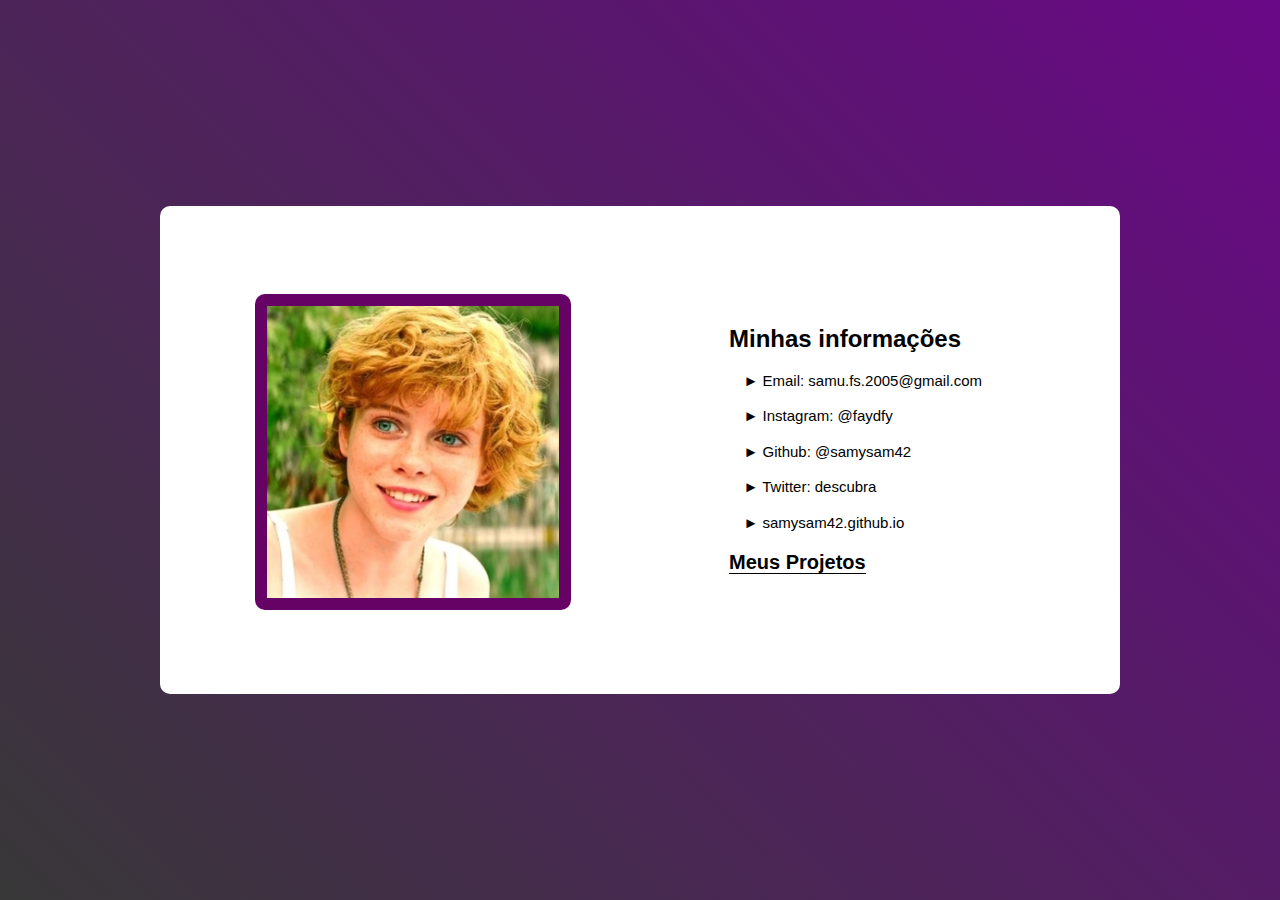
<file: index.html>
<!DOCTYPE html>
<html lang="en">
<head>
	<title>Perfil Pessoal</title>
	<meta charset="UTF-8">
	<meta name="viewport" content="width=device-width, initial-scale=1">
	<link rel="icon" type="image/png" href="images/icons/favicon.ico"/>
	<link rel="stylesheet" type="text/css" href="main.css">
<!--===============================================================================================-->
</head>
<body>
	
	<div class="limiter">
		<div class="container-login100">
			<div class="wrap-login100">
				<div class="login100-pic js-tilt" data-tilt>
					<img style="border: solid rgb(102, 2, 102) 12px; margin-top: -28%; margin-bottom: 15%; border-radius: 10px" src="images/eu.jpg" alt="IMG">
				</div>

				<form class="login100-form validate-form">
					<span style="padding: 5%; margin-top: -25%; font-family: helvetica; color: black;" class="login100-form-title">
						<b>Minhas informações</b>
					</span>

					<div class="wrap-input100 validate-input">
						<a style="margin-left: 15%; font-size: 15px; font-family: helvetica; color: black;">► Email: samu.fs.2005@gmail.com</a>
					
						<span class="symbol-input100">
							<i class="fa fa-envelope" aria-hidden="true"></i>
						</span>
					</div>


					<div class="wrap-input100 validate-input">
						<a style="margin-left: 15%; font-size: 15px; font-family: helvetica; color: black;">► Instagram: @faydfy</a>
					
						<span class="symbol-input100">
							<i class="fa fa-instagram" aria-hidden="true"></i>
						</span>
					</div>

					<div class="wrap-input100 validate-input">
						<a style="margin-left: 15%; font-size: 15px; font-family: helvetica; color: black;">► Github: @samysam42</a>
					
						<span class="symbol-input100">
							<i class="fa fa-github" aria-hidden="true"></i>
						</span>
					</div>

					<div class="wrap-input100 validate-input">
						<a style="margin-left: 15%; font-size: 15px; font-family: helvetica; color: black;">► Twitter: descubra</a>
					
						<span class="symbol-input100">
							<i class="fa fa-twitter" aria-hidden="true"></i>
						</span>
					</div>

					<div class="wrap-input100 validate-input">
						<a style="margin-left: 15%; font-size: 15px; font-family: helvetica; color: black;">► samysam42.github.io</a>
					
						<span class="symbol-input100">
							<i class="fa fa-codepen" aria-hidden="true"></i>
						</span>
					</div>

					<div class="wrap-input100 validate-input">
						<a href="projects.html" style="margin-left: 10%; font-size: 20px; font-family: helvetica; color: black; text-decoration: none; border-bottom: 1px solid black;"><b>Meus Projetos</b></a>
					
						<span class="symbol-input100">
							<i class="fa fa-link" aria-hidden="true"></i>
						</span>
					</div>
				</form>
			</div>
		</div>
	</div>
</body>
</file>
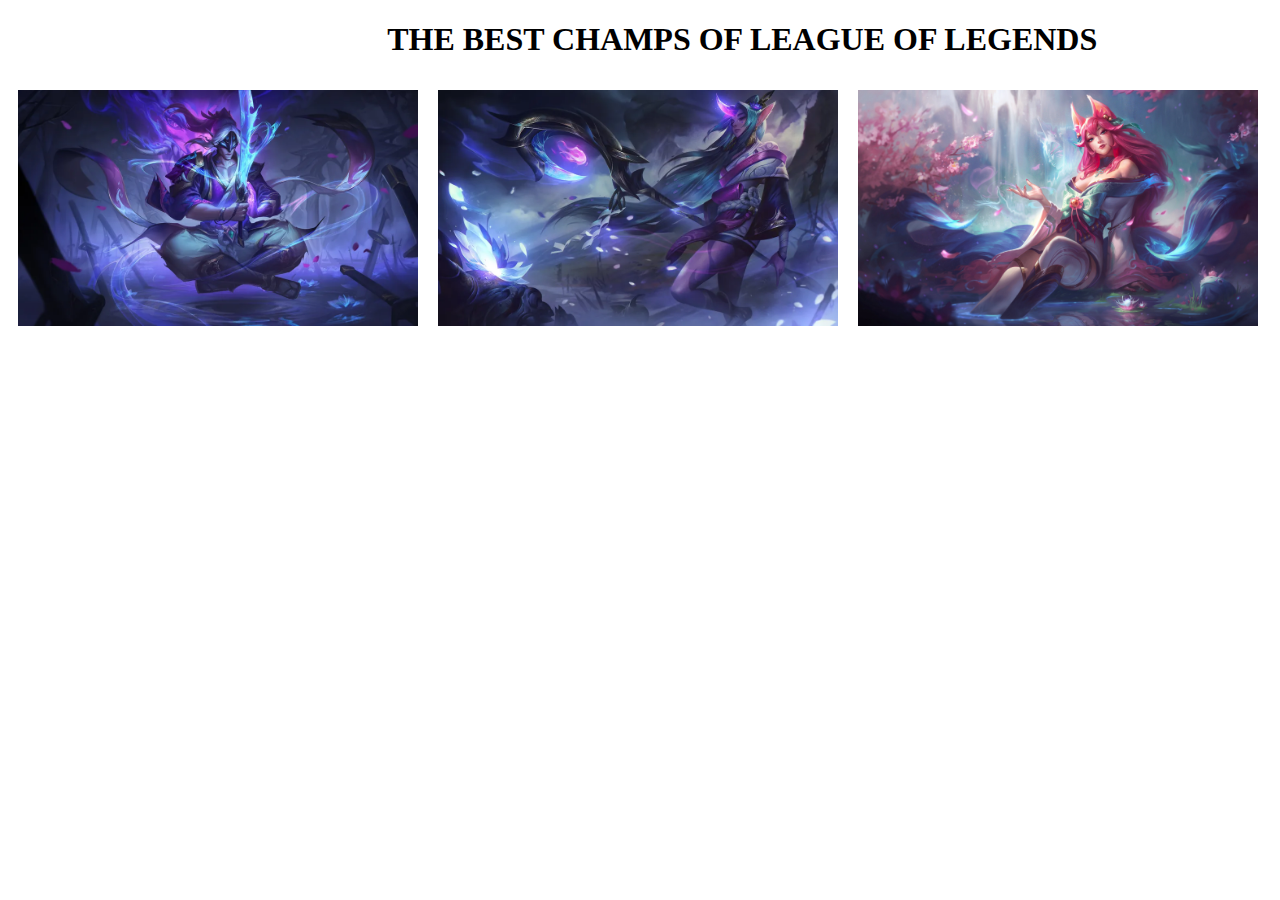
<file: assincrona/index.html>
<!DOCTYPE html>
<html lang="pt-BR">
<head>
    <meta charset="UTF-8">
    <meta http-equiv="X-UA-Compatible" content="IE=edge">
    <meta name="viewport" content="width=device-width, initial-scale=1.0">
    <link rel="stylesheet" href="./style.css">
    <script src="./script.js" defer></script>
    <title>Comunicação Assíncrona</title>
</head>
<body>
    <h1 id="title">THE BEST CHAMPS OF LEAGUE OF LEGENDS</h1>
    <div id="cb11"></div>
</body>
</html>
</file>
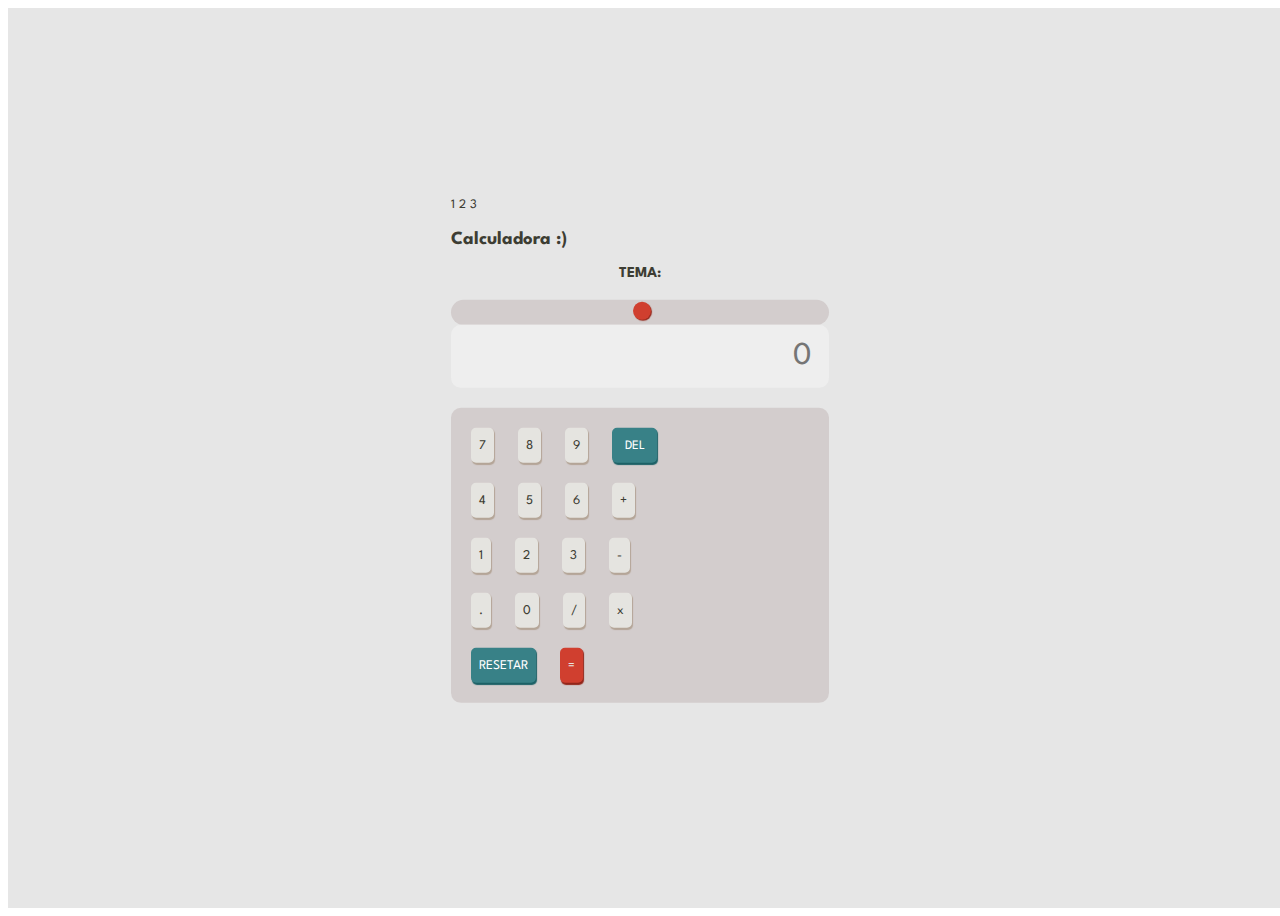
<file: calculadora/index.html>
<!DOCTYPE html>
<html lang="pt-br">
<head>
    <!-- Basics Metas Configs -->
    <meta charset="UTF-8">
    <meta http-equiv="X-UA-Compatible" content="IE=edge">
    <meta name="viewport" content="width=device-width, initial-scale=1.0">

    <!-- Description for Google Searchs -->
    <meta 
        name="description"
        content="This Responsive Calculator is a portifolio project and challenge made by Frotntend Mentor"
    >

    <title>Calculadora</title>

    <!-- Favicon -->
    <link rel="shortcut icon" href="images/favicon-32x32.png" type="image/x-icon">

    <!-- Boosttap CSS link -->
    <link href="https://cdn.jsdelivr.net/npm/bootstrap@5.0.2/dist/css/bootstrap.min.css" rel="stylesheet" integrity="sha384-EVSTQN3/azprG1Anm3QDgpJLIm9Nao0Yz1ztcQTwFspd3yD65VohhpuuCOmLASjC" crossorigin="anonymous">

    <!-- Default style CSS -->
    <link rel="stylesheet" href="style.css">

</head>
<body>
    
    <div class="calc container-fluid">
        <div class="row calc-content justify-content-center w-100 mx-auto">
            <div class="col-12 col-md-8 col-lg-6 col-xl-4 ">

                <!-- Top of the Calculator -->
                <div class="container calc-top">

                    <!-- 3 themes options -->
                    <div class="row justify-content-end">
                        <span class="col-1">1</span>
                        <span class="col-1">2</span>
                        <span class="col-1">3</span>
                    </div>

                    <!-- Theme toggle options  -->
                    <div class="calc-top row">

                        <h3 class="col-6">Calculadora :)</h3>
                        <h4 class="col-3">Tema:</h4>

                        <div class="col-3 toggle">
                            <div class="btn-group">
                                <input type="range" id="btnTheme" min="1" max="3" value="1" onchange="myFunction_set(this.value);">
                            </div>
                        </div>

                    </div>

                    <!-- Input to put the results  -->
                    <div class="calc-top-result row">
                        <input type="text" class="col-12" id="result" placeholder="0" disabled></input>
                    </div>
                </div>

                <!-- Bottom of the Calculator -->
                <div class="calc-keys">

                    <!-- All the Keys/Buttons for the Calculator Works -->
                    <div class="container">
                        <div class="row">
                            <input class="col" type="button" value="7" onclick="input('7')">
                            <input class="col" type="button" value="8" onclick="input('8')">
                            <input class="col" type="button" value="9" onclick="input('9')">
                            <input class="col" type="button" value="DEL" id="del" onclick="del()">
                        </div>
                        <div class="row">
                            <input class="col" type="button" value="4" onclick="input('4')">
                            <input class="col" type="button" value="5" onclick="input('5')">
                            <input class="col" type="button" value="6" onclick="input('6')">
                            <input class="col" type="button" value="+" onclick="input('+')">
                        </div>
                        <div class="row">
                            <input class="col" type="button" value="1" onclick="input('1')">
                            <input class="col" type="button" value="2" onclick="input('2')">
                            <input class="col" type="button" value="3" onclick="input('3')">
                            <input class="col" type="button" value="-" onclick="input('-')">
                        </div>
                        <div class="row">
                            <input class="col" type="button" value="." onclick="input('.')">
                            <input class="col" type="button" value="0" onclick="input('0')">
                            <input class="col" type="button" value="/" onclick="input('/')">
                            <input class="col" type="button" value="x" onclick="input('*')">
                        </div>
                        <div class="row">
                            <input class="col" type="button" value="RESETAR" id="reset" onclick="reset()">
                            <input class="col" type="button" value="=" id="equals" onclick="calc()">
                        </div>
                    </div>

                </div>

            </div>
        </div>
    </div>

    <!-- Link Boostrap JS  -->
    <script src="https://cdn.jsdelivr.net/npm/bootstrap@5.0.2/dist/js/bootstrap.bundle.min.js" integrity="sha384-MrcW6ZMFYlzcLA8Nl+NtUVF0sA7MsXsP1UyJoMp4YLEuNSfAP+JcXn/tWtIaxVXM" crossorigin="anonymous"></script>

    <!-- Link Script Js -->
    <script src="script.js"></script>
</body>
</html>
</file>
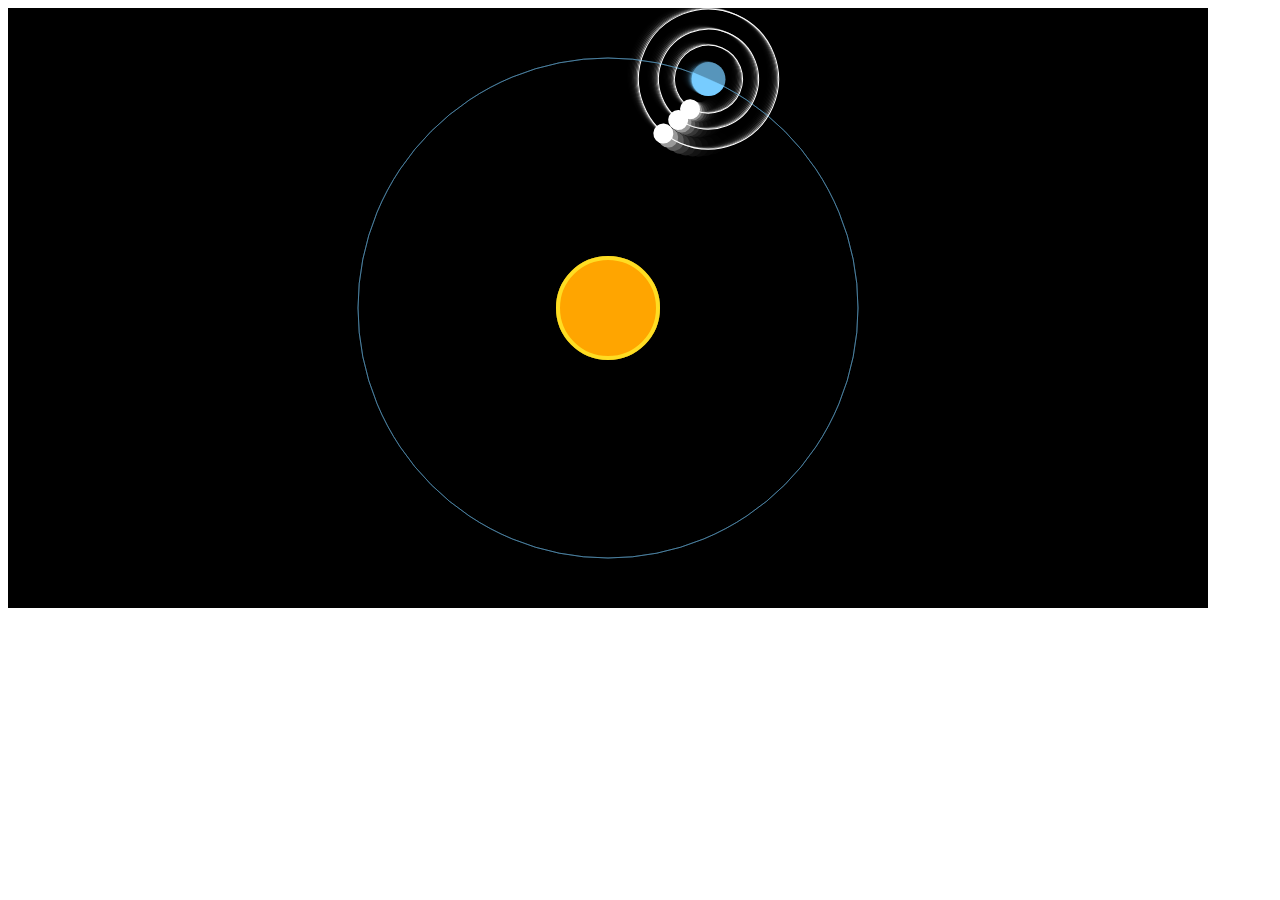
<file: canvas/index.html>
<!DOCTYPE html>
<html lang="en">
<head>
    <meta charset="UTF-8">
    <meta http-equiv="X-UA-Compatible" content="IE=edge">
    <meta name="viewport" content="width=device-width, initial-scale=1.0">
    <title>Canvas 1</title>
    <link rel="stylesheet" href="style.css">
    <script src="scripts.js" defer></script>
</head>
<body>
    <canvas id="ex1" width="1200" height="600">
    </canvas>
</body>
</html>
</file>
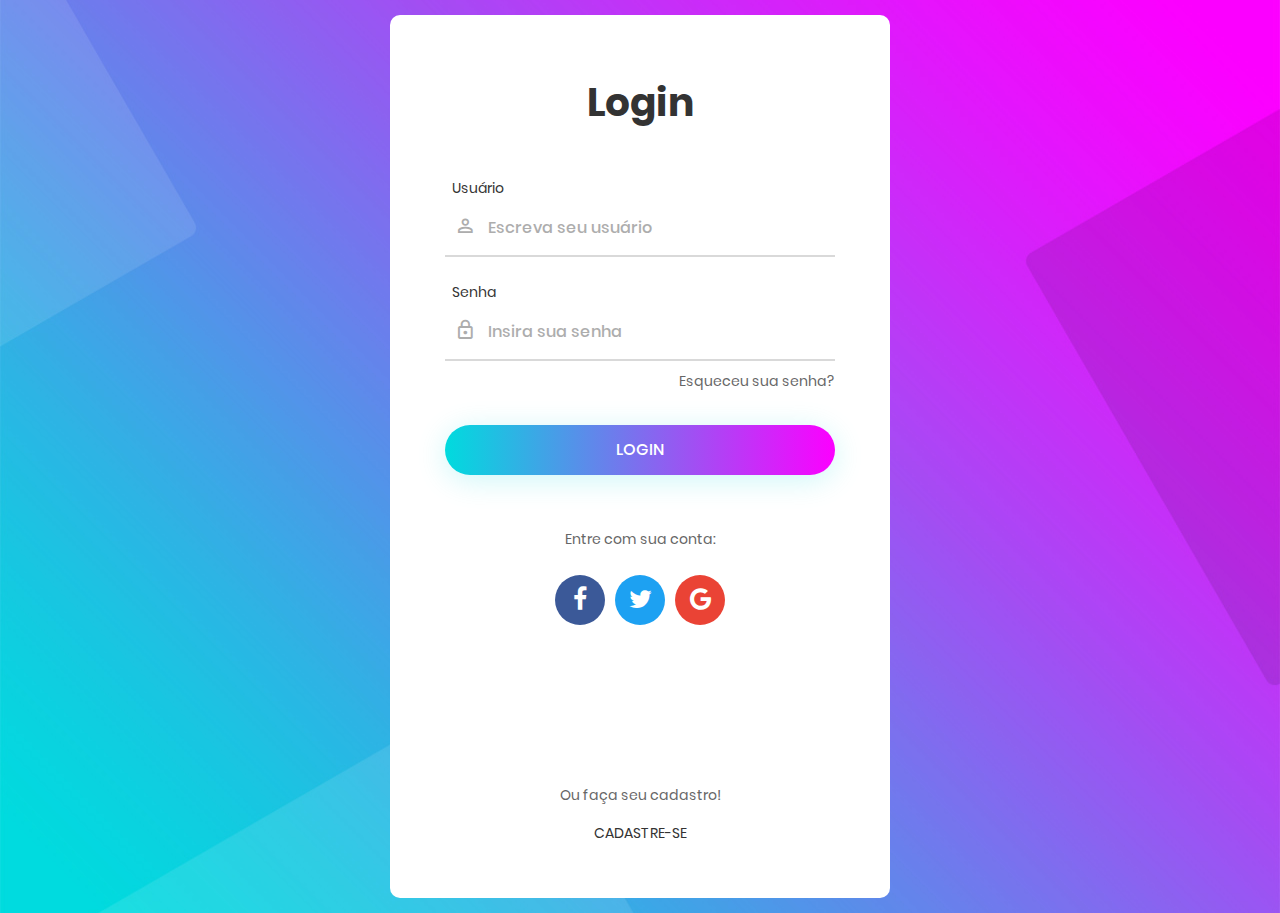
<file: form/index.html>
<!DOCTYPE html>
<html lang="en">
<head>
	<title>Formulário</title>
	<meta charset="UTF-8">
	<meta name="viewport" content="width=device-width, initial-scale=1">
<!--===============================================================================================-->	
	<link rel="icon" type="image/png" href="images/icons/favicon.ico"/>
<!--===============================================================================================-->
	<link rel="stylesheet" type="text/css" href="vendor/bootstrap/css/bootstrap.min.css">
<!--===============================================================================================-->
	<link rel="stylesheet" type="text/css" href="fonts/font-awesome-4.7.0/css/font-awesome.min.css">
<!--===============================================================================================-->
	<link rel="stylesheet" type="text/css" href="fonts/iconic/css/material-design-iconic-font.min.css">
<!--===============================================================================================-->
	<link rel="stylesheet" type="text/css" href="vendor/animate/animate.css">
<!--===============================================================================================-->	
	<link rel="stylesheet" type="text/css" href="vendor/css-hamburgers/hamburgers.min.css">
<!--===============================================================================================-->
	<link rel="stylesheet" type="text/css" href="vendor/animsition/css/animsition.min.css">
<!--===============================================================================================-->
	<link rel="stylesheet" type="text/css" href="vendor/select2/select2.min.css">
<!--===============================================================================================-->	
	<link rel="stylesheet" type="text/css" href="vendor/daterangepicker/daterangepicker.css">
<!--===============================================================================================-->
	<link rel="stylesheet" type="text/css" href="css/util.css">
	<link rel="stylesheet" type="text/css" href="css/main.css">
<!--===============================================================================================-->
</head>
<body>
	
	<div class="limiter">
		<div class="container-login100" style="background-image: url('images/bg-01.jpg');">
			<div class="wrap-login100 p-l-55 p-r-55 p-t-65 p-b-54">
				<form class="login100-form validate-form">
					<span class="login100-form-title p-b-49">
						Login
					</span>

					<div class="wrap-input100 validate-input m-b-23" data-validate = "Username is reauired">
						<span class="label-input100">Usuário</span>
						<input class="input100" type="text" name="username" placeholder="Escreva seu usuário">
						<span class="focus-input100" data-symbol="&#xf206;"></span>
					</div>

					<div class="wrap-input100 validate-input" data-validate="Password is required">
						<span class="label-input100">Senha</span>
						<input class="input100" type="password" name="pass" placeholder="Insira sua senha">
						<span class="focus-input100" data-symbol="&#xf190;"></span>
					</div>
					
					<div class="text-right p-t-8 p-b-31">
						<a href="#">
							Esqueceu sua senha?
						</a>
					</div>
					
					<div class="container-login100-form-btn">
						<div class="wrap-login100-form-btn">
							<div class="login100-form-bgbtn"></div>
							<button class="login100-form-btn">
								Login
							</button>
						</div>
					</div>

					<div class="txt1 text-center p-t-54 p-b-20">
						<span>
							Entre com sua conta:
						</span>
					</div>

					<div class="flex-c-m">
						<a href="https://www.facebook.com/" class="login100-social-item bg1">
							<i class="fa fa-facebook"></i>
						</a>

						<a href="twitter.com" class="login100-social-item bg2">
							<i class="fa fa-twitter"></i>
						</a>

						<a href="gmail.com" class="login100-social-item bg3">
							<i class="fa fa-google"></i>
						</a>
					</div>

					<div class="flex-col-c p-t-155">
						<span class="txt1 p-b-17">
							Ou faça seu cadastro!
						</span>

						<a href="#" class="txt2">
							Cadastre-se
						</a>
					</div>
				</form>
			</div>
		</div>
	</div>
	

	<div id="dropDownSelect1"></div>
	
<!--===============================================================================================-->
	<script src="vendor/jquery/jquery-3.2.1.min.js"></script>
<!--===============================================================================================-->
	<script src="vendor/animsition/js/animsition.min.js"></script>
<!--===============================================================================================-->
	<script src="vendor/bootstrap/js/popper.js"></script>
	<script src="vendor/bootstrap/js/bootstrap.min.js"></script>
<!--===============================================================================================-->
	<script src="vendor/select2/select2.min.js"></script>
<!--===============================================================================================-->
	<script src="vendor/daterangepicker/moment.min.js"></script>
	<script src="vendor/daterangepicker/daterangepicker.js"></script>
<!--===============================================================================================-->
	<script src="vendor/countdowntime/countdowntime.js"></script>
<!--===============================================================================================-->
	<script src="js/main.js"></script>

</body>
</html>
</file>
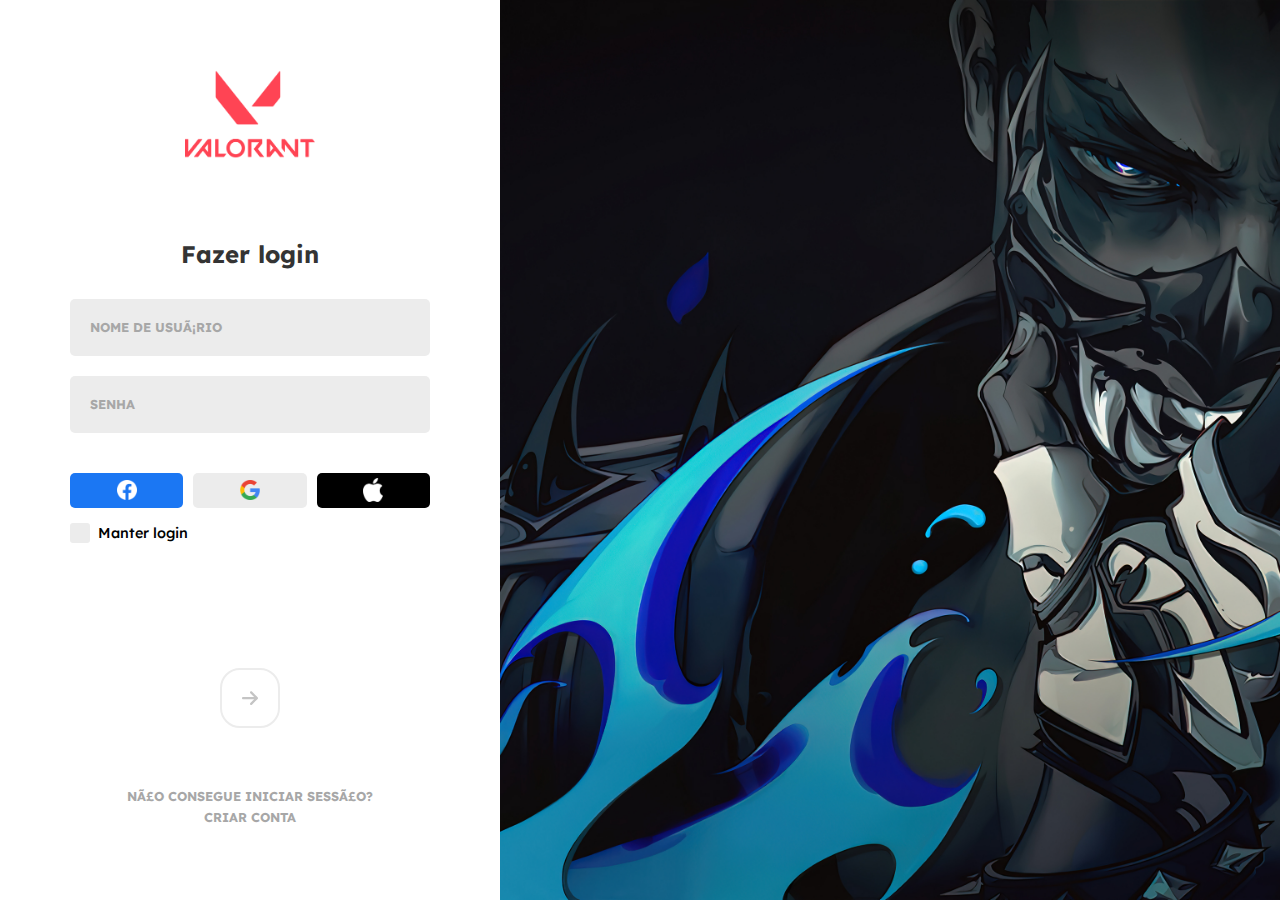
<file: lolzin/index.html>
<!DOCTYPE html>
<html lang="pt-br">
<head>
  <meta charset="UTF">
  <meta name="viewport" content="width=device-width, initial-scale=1.0">

  <link rel="stylesheet" href="./style.css">
  
  <script src="./script.js" defer></script>

  <title>Riot Games</title>
</head>
<body>

  <main>
    <section class="login">

      <div class="wrapper">
        <img src="./images/logo.png" class="login__logo">

        <h1 class="login__title">Fazer login</h1>
    
        <label class="login__label">
          <span>nome de usuário</span>
          <input type="text" name="username" class="input">
        </label>
  
        <label class="login__label">
          <span>senha</span>
          <input type="password" name="password" class="input">
        </label>
  
        <div class="login__icons">
          <button type="button" class="icons__button">
            <img src="./images/facebook-icon.png" alt="facebok">
          </button>
  
          <button type="button" class="icons__button">
            <img src="./images/google-icon.png" alt="facebok">
          </button>
  
          <button type="button" class="icons__button">
            <img src="./images/apple-icon.png" alt="facebok">
          </button>
        </div>
  
        <label class="login__label--checkbox">
          <input type="checkbox" class="input--checkbox">
          Manter login
        </label>
      </div>

      <div class="wrapper">
        <button type="button" class="login__button" disabled>
          <svg xmlns="http://www.w3.org/2000/svg" viewBox="0 0 448 512">
            <path d="M438.6 278.6l-160 160C272.4 444.9 264.2 448 256 448s-16.38-3.125-22.62-9.375c-12.5-12.5-12.5-32.75 0-45.25L338.8 288H32C14.33 288 .0016 273.7 .0016 256S14.33 224 32 224h306.8l-105.4-105.4c-12.5-12.5-12.5-32.75 0-45.25s32.75-12.5 45.25 0l160 160C451.1 245.9 451.1 266.1 438.6 278.6z"/>
          </svg>
        </button>
  
        <a href="#" class="login__link">não consegue iniciar sessão?</a>
        <a href="#" class="login__link">criar conta</a>
      </div>

    </section>

    <section class="wallpaper"></section>
  </main>
  
</body>
</html>
</file>
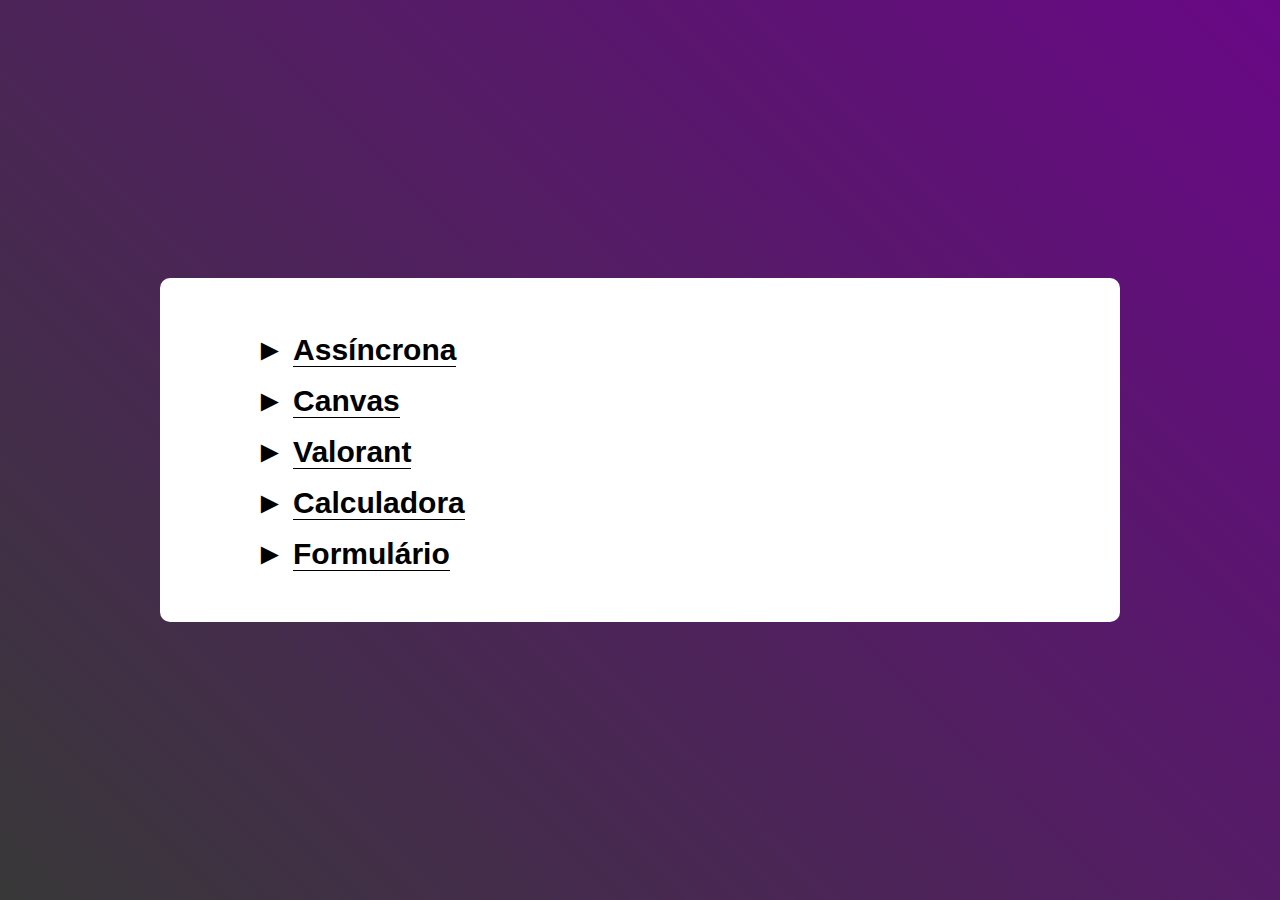
<file: projects.html>
<!DOCTYPE html>
<html lang="en">
<head>
	<title>Perfil Pessoal</title>
	<meta charset="UTF-8">
	<meta name="viewport" content="width=device-width, initial-scale=1">
	<link rel="icon" type="image/png" href="images/icons/favicon.ico"/>
	<link rel="stylesheet" type="text/css" href="main.css">
<!--===============================================================================================-->
</head>
<body>
	
	<div class="limiter">
		<div class="container-login100">
			<div class="wrap-login100">
				
				<form class="login100-form validate-form">
					<span style="padding: 5%; margin-top: -55%; font-family: helvetica; color: black;" class="login100-form-title">
					</span>

						<div class="wrap-input100 validate-input">
						<a href="./assincrona/index.html" style="font-size: 30px; font-family: helvetica; color: black; text-decoration: none;">► <b style="border-bottom: 1px solid black;">Assíncrona</b></a>
						<div class="wrap-input100 validate-input">
						<a href="./canvas/index.html" style="font-size: 30px; font-family: helvetica; color: black; text-decoration: none;">► <b style="border-bottom: 1px solid black;">Canvas</b></a>
						<div class="wrap-input100 validate-input">
						<a href="./lolzin/index.html" style="font-size: 30px; font-family: helvetica; color: black; text-decoration: none;">► <b style="border-bottom: 1px solid black;">Valorant</b></a>
						<div class="wrap-input100 validate-input">
						<a href="./calculadora/index.html" style="font-size: 30px; font-family: helvetica; color: black; text-decoration: none;">► <b style="border-bottom: 1px solid black;">Calculadora</b></a>
						<div class="wrap-input100 validate-input">
						<a href="./form/index.html" style="font-size: 30px; font-family: helvetica; color: black; text-decoration: none;">► <b style="border-bottom: 1px solid black;">Formulário</b></a>
						<span class="symbol-input100">
							<i class="fa fa-link" aria-hidden="true"></i>
						</span>
					</div>

					
					
						</a>
					</div>
				</form>
			</div>
		</div>
	</div>
</file>
<file: main.css>
* {
	margin: 0px; 
	padding: 0px; 
	box-sizing: border-box;
}

body, html {
	height: 100%;
	font-family: Verdana;
}

/*---------------------------------------------*/
a {
	font-family: Poppins-Regular;
	font-size: 14px;
	line-height: 1.7;
	color: #666666;
	margin: 0px;
	transition: all 0.4s;
	-webkit-transition: all 0.4s;
  -o-transition: all 0.4s;
  -moz-transition: all 0.4s;
}

a:focus {
	outline: none !important;
}

a:hover {
	text-decoration: none;
  color: #57b846;
}

/*---------------------------------------------*/
h1,h2,h3,h4,h5,h6 {
	margin: 0px;
}

p {
	font-family: Poppins-Regular;
	font-size: 14px;
	line-height: 1.7;
	color: #666666;
	margin: 0px;
}

ul, li {
	margin: 0px;
	list-style-type: none;
}


/*---------------------------------------------*/
input {
	outline: none;
	border: none;
}

textarea {
  outline: none;
  border: none;
}

textarea:focus, input:focus {
  border-color: transparent !important;
}

input:focus::-webkit-input-placeholder { color:transparent; }
input:focus:-moz-placeholder { color:transparent; }
input:focus::-moz-placeholder { color:transparent; }
input:focus:-ms-input-placeholder { color:transparent; }

textarea:focus::-webkit-input-placeholder { color:transparent; }
textarea:focus:-moz-placeholder { color:transparent; }
textarea:focus::-moz-placeholder { color:transparent; }
textarea:focus:-ms-input-placeholder { color:transparent; }

input::-webkit-input-placeholder { color: #999999; }
input:-moz-placeholder { color: #999999; }
input::-moz-placeholder { color: #999999; }
input:-ms-input-placeholder { color: #999999; }

textarea::-webkit-input-placeholder { color: #999999; }
textarea:-moz-placeholder { color: #999999; }
textarea::-moz-placeholder { color: #999999; }
textarea:-ms-input-placeholder { color: #999999; }

/*---------------------------------------------*/
button {
	outline: none !important;
	border: none;
	background: transparent;
}

button:hover {
	cursor: pointer;
}

iframe {
	border: none !important;
}


/*//////////////////////////////////////////////////////////////////
[ Utility ]*/
.txt1 {
  font-family: Poppins-Regular;
  font-size: 13px;
  line-height: 1.5;
  color: #999999;
}

.txt2 {
  font-family: Poppins-Regular;
  font-size: 13px;
  line-height: 1.5;
  color: #666666;
}


/*//////////////////////////////////////////////////////////////////
[ login ]*/

.limiter {
  width: 100%;
  margin: 0 auto;
}

.container-login100 {
  width: 100%;  
  min-height: 100vh;
  display: -webkit-box;
  display: -webkit-flex;
  display: -moz-box;
  display: -ms-flexbox;
  display: flex;
  flex-wrap: wrap;
  justify-content: center;
  align-items: center;
  padding: 15px;
  background: #9053c7;
  background: linear-gradient(-135deg, #690886, #383838);
}

.wrap-login100 {
  width: 960px;
  background: #fff;
  border-radius: 10px;
  overflow: hidden;

  display: -webkit-box;
  display: -webkit-flex;
  display: -moz-box;
  display: -ms-flexbox;
  display: flex;
  flex-wrap: wrap;
  justify-content: space-between;
  padding: 177px 130px 33px 95px;
}

/*------------------------------------------------------------------
[  ]*/
.login100-pic {
  width: 316px;
}

.login100-pic img {
  max-width: 100%;
}


/*------------------------------------------------------------------
[  ]*/
.login100-form {
  width: 290px;
}

.login100-form-title {
  font-family: Poppins-Bold;
  font-size: 24px;
  color: #333333;
  line-height: 1.2;
  text-align: center;

  width: 100%;
  display: block;
  padding-bottom: 54px;
}


/*---------------------------------------------*/
.wrap-input100 {
  position: relative;
  width: 100%;
  z-index: 1;
  margin-bottom: 10px;
}

.input100 {
  font-family: Poppins-Medium;
  font-size: 15px;
  line-height: 1.5;
  color: #666666;

  display: block;
  width: 100%;
  background: #e6e6e6;
  height: 43px;
  border-radius: 25px;
  padding: 0 30px 0 68px;
}


/*------------------------------------------------------------------
[ Focus ]*/
.focus-input100 {
  display: block;
  position: absolute;
  border-radius: 25px;
  bottom: 0;
  left: 0;
  z-index: -1;
  width: 100%;
  height: 100%;
  box-shadow: 0px 0px 0px 0px;
  color: rgba(87,184,70, 0.8);
}

.input100:focus + .focus-input100 {
  -webkit-animation: anim-shadow 0.5s ease-in-out forwards;
  animation: anim-shadow 0.5s ease-in-out forwards;
}

@-webkit-keyframes anim-shadow {
  to {
    box-shadow: 0px 0px 70px 25px;
    opacity: 0;
  }
}

@keyframes anim-shadow {
  to {
    box-shadow: 0px 0px 70px 25px;
    opacity: 0;
  }
}

.symbol-input100 {
  font-size: 15px;

  display: -webkit-box;
  display: -webkit-flex;
  display: -moz-box;
  display: -ms-flexbox;
  display: flex;
  align-items: center;
  position: absolute;
  border-radius: 25px;
  bottom: 0;
  left: 0;
  width: 100%;
  height: 100%;
  padding-left: 35px;
  pointer-events: none;
  color: #666666;

  -webkit-transition: all 0.4s;
  -o-transition: all 0.4s;
  -moz-transition: all 0.4s;
  transition: all 0.4s;
}

.input100:focus + .focus-input100 + .symbol-input100 {
  color: #57b846;
  padding-left: 28px;
}

/*------------------------------------------------------------------
[ Button ]*/
.container-login100-form-btn {
  width: 100%;
  display: -webkit-box;
  display: -webkit-flex;
  display: -moz-box;
  display: -ms-flexbox;
  display: flex;
  flex-wrap: wrap;
  justify-content: center;
  padding-top: 20px;
}

.login100-form-btn {
  font-family: Montserrat-Bold;
  font-size: 15px;
  line-height: 1.5;
  color: #fff;
  text-transform: uppercase;

  width: 100%;
  height: 50px;
  border-radius: 25px;
  background: #57b846;
  display: -webkit-box;
  display: -webkit-flex;
  display: -moz-box;
  display: -ms-flexbox;
  display: flex;
  justify-content: center;
  align-items: center;
  padding: 0 25px;

  -webkit-transition: all 0.4s;
  -o-transition: all 0.4s;
  -moz-transition: all 0.4s;
  transition: all 0.4s;
}

.login100-form-btn:hover {
  background: #333333;
}



/*------------------------------------------------------------------
[ Responsive ]*/



@media (max-width: 992px) {
  .wrap-login100 {
    padding: 177px 90px 33px 85px;
  }

  .login100-pic {
    width: 35%;
  }

  .login100-form {
    width: 50%;
  }
}

@media (max-width: 768px) {
  .wrap-login100 {
    padding: 100px 80px 33px 80px;
  }

  .login100-pic {
    display: none;
  }

  .login100-form {
    width: 100%;
  }
}

@media (max-width: 576px) {
  .wrap-login100 {
    padding: 100px 15px 33px 15px;
  }
}


/*------------------------------------------------------------------
[ Alert validate ]*/

.validate-input {
  position: relative;
}

.alert-validate::before {
  content: attr(data-validate);
  position: absolute;
  max-width: 70%;
  background-color: white;
  border: 1px solid #c80000;
  border-radius: 13px;
  padding: 4px 25px 4px 10px;
  top: 50%;
  -webkit-transform: translateY(-50%);
  -moz-transform: translateY(-50%);
  -ms-transform: translateY(-50%);
  -o-transform: translateY(-50%);
  transform: translateY(-50%);
  right: 8px;
  pointer-events: none;

  font-family: Poppins-Medium;
  color: #c80000;
  font-size: 13px;
  line-height: 1.4;
  text-align: left;

  visibility: hidden;
  opacity: 0;

  -webkit-transition: opacity 0.4s;
  -o-transition: opacity 0.4s;
  -moz-transition: opacity 0.4s;
  transition: opacity 0.4s;
}

.alert-validate::after {
  content: "\f06a";
  font-family: FontAwesome;
  display: block;
  position: absolute;
  color: #c80000;
  font-size: 15px;
  top: 50%;
  -webkit-transform: translateY(-50%);
  -moz-transform: translateY(-50%);
  -ms-transform: translateY(-50%);
  -o-transform: translateY(-50%);
  transform: translateY(-50%);
  right: 13px;
}

.alert-validate:hover:before {
  visibility: visible;
  opacity: 1;
}

@media (max-width: 992px) {
  .alert-validate::before {
    visibility: visible;
    opacity: 1;
  }
}
</file>
<file: assincrona/style.css>
#cb11{
    display: flex;
    flex-direction: row;
    flex-wrap: nowrap;
    overflow-x: scroll;


}

#title{
    font-family: Poppins;
    margin-left: 30%;
}

img {
    width: 400px;
    padding: 10px;
}
</file>
<file: calculadora/style.css>
/* Importing Font */
@import url('https://fonts.googleapis.com/css2?family=Spartan:wght@700&display=swap');

/* Font settings */
*{
    font-family: 'Spartan', sans-serif;
}

/* Cores */
:root{
    --background          : #3a4764;
    --background-dark     : #232c43;
    --background-very-dark: #182034;


    --key-color-top       : #ffffff;
    --key-color-bottom    : #3a4764;
    --key-background      : #eae3dc;
    --key-background-dark : #dfd9d2;
    --key-shadow          : #b4a597;

    --key-blue-background : #637097;
    --key-blue-shadow     : #404e72;

    --key-red-background  : #d03f2f;
    --key-red-shadow      : #93261a;

    --transition: 1s;
}

/* Background settings */
.calc{
    background-color: var(--background);
    width: 100vw;
    height: 100vh;
    transition: var(--transition);
}
.calc-content{  
    position: absolute;
    top: 50%;
    left: 50%;
    transform: translate(-50%, -50%);
}

/* Top of the calculator */
.calc-top h3{
    color: var(--key-color-top);
    transition: var(--transition);
}

.calc-top h4{
    color: var(--key-color-top);
    text-transform: uppercase;
    font-size: 15px;
    text-align: center;
    margin-top: 5px;
    transition: var(--transition);
}
.calc-top span{
    color: var(--key-color-top);
    font-size: 13px;
    transition: var(--transition);
}
.calc-top-result input{
    background-color: var(--background-very-dark); 
    color: var(--key-color-top);
    border: none;
    margin-bottom: 20px;
    text-align: right;
    padding: 17px;
    font-size: 32px;
    border-radius: 10px;
    transition: var(--transition);
}

/* Keys or Bottons */
.calc-keys{
    background-color: var(--background-dark);
    border-radius: 10px;
    padding: 10px;
    transition: var(--transition);
}
.calc-keys input{
    background-color: var(--key-background);
    color: var(--key-color-bottom);
    border: 2px solid var(--key-background);
    border-radius: 5px;
    box-shadow: 1px 1.5px 1px var(--key-shadow);
    margin: 10px;
    height: 35px;
    transition: var(--transition);
}
#reset, #del{
    background-color: var(--key-blue-background);
    color: #FFF;
    box-shadow: 1px 1.5px 1px var(--key-blue-shadow);
    border: 2px solid var(--key-blue-background);
    transition: var(--transition);
}
#del{
    font-size: 13px;
    padding: 0 3%;
}
#equals{
    background-color: var(--key-red-background);
    color: var(--key-background);
    box-shadow: 1px 1.5px 1px var(--key-red-shadow);
    border: 2px solid var(--key-red-background);
    transition: var(--transition);
}

/* Keys hover animations */
.calc-keys input:hover{
    border: 2px solid var(--key-background);
    color: var(--key-color-top);
    background-color: hsla(0, 0%, 100%, 0);
    transition: 0.5s;
}
#reset:hover, #del:hover{
    border: 2px solid var(--key-blue-background);
    color: var(--key-blue-background);
    background-color: hsla(0, 0%, 100%, 0);
    transition: 0.5s;
}
#equals:hover{
    border: 2px solid var(--key-red-background);
    color: var(--key-red-background);
    background-color: hsla(0, 0%, 100%, 0);
    transition: 0.5s;
}

/* Keys activated */
.calc-keys input:active{
    box-shadow: 3px 3px 3px var(--key-shadow);
    background-color: var(--key-background);
    color: var(--background);
}
#reset:active, #del:active{
    box-shadow: 3px 3px 3px var(--key-blue-shadow);
    background-color: var(--key-blue-background);
    color: var(--key-background);
}
#equals:active{
    box-shadow: 3px 3px 3px var(--key-red-shadow);
    background-color: var(--key-red-background);
    color: var(--key-background);
}

/* Toggle theme button */
/* Basics configs for styling input type range */
input[type=range] {
    -webkit-appearance: none; /* Hides the slider so that custom slider can be made */
    width: 100%; /* Specific width is required for Firefox. */
    background: transparent; /* Otherwise white in Chrome */
}
  
input[type=range]::-webkit-slider-thumb {
    -webkit-appearance: none;
}
  
input[type=range]:focus {
    outline: none; /* Removes the blue border. You should probably do some kind of focus styling for accessibility reasons though. */
}
  
input[type=range]::-ms-track {
    width: 100%;
    cursor: pointer;
  
    /* Hides the slider so custom styles can be added */
    background: transparent; 
    border-color: transparent;
    color: transparent;
}

/* Styling Thumb for diferents browsers */
/* thumb = circle on the range */

/* WebKit/Blink */
input[type=range]::-webkit-slider-thumb {
    -webkit-appearance: none;
    border: none;
    height: 18px;
    width: 18px;
    border-radius: 20px;
    background: var(--key-red-background);
    cursor: pointer;
    box-shadow: 1px 1px 1px var(--key-red-shadow);
    transition: var(--transition);
}
/* Firefox */
input[type=range]::-moz-range-thumb {
    -webkit-appearance: none;
    border: none;
    height: 18px;
    width: 18px;
    border-radius: 20px;
    background: var(--key-red-background);
    cursor: pointer;
    box-shadow: 1px 1px 1px var(--key-red-shadow);
}
  
  /* IE */
input[type=range]::-ms-thumb {
    -webkit-appearance: none;
    border: none;
    height: 18px;
    width: 18px;
    border-radius: 20px;
    background: var(--key-red-background);
    cursor: pointer;
    box-shadow: 1px 1px 1px var(--key-red-shadow);
}
/* Style for background */
.toggle{
    background-color: var(--background-dark);
    border-radius: 25px;
    height: 25px;
    padding: 0 6px !important;
    transition: var(--transition);
}
/* This make user can click and drag the button */
.toggle input{
    width: 100%;
}

/* ======================= Theme 2 ======================= */
</file>
<file: canvas/style.css>
#exemplo {
    border: 2px solid #6666;
    /* width: 1000px;
    height: 640px; */
}
</file>
<file: form/vendor/daterangepicker/daterangepicker.css>
.daterangepicker {
  position: absolute;
  color: inherit;
  background-color: #fff;
  border-radius: 4px;
  width: 278px;
  padding: 4px;
  margin-top: 1px;
  top: 100px;
  left: 20px;
  /* Calendars */ }
  .daterangepicker:before, .daterangepicker:after {
    position: absolute;
    display: inline-block;
    border-bottom-color: rgba(0, 0, 0, 0.2);
    content: ''; }
  .daterangepicker:before {
    top: -7px;
    border-right: 7px solid transparent;
    border-left: 7px solid transparent;
    border-bottom: 7px solid #ccc; }
  .daterangepicker:after {
    top: -6px;
    border-right: 6px solid transparent;
    border-bottom: 6px solid #fff;
    border-left: 6px solid transparent; }
  .daterangepicker.opensleft:before {
    right: 9px; }
  .daterangepicker.opensleft:after {
    right: 10px; }
  .daterangepicker.openscenter:before {
    left: 0;
    right: 0;
    width: 0;
    margin-left: auto;
    margin-right: auto; }
  .daterangepicker.openscenter:after {
    left: 0;
    right: 0;
    width: 0;
    margin-left: auto;
    margin-right: auto; }
  .daterangepicker.opensright:before {
    left: 9px; }
  .daterangepicker.opensright:after {
    left: 10px; }
  .daterangepicker.dropup {
    margin-top: -5px; }
    .daterangepicker.dropup:before {
      top: initial;
      bottom: -7px;
      border-bottom: initial;
      border-top: 7px solid #ccc; }
    .daterangepicker.dropup:after {
      top: initial;
      bottom: -6px;
      border-bottom: initial;
      border-top: 6px solid #fff; }
  .daterangepicker.dropdown-menu {
    max-width: none;
    z-index: 3001; }
  .daterangepicker.single .ranges, .daterangepicker.single .calendar {
    float: none; }
  .daterangepicker.show-calendar .calendar {
    display: block; }
  .daterangepicker .calendar {
    display: none;
    max-width: 270px;
    margin: 4px; }
    .daterangepicker .calendar.single .calendar-table {
      border: none; }
    .daterangepicker .calendar th, .daterangepicker .calendar td {
      white-space: nowrap;
      text-align: center;
      min-width: 32px; }
  .daterangepicker .calendar-table {
    border: 1px solid #fff;
    padding: 4px;
    border-radius: 4px;
    background-color: #fff; }
  .daterangepicker table {
    width: 100%;
    margin: 0; }
  .daterangepicker td, .daterangepicker th {
    text-align: center;
    width: 20px;
    height: 20px;
    border-radius: 4px;
    border: 1px solid transparent;
    white-space: nowrap;
    cursor: pointer; }
    .daterangepicker td.available:hover, .daterangepicker th.available:hover {
      background-color: #eee;
      border-color: transparent;
      color: inherit; }
    .daterangepicker td.week, .daterangepicker th.week {
      font-size: 80%;
      color: #ccc; }
  .daterangepicker td.off, .daterangepicker td.off.in-range, .daterangepicker td.off.start-date, .daterangepicker td.off.end-date {
    background-color: #fff;
    border-color: transparent;
    color: #999; }
  .daterangepicker td.in-range {
    background-color: #ebf4f8;
    border-color: transparent;
    color: #000;
    border-radius: 0; }
  .daterangepicker td.start-date {
    border-radius: 4px 0 0 4px; }
  .daterangepicker td.end-date {
    border-radius: 0 4px 4px 0; }
  .daterangepicker td.start-date.end-date {
    border-radius: 4px; }
  .daterangepicker td.active, .daterangepicker td.active:hover {
    background-color: #357ebd;
    border-color: transparent;
    color: #fff; }
  .daterangepicker th.month {
    width: auto; }
  .daterangepicker td.disabled, .daterangepicker option.disabled {
    color: #999;
    cursor: not-allowed;
    text-decoration: line-through; }
  .daterangepicker select.monthselect, .daterangepicker select.yearselect {
    font-size: 12px;
    padding: 1px;
    height: auto;
    margin: 0;
    cursor: default; }
  .daterangepicker select.monthselect {
    margin-right: 2%;
    width: 56%; }
  .daterangepicker select.yearselect {
    width: 40%; }
  .daterangepicker select.hourselect, .daterangepicker select.minuteselect, .daterangepicker select.secondselect, .daterangepicker select.ampmselect {
    width: 50px;
    margin-bottom: 0; }
  .daterangepicker .input-mini {
    border: 1px solid #ccc;
    border-radius: 4px;
    color: #555;
    height: 30px;
    line-height: 30px;
    display: block;
    vertical-align: middle;
    margin: 0 0 5px 0;
    padding: 0 6px 0 28px;
    width: 100%; }
    .daterangepicker .input-mini.active {
      border: 1px solid #08c;
      border-radius: 4px; }
  .daterangepicker .daterangepicker_input {
    position: relative; }
    .daterangepicker .daterangepicker_input i {
      position: absolute;
      left: 8px;
      top: 8px; }
  .daterangepicker.rtl .input-mini {
    padding-right: 28px;
    padding-left: 6px; }
  .daterangepicker.rtl .daterangepicker_input i {
    left: auto;
    right: 8px; }
  .daterangepicker .calendar-time {
    text-align: center;
    margin: 5px auto;
    line-height: 30px;
    position: relative;
    padding-left: 28px; }
    .daterangepicker .calendar-time select.disabled {
      color: #ccc;
      cursor: not-allowed; }

.ranges {
  font-size: 11px;
  float: none;
  margin: 4px;
  text-align: left; }
  .ranges ul {
    list-style: none;
    margin: 0 auto;
    padding: 0;
    width: 100%; }
  .ranges li {
    font-size: 13px;
    background-color: #f5f5f5;
    border: 1px solid #f5f5f5;
    border-radius: 4px;
    color: #08c;
    padding: 3px 12px;
    margin-bottom: 8px;
    cursor: pointer; }
    .ranges li:hover {
      background-color: #08c;
      border: 1px solid #08c;
      color: #fff; }
    .ranges li.active {
      background-color: #08c;
      border: 1px solid #08c;
      color: #fff; }

/*  Larger Screen Styling */
@media (min-width: 564px) {
  .daterangepicker {
    width: auto; }
    .daterangepicker .ranges ul {
      width: 160px; }
    .daterangepicker.single .ranges ul {
      width: 100%; }
    .daterangepicker.single .calendar.left {
      clear: none; }
    .daterangepicker.single.ltr .ranges, .daterangepicker.single.ltr .calendar {
      float: left; }
    .daterangepicker.single.rtl .ranges, .daterangepicker.single.rtl .calendar {
      float: right; }
    .daterangepicker.ltr {
      direction: ltr;
      text-align: left; }
      .daterangepicker.ltr .calendar.left {
        clear: left;
        margin-right: 0; }
        .daterangepicker.ltr .calendar.left .calendar-table {
          border-right: none;
          border-top-right-radius: 0;
          border-bottom-right-radius: 0; }
      .daterangepicker.ltr .calendar.right {
        margin-left: 0; }
        .daterangepicker.ltr .calendar.right .calendar-table {
          border-left: none;
          border-top-left-radius: 0;
          border-bottom-left-radius: 0; }
      .daterangepicker.ltr .left .daterangepicker_input {
        padding-right: 12px; }
      .daterangepicker.ltr .calendar.left .calendar-table {
        padding-right: 12px; }
      .daterangepicker.ltr .ranges, .daterangepicker.ltr .calendar {
        float: left; }
    .daterangepicker.rtl {
      direction: rtl;
      text-align: right; }
      .daterangepicker.rtl .calendar.left {
        clear: right;
        margin-left: 0; }
        .daterangepicker.rtl .calendar.left .calendar-table {
          border-left: none;
          border-top-left-radius: 0;
          border-bottom-left-radius: 0; }
      .daterangepicker.rtl .calendar.right {
        margin-right: 0; }
        .daterangepicker.rtl .calendar.right .calendar-table {
          border-right: none;
          border-top-right-radius: 0;
          border-bottom-right-radius: 0; }
      .daterangepicker.rtl .left .daterangepicker_input {
        padding-left: 12px; }
      .daterangepicker.rtl .calendar.left .calendar-table {
        padding-left: 12px; }
      .daterangepicker.rtl .ranges, .daterangepicker.rtl .calendar {
        text-align: right;
        float: right; } }
@media (min-width: 730px) {
  .daterangepicker .ranges {
    width: auto; }
  .daterangepicker.ltr .ranges {
    float: left; }
  .daterangepicker.rtl .ranges {
    float: right; }
  .daterangepicker .calendar.left {
    clear: none !important; } }
</file>
<file: form/css/util.css>
/*[ FONT SIZE ]
///////////////////////////////////////////////////////////
*/
.fs-1 {font-size: 1px;}
.fs-2 {font-size: 2px;}
.fs-3 {font-size: 3px;}
.fs-4 {font-size: 4px;}
.fs-5 {font-size: 5px;}
.fs-6 {font-size: 6px;}
.fs-7 {font-size: 7px;}
.fs-8 {font-size: 8px;}
.fs-9 {font-size: 9px;}
.fs-10 {font-size: 10px;}
.fs-11 {font-size: 11px;}
.fs-12 {font-size: 12px;}
.fs-13 {font-size: 13px;}
.fs-14 {font-size: 14px;}
.fs-15 {font-size: 15px;}
.fs-16 {font-size: 16px;}
.fs-17 {font-size: 17px;}
.fs-18 {font-size: 18px;}
.fs-19 {font-size: 19px;}
.fs-20 {font-size: 20px;}
.fs-21 {font-size: 21px;}
.fs-22 {font-size: 22px;}
.fs-23 {font-size: 23px;}
.fs-24 {font-size: 24px;}
.fs-25 {font-size: 25px;}
.fs-26 {font-size: 26px;}
.fs-27 {font-size: 27px;}
.fs-28 {font-size: 28px;}
.fs-29 {font-size: 29px;}
.fs-30 {font-size: 30px;}
.fs-31 {font-size: 31px;}
.fs-32 {font-size: 32px;}
.fs-33 {font-size: 33px;}
.fs-34 {font-size: 34px;}
.fs-35 {font-size: 35px;}
.fs-36 {font-size: 36px;}
.fs-37 {font-size: 37px;}
.fs-38 {font-size: 38px;}
.fs-39 {font-size: 39px;}
.fs-40 {font-size: 40px;}
.fs-41 {font-size: 41px;}
.fs-42 {font-size: 42px;}
.fs-43 {font-size: 43px;}
.fs-44 {font-size: 44px;}
.fs-45 {font-size: 45px;}
.fs-46 {font-size: 46px;}
.fs-47 {font-size: 47px;}
.fs-48 {font-size: 48px;}
.fs-49 {font-size: 49px;}
.fs-50 {font-size: 50px;}
.fs-51 {font-size: 51px;}
.fs-52 {font-size: 52px;}
.fs-53 {font-size: 53px;}
.fs-54 {font-size: 54px;}
.fs-55 {font-size: 55px;}
.fs-56 {font-size: 56px;}
.fs-57 {font-size: 57px;}
.fs-58 {font-size: 58px;}
.fs-59 {font-size: 59px;}
.fs-60 {font-size: 60px;}
.fs-61 {font-size: 61px;}
.fs-62 {font-size: 62px;}
.fs-63 {font-size: 63px;}
.fs-64 {font-size: 64px;}
.fs-65 {font-size: 65px;}
.fs-66 {font-size: 66px;}
.fs-67 {font-size: 67px;}
.fs-68 {font-size: 68px;}
.fs-69 {font-size: 69px;}
.fs-70 {font-size: 70px;}
.fs-71 {font-size: 71px;}
.fs-72 {font-size: 72px;}
.fs-73 {font-size: 73px;}
.fs-74 {font-size: 74px;}
.fs-75 {font-size: 75px;}
.fs-76 {font-size: 76px;}
.fs-77 {font-size: 77px;}
.fs-78 {font-size: 78px;}
.fs-79 {font-size: 79px;}
.fs-80 {font-size: 80px;}
.fs-81 {font-size: 81px;}
.fs-82 {font-size: 82px;}
.fs-83 {font-size: 83px;}
.fs-84 {font-size: 84px;}
.fs-85 {font-size: 85px;}
.fs-86 {font-size: 86px;}
.fs-87 {font-size: 87px;}
.fs-88 {font-size: 88px;}
.fs-89 {font-size: 89px;}
.fs-90 {font-size: 90px;}
.fs-91 {font-size: 91px;}
.fs-92 {font-size: 92px;}
.fs-93 {font-size: 93px;}
.fs-94 {font-size: 94px;}
.fs-95 {font-size: 95px;}
.fs-96 {font-size: 96px;}
.fs-97 {font-size: 97px;}
.fs-98 {font-size: 98px;}
.fs-99 {font-size: 99px;}
.fs-100 {font-size: 100px;}
.fs-101 {font-size: 101px;}
.fs-102 {font-size: 102px;}
.fs-103 {font-size: 103px;}
.fs-104 {font-size: 104px;}
.fs-105 {font-size: 105px;}
.fs-106 {font-size: 106px;}
.fs-107 {font-size: 107px;}
.fs-108 {font-size: 108px;}
.fs-109 {font-size: 109px;}
.fs-110 {font-size: 110px;}
.fs-111 {font-size: 111px;}
.fs-112 {font-size: 112px;}
.fs-113 {font-size: 113px;}
.fs-114 {font-size: 114px;}
.fs-115 {font-size: 115px;}
.fs-116 {font-size: 116px;}
.fs-117 {font-size: 117px;}
.fs-118 {font-size: 118px;}
.fs-119 {font-size: 119px;}
.fs-120 {font-size: 120px;}
.fs-121 {font-size: 121px;}
.fs-122 {font-size: 122px;}
.fs-123 {font-size: 123px;}
.fs-124 {font-size: 124px;}
.fs-125 {font-size: 125px;}
.fs-126 {font-size: 126px;}
.fs-127 {font-size: 127px;}
.fs-128 {font-size: 128px;}
.fs-129 {font-size: 129px;}
.fs-130 {font-size: 130px;}
.fs-131 {font-size: 131px;}
.fs-132 {font-size: 132px;}
.fs-133 {font-size: 133px;}
.fs-134 {font-size: 134px;}
.fs-135 {font-size: 135px;}
.fs-136 {font-size: 136px;}
.fs-137 {font-size: 137px;}
.fs-138 {font-size: 138px;}
.fs-139 {font-size: 139px;}
.fs-140 {font-size: 140px;}
.fs-141 {font-size: 141px;}
.fs-142 {font-size: 142px;}
.fs-143 {font-size: 143px;}
.fs-144 {font-size: 144px;}
.fs-145 {font-size: 145px;}
.fs-146 {font-size: 146px;}
.fs-147 {font-size: 147px;}
.fs-148 {font-size: 148px;}
.fs-149 {font-size: 149px;}
.fs-150 {font-size: 150px;}
.fs-151 {font-size: 151px;}
.fs-152 {font-size: 152px;}
.fs-153 {font-size: 153px;}
.fs-154 {font-size: 154px;}
.fs-155 {font-size: 155px;}
.fs-156 {font-size: 156px;}
.fs-157 {font-size: 157px;}
.fs-158 {font-size: 158px;}
.fs-159 {font-size: 159px;}
.fs-160 {font-size: 160px;}
.fs-161 {font-size: 161px;}
.fs-162 {font-size: 162px;}
.fs-163 {font-size: 163px;}
.fs-164 {font-size: 164px;}
.fs-165 {font-size: 165px;}
.fs-166 {font-size: 166px;}
.fs-167 {font-size: 167px;}
.fs-168 {font-size: 168px;}
.fs-169 {font-size: 169px;}
.fs-170 {font-size: 170px;}
.fs-171 {font-size: 171px;}
.fs-172 {font-size: 172px;}
.fs-173 {font-size: 173px;}
.fs-174 {font-size: 174px;}
.fs-175 {font-size: 175px;}
.fs-176 {font-size: 176px;}
.fs-177 {font-size: 177px;}
.fs-178 {font-size: 178px;}
.fs-179 {font-size: 179px;}
.fs-180 {font-size: 180px;}
.fs-181 {font-size: 181px;}
.fs-182 {font-size: 182px;}
.fs-183 {font-size: 183px;}
.fs-184 {font-size: 184px;}
.fs-185 {font-size: 185px;}
.fs-186 {font-size: 186px;}
.fs-187 {font-size: 187px;}
.fs-188 {font-size: 188px;}
.fs-189 {font-size: 189px;}
.fs-190 {font-size: 190px;}
.fs-191 {font-size: 191px;}
.fs-192 {font-size: 192px;}
.fs-193 {font-size: 193px;}
.fs-194 {font-size: 194px;}
.fs-195 {font-size: 195px;}
.fs-196 {font-size: 196px;}
.fs-197 {font-size: 197px;}
.fs-198 {font-size: 198px;}
.fs-199 {font-size: 199px;}
.fs-200 {font-size: 200px;}

/*[ PADDING ]
///////////////////////////////////////////////////////////
*/
.p-t-0 {padding-top: 0px;}
.p-t-1 {padding-top: 1px;}
.p-t-2 {padding-top: 2px;}
.p-t-3 {padding-top: 3px;}
.p-t-4 {padding-top: 4px;}
.p-t-5 {padding-top: 5px;}
.p-t-6 {padding-top: 6px;}
.p-t-7 {padding-top: 7px;}
.p-t-8 {padding-top: 8px;}
.p-t-9 {padding-top: 9px;}
.p-t-10 {padding-top: 10px;}
.p-t-11 {padding-top: 11px;}
.p-t-12 {padding-top: 12px;}
.p-t-13 {padding-top: 13px;}
.p-t-14 {padding-top: 14px;}
.p-t-15 {padding-top: 15px;}
.p-t-16 {padding-top: 16px;}
.p-t-17 {padding-top: 17px;}
.p-t-18 {padding-top: 18px;}
.p-t-19 {padding-top: 19px;}
.p-t-20 {padding-top: 20px;}
.p-t-21 {padding-top: 21px;}
.p-t-22 {padding-top: 22px;}
.p-t-23 {padding-top: 23px;}
.p-t-24 {padding-top: 24px;}
.p-t-25 {padding-top: 25px;}
.p-t-26 {padding-top: 26px;}
.p-t-27 {padding-top: 27px;}
.p-t-28 {padding-top: 28px;}
.p-t-29 {padding-top: 29px;}
.p-t-30 {padding-top: 30px;}
.p-t-31 {padding-top: 31px;}
.p-t-32 {padding-top: 32px;}
.p-t-33 {padding-top: 33px;}
.p-t-34 {padding-top: 34px;}
.p-t-35 {padding-top: 35px;}
.p-t-36 {padding-top: 36px;}
.p-t-37 {padding-top: 37px;}
.p-t-38 {padding-top: 38px;}
.p-t-39 {padding-top: 39px;}
.p-t-40 {padding-top: 40px;}
.p-t-41 {padding-top: 41px;}
.p-t-42 {padding-top: 42px;}
.p-t-43 {padding-top: 43px;}
.p-t-44 {padding-top: 44px;}
.p-t-45 {padding-top: 45px;}
.p-t-46 {padding-top: 46px;}
.p-t-47 {padding-top: 47px;}
.p-t-48 {padding-top: 48px;}
.p-t-49 {padding-top: 49px;}
.p-t-50 {padding-top: 50px;}
.p-t-51 {padding-top: 51px;}
.p-t-52 {padding-top: 52px;}
.p-t-53 {padding-top: 53px;}
.p-t-54 {padding-top: 54px;}
.p-t-55 {padding-top: 55px;}
.p-t-56 {padding-top: 56px;}
.p-t-57 {padding-top: 57px;}
.p-t-58 {padding-top: 58px;}
.p-t-59 {padding-top: 59px;}
.p-t-60 {padding-top: 60px;}
.p-t-61 {padding-top: 61px;}
.p-t-62 {padding-top: 62px;}
.p-t-63 {padding-top: 63px;}
.p-t-64 {padding-top: 64px;}
.p-t-65 {padding-top: 65px;}
.p-t-66 {padding-top: 66px;}
.p-t-67 {padding-top: 67px;}
.p-t-68 {padding-top: 68px;}
.p-t-69 {padding-top: 69px;}
.p-t-70 {padding-top: 70px;}
.p-t-71 {padding-top: 71px;}
.p-t-72 {padding-top: 72px;}
.p-t-73 {padding-top: 73px;}
.p-t-74 {padding-top: 74px;}
.p-t-75 {padding-top: 75px;}
.p-t-76 {padding-top: 76px;}
.p-t-77 {padding-top: 77px;}
.p-t-78 {padding-top: 78px;}
.p-t-79 {padding-top: 79px;}
.p-t-80 {padding-top: 80px;}
.p-t-81 {padding-top: 81px;}
.p-t-82 {padding-top: 82px;}
.p-t-83 {padding-top: 83px;}
.p-t-84 {padding-top: 84px;}
.p-t-85 {padding-top: 85px;}
.p-t-86 {padding-top: 86px;}
.p-t-87 {padding-top: 87px;}
.p-t-88 {padding-top: 88px;}
.p-t-89 {padding-top: 89px;}
.p-t-90 {padding-top: 90px;}
.p-t-91 {padding-top: 91px;}
.p-t-92 {padding-top: 92px;}
.p-t-93 {padding-top: 93px;}
.p-t-94 {padding-top: 94px;}
.p-t-95 {padding-top: 95px;}
.p-t-96 {padding-top: 96px;}
.p-t-97 {padding-top: 97px;}
.p-t-98 {padding-top: 98px;}
.p-t-99 {padding-top: 99px;}
.p-t-100 {padding-top: 100px;}
.p-t-101 {padding-top: 101px;}
.p-t-102 {padding-top: 102px;}
.p-t-103 {padding-top: 103px;}
.p-t-104 {padding-top: 104px;}
.p-t-105 {padding-top: 105px;}
.p-t-106 {padding-top: 106px;}
.p-t-107 {padding-top: 107px;}
.p-t-108 {padding-top: 108px;}
.p-t-109 {padding-top: 109px;}
.p-t-110 {padding-top: 110px;}
.p-t-111 {padding-top: 111px;}
.p-t-112 {padding-top: 112px;}
.p-t-113 {padding-top: 113px;}
.p-t-114 {padding-top: 114px;}
.p-t-115 {padding-top: 115px;}
.p-t-116 {padding-top: 116px;}
.p-t-117 {padding-top: 117px;}
.p-t-118 {padding-top: 118px;}
.p-t-119 {padding-top: 119px;}
.p-t-120 {padding-top: 120px;}
.p-t-121 {padding-top: 121px;}
.p-t-122 {padding-top: 122px;}
.p-t-123 {padding-top: 123px;}
.p-t-124 {padding-top: 124px;}
.p-t-125 {padding-top: 125px;}
.p-t-126 {padding-top: 126px;}
.p-t-127 {padding-top: 127px;}
.p-t-128 {padding-top: 128px;}
.p-t-129 {padding-top: 129px;}
.p-t-130 {padding-top: 130px;}
.p-t-131 {padding-top: 131px;}
.p-t-132 {padding-top: 132px;}
.p-t-133 {padding-top: 133px;}
.p-t-134 {padding-top: 134px;}
.p-t-135 {padding-top: 135px;}
.p-t-136 {padding-top: 136px;}
.p-t-137 {padding-top: 137px;}
.p-t-138 {padding-top: 138px;}
.p-t-139 {padding-top: 139px;}
.p-t-140 {padding-top: 140px;}
.p-t-141 {padding-top: 141px;}
.p-t-142 {padding-top: 142px;}
.p-t-143 {padding-top: 143px;}
.p-t-144 {padding-top: 144px;}
.p-t-145 {padding-top: 145px;}
.p-t-146 {padding-top: 146px;}
.p-t-147 {padding-top: 147px;}
.p-t-148 {padding-top: 148px;}
.p-t-149 {padding-top: 149px;}
.p-t-150 {padding-top: 150px;}
.p-t-151 {padding-top: 151px;}
.p-t-152 {padding-top: 152px;}
.p-t-153 {padding-top: 153px;}
.p-t-154 {padding-top: 154px;}
.p-t-155 {padding-top: 155px;}
.p-t-156 {padding-top: 156px;}
.p-t-157 {padding-top: 157px;}
.p-t-158 {padding-top: 158px;}
.p-t-159 {padding-top: 159px;}
.p-t-160 {padding-top: 160px;}
.p-t-161 {padding-top: 161px;}
.p-t-162 {padding-top: 162px;}
.p-t-163 {padding-top: 163px;}
.p-t-164 {padding-top: 164px;}
.p-t-165 {padding-top: 165px;}
.p-t-166 {padding-top: 166px;}
.p-t-167 {padding-top: 167px;}
.p-t-168 {padding-top: 168px;}
.p-t-169 {padding-top: 169px;}
.p-t-170 {padding-top: 170px;}
.p-t-171 {padding-top: 171px;}
.p-t-172 {padding-top: 172px;}
.p-t-173 {padding-top: 173px;}
.p-t-174 {padding-top: 174px;}
.p-t-175 {padding-top: 175px;}
.p-t-176 {padding-top: 176px;}
.p-t-177 {padding-top: 177px;}
.p-t-178 {padding-top: 178px;}
.p-t-179 {padding-top: 179px;}
.p-t-180 {padding-top: 180px;}
.p-t-181 {padding-top: 181px;}
.p-t-182 {padding-top: 182px;}
.p-t-183 {padding-top: 183px;}
.p-t-184 {padding-top: 184px;}
.p-t-185 {padding-top: 185px;}
.p-t-186 {padding-top: 186px;}
.p-t-187 {padding-top: 187px;}
.p-t-188 {padding-top: 188px;}
.p-t-189 {padding-top: 189px;}
.p-t-190 {padding-top: 190px;}
.p-t-191 {padding-top: 191px;}
.p-t-192 {padding-top: 192px;}
.p-t-193 {padding-top: 193px;}
.p-t-194 {padding-top: 194px;}
.p-t-195 {padding-top: 195px;}
.p-t-196 {padding-top: 196px;}
.p-t-197 {padding-top: 197px;}
.p-t-198 {padding-top: 198px;}
.p-t-199 {padding-top: 199px;}
.p-t-200 {padding-top: 200px;}
.p-t-201 {padding-top: 201px;}
.p-t-202 {padding-top: 202px;}
.p-t-203 {padding-top: 203px;}
.p-t-204 {padding-top: 204px;}
.p-t-205 {padding-top: 205px;}
.p-t-206 {padding-top: 206px;}
.p-t-207 {padding-top: 207px;}
.p-t-208 {padding-top: 208px;}
.p-t-209 {padding-top: 209px;}
.p-t-210 {padding-top: 210px;}
.p-t-211 {padding-top: 211px;}
.p-t-212 {padding-top: 212px;}
.p-t-213 {padding-top: 213px;}
.p-t-214 {padding-top: 214px;}
.p-t-215 {padding-top: 215px;}
.p-t-216 {padding-top: 216px;}
.p-t-217 {padding-top: 217px;}
.p-t-218 {padding-top: 218px;}
.p-t-219 {padding-top: 219px;}
.p-t-220 {padding-top: 220px;}
.p-t-221 {padding-top: 221px;}
.p-t-222 {padding-top: 222px;}
.p-t-223 {padding-top: 223px;}
.p-t-224 {padding-top: 224px;}
.p-t-225 {padding-top: 225px;}
.p-t-226 {padding-top: 226px;}
.p-t-227 {padding-top: 227px;}
.p-t-228 {padding-top: 228px;}
.p-t-229 {padding-top: 229px;}
.p-t-230 {padding-top: 230px;}
.p-t-231 {padding-top: 231px;}
.p-t-232 {padding-top: 232px;}
.p-t-233 {padding-top: 233px;}
.p-t-234 {padding-top: 234px;}
.p-t-235 {padding-top: 235px;}
.p-t-236 {padding-top: 236px;}
.p-t-237 {padding-top: 237px;}
.p-t-238 {padding-top: 238px;}
.p-t-239 {padding-top: 239px;}
.p-t-240 {padding-top: 240px;}
.p-t-241 {padding-top: 241px;}
.p-t-242 {padding-top: 242px;}
.p-t-243 {padding-top: 243px;}
.p-t-244 {padding-top: 244px;}
.p-t-245 {padding-top: 245px;}
.p-t-246 {padding-top: 246px;}
.p-t-247 {padding-top: 247px;}
.p-t-248 {padding-top: 248px;}
.p-t-249 {padding-top: 249px;}
.p-t-250 {padding-top: 250px;}
.p-b-0 {padding-bottom: 0px;}
.p-b-1 {padding-bottom: 1px;}
.p-b-2 {padding-bottom: 2px;}
.p-b-3 {padding-bottom: 3px;}
.p-b-4 {padding-bottom: 4px;}
.p-b-5 {padding-bottom: 5px;}
.p-b-6 {padding-bottom: 6px;}
.p-b-7 {padding-bottom: 7px;}
.p-b-8 {padding-bottom: 8px;}
.p-b-9 {padding-bottom: 9px;}
.p-b-10 {padding-bottom: 10px;}
.p-b-11 {padding-bottom: 11px;}
.p-b-12 {padding-bottom: 12px;}
.p-b-13 {padding-bottom: 13px;}
.p-b-14 {padding-bottom: 14px;}
.p-b-15 {padding-bottom: 15px;}
.p-b-16 {padding-bottom: 16px;}
.p-b-17 {padding-bottom: 17px;}
.p-b-18 {padding-bottom: 18px;}
.p-b-19 {padding-bottom: 19px;}
.p-b-20 {padding-bottom: 20px;}
.p-b-21 {padding-bottom: 21px;}
.p-b-22 {padding-bottom: 22px;}
.p-b-23 {padding-bottom: 23px;}
.p-b-24 {padding-bottom: 24px;}
.p-b-25 {padding-bottom: 25px;}
.p-b-26 {padding-bottom: 26px;}
.p-b-27 {padding-bottom: 27px;}
.p-b-28 {padding-bottom: 28px;}
.p-b-29 {padding-bottom: 29px;}
.p-b-30 {padding-bottom: 30px;}
.p-b-31 {padding-bottom: 31px;}
.p-b-32 {padding-bottom: 32px;}
.p-b-33 {padding-bottom: 33px;}
.p-b-34 {padding-bottom: 34px;}
.p-b-35 {padding-bottom: 35px;}
.p-b-36 {padding-bottom: 36px;}
.p-b-37 {padding-bottom: 37px;}
.p-b-38 {padding-bottom: 38px;}
.p-b-39 {padding-bottom: 39px;}
.p-b-40 {padding-bottom: 40px;}
.p-b-41 {padding-bottom: 41px;}
.p-b-42 {padding-bottom: 42px;}
.p-b-43 {padding-bottom: 43px;}
.p-b-44 {padding-bottom: 44px;}
.p-b-45 {padding-bottom: 45px;}
.p-b-46 {padding-bottom: 46px;}
.p-b-47 {padding-bottom: 47px;}
.p-b-48 {padding-bottom: 48px;}
.p-b-49 {padding-bottom: 49px;}
.p-b-50 {padding-bottom: 50px;}
.p-b-51 {padding-bottom: 51px;}
.p-b-52 {padding-bottom: 52px;}
.p-b-53 {padding-bottom: 53px;}
.p-b-54 {padding-bottom: 54px;}
.p-b-55 {padding-bottom: 55px;}
.p-b-56 {padding-bottom: 56px;}
.p-b-57 {padding-bottom: 57px;}
.p-b-58 {padding-bottom: 58px;}
.p-b-59 {padding-bottom: 59px;}
.p-b-60 {padding-bottom: 60px;}
.p-b-61 {padding-bottom: 61px;}
.p-b-62 {padding-bottom: 62px;}
.p-b-63 {padding-bottom: 63px;}
.p-b-64 {padding-bottom: 64px;}
.p-b-65 {padding-bottom: 65px;}
.p-b-66 {padding-bottom: 66px;}
.p-b-67 {padding-bottom: 67px;}
.p-b-68 {padding-bottom: 68px;}
.p-b-69 {padding-bottom: 69px;}
.p-b-70 {padding-bottom: 70px;}
.p-b-71 {padding-bottom: 71px;}
.p-b-72 {padding-bottom: 72px;}
.p-b-73 {padding-bottom: 73px;}
.p-b-74 {padding-bottom: 74px;}
.p-b-75 {padding-bottom: 75px;}
.p-b-76 {padding-bottom: 76px;}
.p-b-77 {padding-bottom: 77px;}
.p-b-78 {padding-bottom: 78px;}
.p-b-79 {padding-bottom: 79px;}
.p-b-80 {padding-bottom: 80px;}
.p-b-81 {padding-bottom: 81px;}
.p-b-82 {padding-bottom: 82px;}
.p-b-83 {padding-bottom: 83px;}
.p-b-84 {padding-bottom: 84px;}
.p-b-85 {padding-bottom: 85px;}
.p-b-86 {padding-bottom: 86px;}
.p-b-87 {padding-bottom: 87px;}
.p-b-88 {padding-bottom: 88px;}
.p-b-89 {padding-bottom: 89px;}
.p-b-90 {padding-bottom: 90px;}
.p-b-91 {padding-bottom: 91px;}
.p-b-92 {padding-bottom: 92px;}
.p-b-93 {padding-bottom: 93px;}
.p-b-94 {padding-bottom: 94px;}
.p-b-95 {padding-bottom: 95px;}
.p-b-96 {padding-bottom: 96px;}
.p-b-97 {padding-bottom: 97px;}
.p-b-98 {padding-bottom: 98px;}
.p-b-99 {padding-bottom: 99px;}
.p-b-100 {padding-bottom: 100px;}
.p-b-101 {padding-bottom: 101px;}
.p-b-102 {padding-bottom: 102px;}
.p-b-103 {padding-bottom: 103px;}
.p-b-104 {padding-bottom: 104px;}
.p-b-105 {padding-bottom: 105px;}
.p-b-106 {padding-bottom: 106px;}
.p-b-107 {padding-bottom: 107px;}
.p-b-108 {padding-bottom: 108px;}
.p-b-109 {padding-bottom: 109px;}
.p-b-110 {padding-bottom: 110px;}
.p-b-111 {padding-bottom: 111px;}
.p-b-112 {padding-bottom: 112px;}
.p-b-113 {padding-bottom: 113px;}
.p-b-114 {padding-bottom: 114px;}
.p-b-115 {padding-bottom: 115px;}
.p-b-116 {padding-bottom: 116px;}
.p-b-117 {padding-bottom: 117px;}
.p-b-118 {padding-bottom: 118px;}
.p-b-119 {padding-bottom: 119px;}
.p-b-120 {padding-bottom: 120px;}
.p-b-121 {padding-bottom: 121px;}
.p-b-122 {padding-bottom: 122px;}
.p-b-123 {padding-bottom: 123px;}
.p-b-124 {padding-bottom: 124px;}
.p-b-125 {padding-bottom: 125px;}
.p-b-126 {padding-bottom: 126px;}
.p-b-127 {padding-bottom: 127px;}
.p-b-128 {padding-bottom: 128px;}
.p-b-129 {padding-bottom: 129px;}
.p-b-130 {padding-bottom: 130px;}
.p-b-131 {padding-bottom: 131px;}
.p-b-132 {padding-bottom: 132px;}
.p-b-133 {padding-bottom: 133px;}
.p-b-134 {padding-bottom: 134px;}
.p-b-135 {padding-bottom: 135px;}
.p-b-136 {padding-bottom: 136px;}
.p-b-137 {padding-bottom: 137px;}
.p-b-138 {padding-bottom: 138px;}
.p-b-139 {padding-bottom: 139px;}
.p-b-140 {padding-bottom: 140px;}
.p-b-141 {padding-bottom: 141px;}
.p-b-142 {padding-bottom: 142px;}
.p-b-143 {padding-bottom: 143px;}
.p-b-144 {padding-bottom: 144px;}
.p-b-145 {padding-bottom: 145px;}
.p-b-146 {padding-bottom: 146px;}
.p-b-147 {padding-bottom: 147px;}
.p-b-148 {padding-bottom: 148px;}
.p-b-149 {padding-bottom: 149px;}
.p-b-150 {padding-bottom: 150px;}
.p-b-151 {padding-bottom: 151px;}
.p-b-152 {padding-bottom: 152px;}
.p-b-153 {padding-bottom: 153px;}
.p-b-154 {padding-bottom: 154px;}
.p-b-155 {padding-bottom: 155px;}
.p-b-156 {padding-bottom: 156px;}
.p-b-157 {padding-bottom: 157px;}
.p-b-158 {padding-bottom: 158px;}
.p-b-159 {padding-bottom: 159px;}
.p-b-160 {padding-bottom: 160px;}
.p-b-161 {padding-bottom: 161px;}
.p-b-162 {padding-bottom: 162px;}
.p-b-163 {padding-bottom: 163px;}
.p-b-164 {padding-bottom: 164px;}
.p-b-165 {padding-bottom: 165px;}
.p-b-166 {padding-bottom: 166px;}
.p-b-167 {padding-bottom: 167px;}
.p-b-168 {padding-bottom: 168px;}
.p-b-169 {padding-bottom: 169px;}
.p-b-170 {padding-bottom: 170px;}
.p-b-171 {padding-bottom: 171px;}
.p-b-172 {padding-bottom: 172px;}
.p-b-173 {padding-bottom: 173px;}
.p-b-174 {padding-bottom: 174px;}
.p-b-175 {padding-bottom: 175px;}
.p-b-176 {padding-bottom: 176px;}
.p-b-177 {padding-bottom: 177px;}
.p-b-178 {padding-bottom: 178px;}
.p-b-179 {padding-bottom: 179px;}
.p-b-180 {padding-bottom: 180px;}
.p-b-181 {padding-bottom: 181px;}
.p-b-182 {padding-bottom: 182px;}
.p-b-183 {padding-bottom: 183px;}
.p-b-184 {padding-bottom: 184px;}
.p-b-185 {padding-bottom: 185px;}
.p-b-186 {padding-bottom: 186px;}
.p-b-187 {padding-bottom: 187px;}
.p-b-188 {padding-bottom: 188px;}
.p-b-189 {padding-bottom: 189px;}
.p-b-190 {padding-bottom: 190px;}
.p-b-191 {padding-bottom: 191px;}
.p-b-192 {padding-bottom: 192px;}
.p-b-193 {padding-bottom: 193px;}
.p-b-194 {padding-bottom: 194px;}
.p-b-195 {padding-bottom: 195px;}
.p-b-196 {padding-bottom: 196px;}
.p-b-197 {padding-bottom: 197px;}
.p-b-198 {padding-bottom: 198px;}
.p-b-199 {padding-bottom: 199px;}
.p-b-200 {padding-bottom: 200px;}
.p-b-201 {padding-bottom: 201px;}
.p-b-202 {padding-bottom: 202px;}
.p-b-203 {padding-bottom: 203px;}
.p-b-204 {padding-bottom: 204px;}
.p-b-205 {padding-bottom: 205px;}
.p-b-206 {padding-bottom: 206px;}
.p-b-207 {padding-bottom: 207px;}
.p-b-208 {padding-bottom: 208px;}
.p-b-209 {padding-bottom: 209px;}
.p-b-210 {padding-bottom: 210px;}
.p-b-211 {padding-bottom: 211px;}
.p-b-212 {padding-bottom: 212px;}
.p-b-213 {padding-bottom: 213px;}
.p-b-214 {padding-bottom: 214px;}
.p-b-215 {padding-bottom: 215px;}
.p-b-216 {padding-bottom: 216px;}
.p-b-217 {padding-bottom: 217px;}
.p-b-218 {padding-bottom: 218px;}
.p-b-219 {padding-bottom: 219px;}
.p-b-220 {padding-bottom: 220px;}
.p-b-221 {padding-bottom: 221px;}
.p-b-222 {padding-bottom: 222px;}
.p-b-223 {padding-bottom: 223px;}
.p-b-224 {padding-bottom: 224px;}
.p-b-225 {padding-bottom: 225px;}
.p-b-226 {padding-bottom: 226px;}
.p-b-227 {padding-bottom: 227px;}
.p-b-228 {padding-bottom: 228px;}
.p-b-229 {padding-bottom: 229px;}
.p-b-230 {padding-bottom: 230px;}
.p-b-231 {padding-bottom: 231px;}
.p-b-232 {padding-bottom: 232px;}
.p-b-233 {padding-bottom: 233px;}
.p-b-234 {padding-bottom: 234px;}
.p-b-235 {padding-bottom: 235px;}
.p-b-236 {padding-bottom: 236px;}
.p-b-237 {padding-bottom: 237px;}
.p-b-238 {padding-bottom: 238px;}
.p-b-239 {padding-bottom: 239px;}
.p-b-240 {padding-bottom: 240px;}
.p-b-241 {padding-bottom: 241px;}
.p-b-242 {padding-bottom: 242px;}
.p-b-243 {padding-bottom: 243px;}
.p-b-244 {padding-bottom: 244px;}
.p-b-245 {padding-bottom: 245px;}
.p-b-246 {padding-bottom: 246px;}
.p-b-247 {padding-bottom: 247px;}
.p-b-248 {padding-bottom: 248px;}
.p-b-249 {padding-bottom: 249px;}
.p-b-250 {padding-bottom: 250px;}
.p-l-0 {padding-left: 0px;}
.p-l-1 {padding-left: 1px;}
.p-l-2 {padding-left: 2px;}
.p-l-3 {padding-left: 3px;}
.p-l-4 {padding-left: 4px;}
.p-l-5 {padding-left: 5px;}
.p-l-6 {padding-left: 6px;}
.p-l-7 {padding-left: 7px;}
.p-l-8 {padding-left: 8px;}
.p-l-9 {padding-left: 9px;}
.p-l-10 {padding-left: 10px;}
.p-l-11 {padding-left: 11px;}
.p-l-12 {padding-left: 12px;}
.p-l-13 {padding-left: 13px;}
.p-l-14 {padding-left: 14px;}
.p-l-15 {padding-left: 15px;}
.p-l-16 {padding-left: 16px;}
.p-l-17 {padding-left: 17px;}
.p-l-18 {padding-left: 18px;}
.p-l-19 {padding-left: 19px;}
.p-l-20 {padding-left: 20px;}
.p-l-21 {padding-left: 21px;}
.p-l-22 {padding-left: 22px;}
.p-l-23 {padding-left: 23px;}
.p-l-24 {padding-left: 24px;}
.p-l-25 {padding-left: 25px;}
.p-l-26 {padding-left: 26px;}
.p-l-27 {padding-left: 27px;}
.p-l-28 {padding-left: 28px;}
.p-l-29 {padding-left: 29px;}
.p-l-30 {padding-left: 30px;}
.p-l-31 {padding-left: 31px;}
.p-l-32 {padding-left: 32px;}
.p-l-33 {padding-left: 33px;}
.p-l-34 {padding-left: 34px;}
.p-l-35 {padding-left: 35px;}
.p-l-36 {padding-left: 36px;}
.p-l-37 {padding-left: 37px;}
.p-l-38 {padding-left: 38px;}
.p-l-39 {padding-left: 39px;}
.p-l-40 {padding-left: 40px;}
.p-l-41 {padding-left: 41px;}
.p-l-42 {padding-left: 42px;}
.p-l-43 {padding-left: 43px;}
.p-l-44 {padding-left: 44px;}
.p-l-45 {padding-left: 45px;}
.p-l-46 {padding-left: 46px;}
.p-l-47 {padding-left: 47px;}
.p-l-48 {padding-left: 48px;}
.p-l-49 {padding-left: 49px;}
.p-l-50 {padding-left: 50px;}
.p-l-51 {padding-left: 51px;}
.p-l-52 {padding-left: 52px;}
.p-l-53 {padding-left: 53px;}
.p-l-54 {padding-left: 54px;}
.p-l-55 {padding-left: 55px;}
.p-l-56 {padding-left: 56px;}
.p-l-57 {padding-left: 57px;}
.p-l-58 {padding-left: 58px;}
.p-l-59 {padding-left: 59px;}
.p-l-60 {padding-left: 60px;}
.p-l-61 {padding-left: 61px;}
.p-l-62 {padding-left: 62px;}
.p-l-63 {padding-left: 63px;}
.p-l-64 {padding-left: 64px;}
.p-l-65 {padding-left: 65px;}
.p-l-66 {padding-left: 66px;}
.p-l-67 {padding-left: 67px;}
.p-l-68 {padding-left: 68px;}
.p-l-69 {padding-left: 69px;}
.p-l-70 {padding-left: 70px;}
.p-l-71 {padding-left: 71px;}
.p-l-72 {padding-left: 72px;}
.p-l-73 {padding-left: 73px;}
.p-l-74 {padding-left: 74px;}
.p-l-75 {padding-left: 75px;}
.p-l-76 {padding-left: 76px;}
.p-l-77 {padding-left: 77px;}
.p-l-78 {padding-left: 78px;}
.p-l-79 {padding-left: 79px;}
.p-l-80 {padding-left: 80px;}
.p-l-81 {padding-left: 81px;}
.p-l-82 {padding-left: 82px;}
.p-l-83 {padding-left: 83px;}
.p-l-84 {padding-left: 84px;}
.p-l-85 {padding-left: 85px;}
.p-l-86 {padding-left: 86px;}
.p-l-87 {padding-left: 87px;}
.p-l-88 {padding-left: 88px;}
.p-l-89 {padding-left: 89px;}
.p-l-90 {padding-left: 90px;}
.p-l-91 {padding-left: 91px;}
.p-l-92 {padding-left: 92px;}
.p-l-93 {padding-left: 93px;}
.p-l-94 {padding-left: 94px;}
.p-l-95 {padding-left: 95px;}
.p-l-96 {padding-left: 96px;}
.p-l-97 {padding-left: 97px;}
.p-l-98 {padding-left: 98px;}
.p-l-99 {padding-left: 99px;}
.p-l-100 {padding-left: 100px;}
.p-l-101 {padding-left: 101px;}
.p-l-102 {padding-left: 102px;}
.p-l-103 {padding-left: 103px;}
.p-l-104 {padding-left: 104px;}
.p-l-105 {padding-left: 105px;}
.p-l-106 {padding-left: 106px;}
.p-l-107 {padding-left: 107px;}
.p-l-108 {padding-left: 108px;}
.p-l-109 {padding-left: 109px;}
.p-l-110 {padding-left: 110px;}
.p-l-111 {padding-left: 111px;}
.p-l-112 {padding-left: 112px;}
.p-l-113 {padding-left: 113px;}
.p-l-114 {padding-left: 114px;}
.p-l-115 {padding-left: 115px;}
.p-l-116 {padding-left: 116px;}
.p-l-117 {padding-left: 117px;}
.p-l-118 {padding-left: 118px;}
.p-l-119 {padding-left: 119px;}
.p-l-120 {padding-left: 120px;}
.p-l-121 {padding-left: 121px;}
.p-l-122 {padding-left: 122px;}
.p-l-123 {padding-left: 123px;}
.p-l-124 {padding-left: 124px;}
.p-l-125 {padding-left: 125px;}
.p-l-126 {padding-left: 126px;}
.p-l-127 {padding-left: 127px;}
.p-l-128 {padding-left: 128px;}
.p-l-129 {padding-left: 129px;}
.p-l-130 {padding-left: 130px;}
.p-l-131 {padding-left: 131px;}
.p-l-132 {padding-left: 132px;}
.p-l-133 {padding-left: 133px;}
.p-l-134 {padding-left: 134px;}
.p-l-135 {padding-left: 135px;}
.p-l-136 {padding-left: 136px;}
.p-l-137 {padding-left: 137px;}
.p-l-138 {padding-left: 138px;}
.p-l-139 {padding-left: 139px;}
.p-l-140 {padding-left: 140px;}
.p-l-141 {padding-left: 141px;}
.p-l-142 {padding-left: 142px;}
.p-l-143 {padding-left: 143px;}
.p-l-144 {padding-left: 144px;}
.p-l-145 {padding-left: 145px;}
.p-l-146 {padding-left: 146px;}
.p-l-147 {padding-left: 147px;}
.p-l-148 {padding-left: 148px;}
.p-l-149 {padding-left: 149px;}
.p-l-150 {padding-left: 150px;}
.p-l-151 {padding-left: 151px;}
.p-l-152 {padding-left: 152px;}
.p-l-153 {padding-left: 153px;}
.p-l-154 {padding-left: 154px;}
.p-l-155 {padding-left: 155px;}
.p-l-156 {padding-left: 156px;}
.p-l-157 {padding-left: 157px;}
.p-l-158 {padding-left: 158px;}
.p-l-159 {padding-left: 159px;}
.p-l-160 {padding-left: 160px;}
.p-l-161 {padding-left: 161px;}
.p-l-162 {padding-left: 162px;}
.p-l-163 {padding-left: 163px;}
.p-l-164 {padding-left: 164px;}
.p-l-165 {padding-left: 165px;}
.p-l-166 {padding-left: 166px;}
.p-l-167 {padding-left: 167px;}
.p-l-168 {padding-left: 168px;}
.p-l-169 {padding-left: 169px;}
.p-l-170 {padding-left: 170px;}
.p-l-171 {padding-left: 171px;}
.p-l-172 {padding-left: 172px;}
.p-l-173 {padding-left: 173px;}
.p-l-174 {padding-left: 174px;}
.p-l-175 {padding-left: 175px;}
.p-l-176 {padding-left: 176px;}
.p-l-177 {padding-left: 177px;}
.p-l-178 {padding-left: 178px;}
.p-l-179 {padding-left: 179px;}
.p-l-180 {padding-left: 180px;}
.p-l-181 {padding-left: 181px;}
.p-l-182 {padding-left: 182px;}
.p-l-183 {padding-left: 183px;}
.p-l-184 {padding-left: 184px;}
.p-l-185 {padding-left: 185px;}
.p-l-186 {padding-left: 186px;}
.p-l-187 {padding-left: 187px;}
.p-l-188 {padding-left: 188px;}
.p-l-189 {padding-left: 189px;}
.p-l-190 {padding-left: 190px;}
.p-l-191 {padding-left: 191px;}
.p-l-192 {padding-left: 192px;}
.p-l-193 {padding-left: 193px;}
.p-l-194 {padding-left: 194px;}
.p-l-195 {padding-left: 195px;}
.p-l-196 {padding-left: 196px;}
.p-l-197 {padding-left: 197px;}
.p-l-198 {padding-left: 198px;}
.p-l-199 {padding-left: 199px;}
.p-l-200 {padding-left: 200px;}
.p-l-201 {padding-left: 201px;}
.p-l-202 {padding-left: 202px;}
.p-l-203 {padding-left: 203px;}
.p-l-204 {padding-left: 204px;}
.p-l-205 {padding-left: 205px;}
.p-l-206 {padding-left: 206px;}
.p-l-207 {padding-left: 207px;}
.p-l-208 {padding-left: 208px;}
.p-l-209 {padding-left: 209px;}
.p-l-210 {padding-left: 210px;}
.p-l-211 {padding-left: 211px;}
.p-l-212 {padding-left: 212px;}
.p-l-213 {padding-left: 213px;}
.p-l-214 {padding-left: 214px;}
.p-l-215 {padding-left: 215px;}
.p-l-216 {padding-left: 216px;}
.p-l-217 {padding-left: 217px;}
.p-l-218 {padding-left: 218px;}
.p-l-219 {padding-left: 219px;}
.p-l-220 {padding-left: 220px;}
.p-l-221 {padding-left: 221px;}
.p-l-222 {padding-left: 222px;}
.p-l-223 {padding-left: 223px;}
.p-l-224 {padding-left: 224px;}
.p-l-225 {padding-left: 225px;}
.p-l-226 {padding-left: 226px;}
.p-l-227 {padding-left: 227px;}
.p-l-228 {padding-left: 228px;}
.p-l-229 {padding-left: 229px;}
.p-l-230 {padding-left: 230px;}
.p-l-231 {padding-left: 231px;}
.p-l-232 {padding-left: 232px;}
.p-l-233 {padding-left: 233px;}
.p-l-234 {padding-left: 234px;}
.p-l-235 {padding-left: 235px;}
.p-l-236 {padding-left: 236px;}
.p-l-237 {padding-left: 237px;}
.p-l-238 {padding-left: 238px;}
.p-l-239 {padding-left: 239px;}
.p-l-240 {padding-left: 240px;}
.p-l-241 {padding-left: 241px;}
.p-l-242 {padding-left: 242px;}
.p-l-243 {padding-left: 243px;}
.p-l-244 {padding-left: 244px;}
.p-l-245 {padding-left: 245px;}
.p-l-246 {padding-left: 246px;}
.p-l-247 {padding-left: 247px;}
.p-l-248 {padding-left: 248px;}
.p-l-249 {padding-left: 249px;}
.p-l-250 {padding-left: 250px;}
.p-r-0 {padding-right: 0px;}
.p-r-1 {padding-right: 1px;}
.p-r-2 {padding-right: 2px;}
.p-r-3 {padding-right: 3px;}
.p-r-4 {padding-right: 4px;}
.p-r-5 {padding-right: 5px;}
.p-r-6 {padding-right: 6px;}
.p-r-7 {padding-right: 7px;}
.p-r-8 {padding-right: 8px;}
.p-r-9 {padding-right: 9px;}
.p-r-10 {padding-right: 10px;}
.p-r-11 {padding-right: 11px;}
.p-r-12 {padding-right: 12px;}
.p-r-13 {padding-right: 13px;}
.p-r-14 {padding-right: 14px;}
.p-r-15 {padding-right: 15px;}
.p-r-16 {padding-right: 16px;}
.p-r-17 {padding-right: 17px;}
.p-r-18 {padding-right: 18px;}
.p-r-19 {padding-right: 19px;}
.p-r-20 {padding-right: 20px;}
.p-r-21 {padding-right: 21px;}
.p-r-22 {padding-right: 22px;}
.p-r-23 {padding-right: 23px;}
.p-r-24 {padding-right: 24px;}
.p-r-25 {padding-right: 25px;}
.p-r-26 {padding-right: 26px;}
.p-r-27 {padding-right: 27px;}
.p-r-28 {padding-right: 28px;}
.p-r-29 {padding-right: 29px;}
.p-r-30 {padding-right: 30px;}
.p-r-31 {padding-right: 31px;}
.p-r-32 {padding-right: 32px;}
.p-r-33 {padding-right: 33px;}
.p-r-34 {padding-right: 34px;}
.p-r-35 {padding-right: 35px;}
.p-r-36 {padding-right: 36px;}
.p-r-37 {padding-right: 37px;}
.p-r-38 {padding-right: 38px;}
.p-r-39 {padding-right: 39px;}
.p-r-40 {padding-right: 40px;}
.p-r-41 {padding-right: 41px;}
.p-r-42 {padding-right: 42px;}
.p-r-43 {padding-right: 43px;}
.p-r-44 {padding-right: 44px;}
.p-r-45 {padding-right: 45px;}
.p-r-46 {padding-right: 46px;}
.p-r-47 {padding-right: 47px;}
.p-r-48 {padding-right: 48px;}
.p-r-49 {padding-right: 49px;}
.p-r-50 {padding-right: 50px;}
.p-r-51 {padding-right: 51px;}
.p-r-52 {padding-right: 52px;}
.p-r-53 {padding-right: 53px;}
.p-r-54 {padding-right: 54px;}
.p-r-55 {padding-right: 55px;}
.p-r-56 {padding-right: 56px;}
.p-r-57 {padding-right: 57px;}
.p-r-58 {padding-right: 58px;}
.p-r-59 {padding-right: 59px;}
.p-r-60 {padding-right: 60px;}
.p-r-61 {padding-right: 61px;}
.p-r-62 {padding-right: 62px;}
.p-r-63 {padding-right: 63px;}
.p-r-64 {padding-right: 64px;}
.p-r-65 {padding-right: 65px;}
.p-r-66 {padding-right: 66px;}
.p-r-67 {padding-right: 67px;}
.p-r-68 {padding-right: 68px;}
.p-r-69 {padding-right: 69px;}
.p-r-70 {padding-right: 70px;}
.p-r-71 {padding-right: 71px;}
.p-r-72 {padding-right: 72px;}
.p-r-73 {padding-right: 73px;}
.p-r-74 {padding-right: 74px;}
.p-r-75 {padding-right: 75px;}
.p-r-76 {padding-right: 76px;}
.p-r-77 {padding-right: 77px;}
.p-r-78 {padding-right: 78px;}
.p-r-79 {padding-right: 79px;}
.p-r-80 {padding-right: 80px;}
.p-r-81 {padding-right: 81px;}
.p-r-82 {padding-right: 82px;}
.p-r-83 {padding-right: 83px;}
.p-r-84 {padding-right: 84px;}
.p-r-85 {padding-right: 85px;}
.p-r-86 {padding-right: 86px;}
.p-r-87 {padding-right: 87px;}
.p-r-88 {padding-right: 88px;}
.p-r-89 {padding-right: 89px;}
.p-r-90 {padding-right: 90px;}
.p-r-91 {padding-right: 91px;}
.p-r-92 {padding-right: 92px;}
.p-r-93 {padding-right: 93px;}
.p-r-94 {padding-right: 94px;}
.p-r-95 {padding-right: 95px;}
.p-r-96 {padding-right: 96px;}
.p-r-97 {padding-right: 97px;}
.p-r-98 {padding-right: 98px;}
.p-r-99 {padding-right: 99px;}
.p-r-100 {padding-right: 100px;}
.p-r-101 {padding-right: 101px;}
.p-r-102 {padding-right: 102px;}
.p-r-103 {padding-right: 103px;}
.p-r-104 {padding-right: 104px;}
.p-r-105 {padding-right: 105px;}
.p-r-106 {padding-right: 106px;}
.p-r-107 {padding-right: 107px;}
.p-r-108 {padding-right: 108px;}
.p-r-109 {padding-right: 109px;}
.p-r-110 {padding-right: 110px;}
.p-r-111 {padding-right: 111px;}
.p-r-112 {padding-right: 112px;}
.p-r-113 {padding-right: 113px;}
.p-r-114 {padding-right: 114px;}
.p-r-115 {padding-right: 115px;}
.p-r-116 {padding-right: 116px;}
.p-r-117 {padding-right: 117px;}
.p-r-118 {padding-right: 118px;}
.p-r-119 {padding-right: 119px;}
.p-r-120 {padding-right: 120px;}
.p-r-121 {padding-right: 121px;}
.p-r-122 {padding-right: 122px;}
.p-r-123 {padding-right: 123px;}
.p-r-124 {padding-right: 124px;}
.p-r-125 {padding-right: 125px;}
.p-r-126 {padding-right: 126px;}
.p-r-127 {padding-right: 127px;}
.p-r-128 {padding-right: 128px;}
.p-r-129 {padding-right: 129px;}
.p-r-130 {padding-right: 130px;}
.p-r-131 {padding-right: 131px;}
.p-r-132 {padding-right: 132px;}
.p-r-133 {padding-right: 133px;}
.p-r-134 {padding-right: 134px;}
.p-r-135 {padding-right: 135px;}
.p-r-136 {padding-right: 136px;}
.p-r-137 {padding-right: 137px;}
.p-r-138 {padding-right: 138px;}
.p-r-139 {padding-right: 139px;}
.p-r-140 {padding-right: 140px;}
.p-r-141 {padding-right: 141px;}
.p-r-142 {padding-right: 142px;}
.p-r-143 {padding-right: 143px;}
.p-r-144 {padding-right: 144px;}
.p-r-145 {padding-right: 145px;}
.p-r-146 {padding-right: 146px;}
.p-r-147 {padding-right: 147px;}
.p-r-148 {padding-right: 148px;}
.p-r-149 {padding-right: 149px;}
.p-r-150 {padding-right: 150px;}
.p-r-151 {padding-right: 151px;}
.p-r-152 {padding-right: 152px;}
.p-r-153 {padding-right: 153px;}
.p-r-154 {padding-right: 154px;}
.p-r-155 {padding-right: 155px;}
.p-r-156 {padding-right: 156px;}
.p-r-157 {padding-right: 157px;}
.p-r-158 {padding-right: 158px;}
.p-r-159 {padding-right: 159px;}
.p-r-160 {padding-right: 160px;}
.p-r-161 {padding-right: 161px;}
.p-r-162 {padding-right: 162px;}
.p-r-163 {padding-right: 163px;}
.p-r-164 {padding-right: 164px;}
.p-r-165 {padding-right: 165px;}
.p-r-166 {padding-right: 166px;}
.p-r-167 {padding-right: 167px;}
.p-r-168 {padding-right: 168px;}
.p-r-169 {padding-right: 169px;}
.p-r-170 {padding-right: 170px;}
.p-r-171 {padding-right: 171px;}
.p-r-172 {padding-right: 172px;}
.p-r-173 {padding-right: 173px;}
.p-r-174 {padding-right: 174px;}
.p-r-175 {padding-right: 175px;}
.p-r-176 {padding-right: 176px;}
.p-r-177 {padding-right: 177px;}
.p-r-178 {padding-right: 178px;}
.p-r-179 {padding-right: 179px;}
.p-r-180 {padding-right: 180px;}
.p-r-181 {padding-right: 181px;}
.p-r-182 {padding-right: 182px;}
.p-r-183 {padding-right: 183px;}
.p-r-184 {padding-right: 184px;}
.p-r-185 {padding-right: 185px;}
.p-r-186 {padding-right: 186px;}
.p-r-187 {padding-right: 187px;}
.p-r-188 {padding-right: 188px;}
.p-r-189 {padding-right: 189px;}
.p-r-190 {padding-right: 190px;}
.p-r-191 {padding-right: 191px;}
.p-r-192 {padding-right: 192px;}
.p-r-193 {padding-right: 193px;}
.p-r-194 {padding-right: 194px;}
.p-r-195 {padding-right: 195px;}
.p-r-196 {padding-right: 196px;}
.p-r-197 {padding-right: 197px;}
.p-r-198 {padding-right: 198px;}
.p-r-199 {padding-right: 199px;}
.p-r-200 {padding-right: 200px;}
.p-r-201 {padding-right: 201px;}
.p-r-202 {padding-right: 202px;}
.p-r-203 {padding-right: 203px;}
.p-r-204 {padding-right: 204px;}
.p-r-205 {padding-right: 205px;}
.p-r-206 {padding-right: 206px;}
.p-r-207 {padding-right: 207px;}
.p-r-208 {padding-right: 208px;}
.p-r-209 {padding-right: 209px;}
.p-r-210 {padding-right: 210px;}
.p-r-211 {padding-right: 211px;}
.p-r-212 {padding-right: 212px;}
.p-r-213 {padding-right: 213px;}
.p-r-214 {padding-right: 214px;}
.p-r-215 {padding-right: 215px;}
.p-r-216 {padding-right: 216px;}
.p-r-217 {padding-right: 217px;}
.p-r-218 {padding-right: 218px;}
.p-r-219 {padding-right: 219px;}
.p-r-220 {padding-right: 220px;}
.p-r-221 {padding-right: 221px;}
.p-r-222 {padding-right: 222px;}
.p-r-223 {padding-right: 223px;}
.p-r-224 {padding-right: 224px;}
.p-r-225 {padding-right: 225px;}
.p-r-226 {padding-right: 226px;}
.p-r-227 {padding-right: 227px;}
.p-r-228 {padding-right: 228px;}
.p-r-229 {padding-right: 229px;}
.p-r-230 {padding-right: 230px;}
.p-r-231 {padding-right: 231px;}
.p-r-232 {padding-right: 232px;}
.p-r-233 {padding-right: 233px;}
.p-r-234 {padding-right: 234px;}
.p-r-235 {padding-right: 235px;}
.p-r-236 {padding-right: 236px;}
.p-r-237 {padding-right: 237px;}
.p-r-238 {padding-right: 238px;}
.p-r-239 {padding-right: 239px;}
.p-r-240 {padding-right: 240px;}
.p-r-241 {padding-right: 241px;}
.p-r-242 {padding-right: 242px;}
.p-r-243 {padding-right: 243px;}
.p-r-244 {padding-right: 244px;}
.p-r-245 {padding-right: 245px;}
.p-r-246 {padding-right: 246px;}
.p-r-247 {padding-right: 247px;}
.p-r-248 {padding-right: 248px;}
.p-r-249 {padding-right: 249px;}
.p-r-250 {padding-right: 250px;}

/*[ MARGIN ]
///////////////////////////////////////////////////////////
*/
.m-t-0 {margin-top: 0px;}
.m-t-1 {margin-top: 1px;}
.m-t-2 {margin-top: 2px;}
.m-t-3 {margin-top: 3px;}
.m-t-4 {margin-top: 4px;}
.m-t-5 {margin-top: 5px;}
.m-t-6 {margin-top: 6px;}
.m-t-7 {margin-top: 7px;}
.m-t-8 {margin-top: 8px;}
.m-t-9 {margin-top: 9px;}
.m-t-10 {margin-top: 10px;}
.m-t-11 {margin-top: 11px;}
.m-t-12 {margin-top: 12px;}
.m-t-13 {margin-top: 13px;}
.m-t-14 {margin-top: 14px;}
.m-t-15 {margin-top: 15px;}
.m-t-16 {margin-top: 16px;}
.m-t-17 {margin-top: 17px;}
.m-t-18 {margin-top: 18px;}
.m-t-19 {margin-top: 19px;}
.m-t-20 {margin-top: 20px;}
.m-t-21 {margin-top: 21px;}
.m-t-22 {margin-top: 22px;}
.m-t-23 {margin-top: 23px;}
.m-t-24 {margin-top: 24px;}
.m-t-25 {margin-top: 25px;}
.m-t-26 {margin-top: 26px;}
.m-t-27 {margin-top: 27px;}
.m-t-28 {margin-top: 28px;}
.m-t-29 {margin-top: 29px;}
.m-t-30 {margin-top: 30px;}
.m-t-31 {margin-top: 31px;}
.m-t-32 {margin-top: 32px;}
.m-t-33 {margin-top: 33px;}
.m-t-34 {margin-top: 34px;}
.m-t-35 {margin-top: 35px;}
.m-t-36 {margin-top: 36px;}
.m-t-37 {margin-top: 37px;}
.m-t-38 {margin-top: 38px;}
.m-t-39 {margin-top: 39px;}
.m-t-40 {margin-top: 40px;}
.m-t-41 {margin-top: 41px;}
.m-t-42 {margin-top: 42px;}
.m-t-43 {margin-top: 43px;}
.m-t-44 {margin-top: 44px;}
.m-t-45 {margin-top: 45px;}
.m-t-46 {margin-top: 46px;}
.m-t-47 {margin-top: 47px;}
.m-t-48 {margin-top: 48px;}
.m-t-49 {margin-top: 49px;}
.m-t-50 {margin-top: 50px;}
.m-t-51 {margin-top: 51px;}
.m-t-52 {margin-top: 52px;}
.m-t-53 {margin-top: 53px;}
.m-t-54 {margin-top: 54px;}
.m-t-55 {margin-top: 55px;}
.m-t-56 {margin-top: 56px;}
.m-t-57 {margin-top: 57px;}
.m-t-58 {margin-top: 58px;}
.m-t-59 {margin-top: 59px;}
.m-t-60 {margin-top: 60px;}
.m-t-61 {margin-top: 61px;}
.m-t-62 {margin-top: 62px;}
.m-t-63 {margin-top: 63px;}
.m-t-64 {margin-top: 64px;}
.m-t-65 {margin-top: 65px;}
.m-t-66 {margin-top: 66px;}
.m-t-67 {margin-top: 67px;}
.m-t-68 {margin-top: 68px;}
.m-t-69 {margin-top: 69px;}
.m-t-70 {margin-top: 70px;}
.m-t-71 {margin-top: 71px;}
.m-t-72 {margin-top: 72px;}
.m-t-73 {margin-top: 73px;}
.m-t-74 {margin-top: 74px;}
.m-t-75 {margin-top: 75px;}
.m-t-76 {margin-top: 76px;}
.m-t-77 {margin-top: 77px;}
.m-t-78 {margin-top: 78px;}
.m-t-79 {margin-top: 79px;}
.m-t-80 {margin-top: 80px;}
.m-t-81 {margin-top: 81px;}
.m-t-82 {margin-top: 82px;}
.m-t-83 {margin-top: 83px;}
.m-t-84 {margin-top: 84px;}
.m-t-85 {margin-top: 85px;}
.m-t-86 {margin-top: 86px;}
.m-t-87 {margin-top: 87px;}
.m-t-88 {margin-top: 88px;}
.m-t-89 {margin-top: 89px;}
.m-t-90 {margin-top: 90px;}
.m-t-91 {margin-top: 91px;}
.m-t-92 {margin-top: 92px;}
.m-t-93 {margin-top: 93px;}
.m-t-94 {margin-top: 94px;}
.m-t-95 {margin-top: 95px;}
.m-t-96 {margin-top: 96px;}
.m-t-97 {margin-top: 97px;}
.m-t-98 {margin-top: 98px;}
.m-t-99 {margin-top: 99px;}
.m-t-100 {margin-top: 100px;}
.m-t-101 {margin-top: 101px;}
.m-t-102 {margin-top: 102px;}
.m-t-103 {margin-top: 103px;}
.m-t-104 {margin-top: 104px;}
.m-t-105 {margin-top: 105px;}
.m-t-106 {margin-top: 106px;}
.m-t-107 {margin-top: 107px;}
.m-t-108 {margin-top: 108px;}
.m-t-109 {margin-top: 109px;}
.m-t-110 {margin-top: 110px;}
.m-t-111 {margin-top: 111px;}
.m-t-112 {margin-top: 112px;}
.m-t-113 {margin-top: 113px;}
.m-t-114 {margin-top: 114px;}
.m-t-115 {margin-top: 115px;}
.m-t-116 {margin-top: 116px;}
.m-t-117 {margin-top: 117px;}
.m-t-118 {margin-top: 118px;}
.m-t-119 {margin-top: 119px;}
.m-t-120 {margin-top: 120px;}
.m-t-121 {margin-top: 121px;}
.m-t-122 {margin-top: 122px;}
.m-t-123 {margin-top: 123px;}
.m-t-124 {margin-top: 124px;}
.m-t-125 {margin-top: 125px;}
.m-t-126 {margin-top: 126px;}
.m-t-127 {margin-top: 127px;}
.m-t-128 {margin-top: 128px;}
.m-t-129 {margin-top: 129px;}
.m-t-130 {margin-top: 130px;}
.m-t-131 {margin-top: 131px;}
.m-t-132 {margin-top: 132px;}
.m-t-133 {margin-top: 133px;}
.m-t-134 {margin-top: 134px;}
.m-t-135 {margin-top: 135px;}
.m-t-136 {margin-top: 136px;}
.m-t-137 {margin-top: 137px;}
.m-t-138 {margin-top: 138px;}
.m-t-139 {margin-top: 139px;}
.m-t-140 {margin-top: 140px;}
.m-t-141 {margin-top: 141px;}
.m-t-142 {margin-top: 142px;}
.m-t-143 {margin-top: 143px;}
.m-t-144 {margin-top: 144px;}
.m-t-145 {margin-top: 145px;}
.m-t-146 {margin-top: 146px;}
.m-t-147 {margin-top: 147px;}
.m-t-148 {margin-top: 148px;}
.m-t-149 {margin-top: 149px;}
.m-t-150 {margin-top: 150px;}
.m-t-151 {margin-top: 151px;}
.m-t-152 {margin-top: 152px;}
.m-t-153 {margin-top: 153px;}
.m-t-154 {margin-top: 154px;}
.m-t-155 {margin-top: 155px;}
.m-t-156 {margin-top: 156px;}
.m-t-157 {margin-top: 157px;}
.m-t-158 {margin-top: 158px;}
.m-t-159 {margin-top: 159px;}
.m-t-160 {margin-top: 160px;}
.m-t-161 {margin-top: 161px;}
.m-t-162 {margin-top: 162px;}
.m-t-163 {margin-top: 163px;}
.m-t-164 {margin-top: 164px;}
.m-t-165 {margin-top: 165px;}
.m-t-166 {margin-top: 166px;}
.m-t-167 {margin-top: 167px;}
.m-t-168 {margin-top: 168px;}
.m-t-169 {margin-top: 169px;}
.m-t-170 {margin-top: 170px;}
.m-t-171 {margin-top: 171px;}
.m-t-172 {margin-top: 172px;}
.m-t-173 {margin-top: 173px;}
.m-t-174 {margin-top: 174px;}
.m-t-175 {margin-top: 175px;}
.m-t-176 {margin-top: 176px;}
.m-t-177 {margin-top: 177px;}
.m-t-178 {margin-top: 178px;}
.m-t-179 {margin-top: 179px;}
.m-t-180 {margin-top: 180px;}
.m-t-181 {margin-top: 181px;}
.m-t-182 {margin-top: 182px;}
.m-t-183 {margin-top: 183px;}
.m-t-184 {margin-top: 184px;}
.m-t-185 {margin-top: 185px;}
.m-t-186 {margin-top: 186px;}
.m-t-187 {margin-top: 187px;}
.m-t-188 {margin-top: 188px;}
.m-t-189 {margin-top: 189px;}
.m-t-190 {margin-top: 190px;}
.m-t-191 {margin-top: 191px;}
.m-t-192 {margin-top: 192px;}
.m-t-193 {margin-top: 193px;}
.m-t-194 {margin-top: 194px;}
.m-t-195 {margin-top: 195px;}
.m-t-196 {margin-top: 196px;}
.m-t-197 {margin-top: 197px;}
.m-t-198 {margin-top: 198px;}
.m-t-199 {margin-top: 199px;}
.m-t-200 {margin-top: 200px;}
.m-t-201 {margin-top: 201px;}
.m-t-202 {margin-top: 202px;}
.m-t-203 {margin-top: 203px;}
.m-t-204 {margin-top: 204px;}
.m-t-205 {margin-top: 205px;}
.m-t-206 {margin-top: 206px;}
.m-t-207 {margin-top: 207px;}
.m-t-208 {margin-top: 208px;}
.m-t-209 {margin-top: 209px;}
.m-t-210 {margin-top: 210px;}
.m-t-211 {margin-top: 211px;}
.m-t-212 {margin-top: 212px;}
.m-t-213 {margin-top: 213px;}
.m-t-214 {margin-top: 214px;}
.m-t-215 {margin-top: 215px;}
.m-t-216 {margin-top: 216px;}
.m-t-217 {margin-top: 217px;}
.m-t-218 {margin-top: 218px;}
.m-t-219 {margin-top: 219px;}
.m-t-220 {margin-top: 220px;}
.m-t-221 {margin-top: 221px;}
.m-t-222 {margin-top: 222px;}
.m-t-223 {margin-top: 223px;}
.m-t-224 {margin-top: 224px;}
.m-t-225 {margin-top: 225px;}
.m-t-226 {margin-top: 226px;}
.m-t-227 {margin-top: 227px;}
.m-t-228 {margin-top: 228px;}
.m-t-229 {margin-top: 229px;}
.m-t-230 {margin-top: 230px;}
.m-t-231 {margin-top: 231px;}
.m-t-232 {margin-top: 232px;}
.m-t-233 {margin-top: 233px;}
.m-t-234 {margin-top: 234px;}
.m-t-235 {margin-top: 235px;}
.m-t-236 {margin-top: 236px;}
.m-t-237 {margin-top: 237px;}
.m-t-238 {margin-top: 238px;}
.m-t-239 {margin-top: 239px;}
.m-t-240 {margin-top: 240px;}
.m-t-241 {margin-top: 241px;}
.m-t-242 {margin-top: 242px;}
.m-t-243 {margin-top: 243px;}
.m-t-244 {margin-top: 244px;}
.m-t-245 {margin-top: 245px;}
.m-t-246 {margin-top: 246px;}
.m-t-247 {margin-top: 247px;}
.m-t-248 {margin-top: 248px;}
.m-t-249 {margin-top: 249px;}
.m-t-250 {margin-top: 250px;}
.m-b-0 {margin-bottom: 0px;}
.m-b-1 {margin-bottom: 1px;}
.m-b-2 {margin-bottom: 2px;}
.m-b-3 {margin-bottom: 3px;}
.m-b-4 {margin-bottom: 4px;}
.m-b-5 {margin-bottom: 5px;}
.m-b-6 {margin-bottom: 6px;}
.m-b-7 {margin-bottom: 7px;}
.m-b-8 {margin-bottom: 8px;}
.m-b-9 {margin-bottom: 9px;}
.m-b-10 {margin-bottom: 10px;}
.m-b-11 {margin-bottom: 11px;}
.m-b-12 {margin-bottom: 12px;}
.m-b-13 {margin-bottom: 13px;}
.m-b-14 {margin-bottom: 14px;}
.m-b-15 {margin-bottom: 15px;}
.m-b-16 {margin-bottom: 16px;}
.m-b-17 {margin-bottom: 17px;}
.m-b-18 {margin-bottom: 18px;}
.m-b-19 {margin-bottom: 19px;}
.m-b-20 {margin-bottom: 20px;}
.m-b-21 {margin-bottom: 21px;}
.m-b-22 {margin-bottom: 22px;}
.m-b-23 {margin-bottom: 23px;}
.m-b-24 {margin-bottom: 24px;}
.m-b-25 {margin-bottom: 25px;}
.m-b-26 {margin-bottom: 26px;}
.m-b-27 {margin-bottom: 27px;}
.m-b-28 {margin-bottom: 28px;}
.m-b-29 {margin-bottom: 29px;}
.m-b-30 {margin-bottom: 30px;}
.m-b-31 {margin-bottom: 31px;}
.m-b-32 {margin-bottom: 32px;}
.m-b-33 {margin-bottom: 33px;}
.m-b-34 {margin-bottom: 34px;}
.m-b-35 {margin-bottom: 35px;}
.m-b-36 {margin-bottom: 36px;}
.m-b-37 {margin-bottom: 37px;}
.m-b-38 {margin-bottom: 38px;}
.m-b-39 {margin-bottom: 39px;}
.m-b-40 {margin-bottom: 40px;}
.m-b-41 {margin-bottom: 41px;}
.m-b-42 {margin-bottom: 42px;}
.m-b-43 {margin-bottom: 43px;}
.m-b-44 {margin-bottom: 44px;}
.m-b-45 {margin-bottom: 45px;}
.m-b-46 {margin-bottom: 46px;}
.m-b-47 {margin-bottom: 47px;}
.m-b-48 {margin-bottom: 48px;}
.m-b-49 {margin-bottom: 49px;}
.m-b-50 {margin-bottom: 50px;}
.m-b-51 {margin-bottom: 51px;}
.m-b-52 {margin-bottom: 52px;}
.m-b-53 {margin-bottom: 53px;}
.m-b-54 {margin-bottom: 54px;}
.m-b-55 {margin-bottom: 55px;}
.m-b-56 {margin-bottom: 56px;}
.m-b-57 {margin-bottom: 57px;}
.m-b-58 {margin-bottom: 58px;}
.m-b-59 {margin-bottom: 59px;}
.m-b-60 {margin-bottom: 60px;}
.m-b-61 {margin-bottom: 61px;}
.m-b-62 {margin-bottom: 62px;}
.m-b-63 {margin-bottom: 63px;}
.m-b-64 {margin-bottom: 64px;}
.m-b-65 {margin-bottom: 65px;}
.m-b-66 {margin-bottom: 66px;}
.m-b-67 {margin-bottom: 67px;}
.m-b-68 {margin-bottom: 68px;}
.m-b-69 {margin-bottom: 69px;}
.m-b-70 {margin-bottom: 70px;}
.m-b-71 {margin-bottom: 71px;}
.m-b-72 {margin-bottom: 72px;}
.m-b-73 {margin-bottom: 73px;}
.m-b-74 {margin-bottom: 74px;}
.m-b-75 {margin-bottom: 75px;}
.m-b-76 {margin-bottom: 76px;}
.m-b-77 {margin-bottom: 77px;}
.m-b-78 {margin-bottom: 78px;}
.m-b-79 {margin-bottom: 79px;}
.m-b-80 {margin-bottom: 80px;}
.m-b-81 {margin-bottom: 81px;}
.m-b-82 {margin-bottom: 82px;}
.m-b-83 {margin-bottom: 83px;}
.m-b-84 {margin-bottom: 84px;}
.m-b-85 {margin-bottom: 85px;}
.m-b-86 {margin-bottom: 86px;}
.m-b-87 {margin-bottom: 87px;}
.m-b-88 {margin-bottom: 88px;}
.m-b-89 {margin-bottom: 89px;}
.m-b-90 {margin-bottom: 90px;}
.m-b-91 {margin-bottom: 91px;}
.m-b-92 {margin-bottom: 92px;}
.m-b-93 {margin-bottom: 93px;}
.m-b-94 {margin-bottom: 94px;}
.m-b-95 {margin-bottom: 95px;}
.m-b-96 {margin-bottom: 96px;}
.m-b-97 {margin-bottom: 97px;}
.m-b-98 {margin-bottom: 98px;}
.m-b-99 {margin-bottom: 99px;}
.m-b-100 {margin-bottom: 100px;}
.m-b-101 {margin-bottom: 101px;}
.m-b-102 {margin-bottom: 102px;}
.m-b-103 {margin-bottom: 103px;}
.m-b-104 {margin-bottom: 104px;}
.m-b-105 {margin-bottom: 105px;}
.m-b-106 {margin-bottom: 106px;}
.m-b-107 {margin-bottom: 107px;}
.m-b-108 {margin-bottom: 108px;}
.m-b-109 {margin-bottom: 109px;}
.m-b-110 {margin-bottom: 110px;}
.m-b-111 {margin-bottom: 111px;}
.m-b-112 {margin-bottom: 112px;}
.m-b-113 {margin-bottom: 113px;}
.m-b-114 {margin-bottom: 114px;}
.m-b-115 {margin-bottom: 115px;}
.m-b-116 {margin-bottom: 116px;}
.m-b-117 {margin-bottom: 117px;}
.m-b-118 {margin-bottom: 118px;}
.m-b-119 {margin-bottom: 119px;}
.m-b-120 {margin-bottom: 120px;}
.m-b-121 {margin-bottom: 121px;}
.m-b-122 {margin-bottom: 122px;}
.m-b-123 {margin-bottom: 123px;}
.m-b-124 {margin-bottom: 124px;}
.m-b-125 {margin-bottom: 125px;}
.m-b-126 {margin-bottom: 126px;}
.m-b-127 {margin-bottom: 127px;}
.m-b-128 {margin-bottom: 128px;}
.m-b-129 {margin-bottom: 129px;}
.m-b-130 {margin-bottom: 130px;}
.m-b-131 {margin-bottom: 131px;}
.m-b-132 {margin-bottom: 132px;}
.m-b-133 {margin-bottom: 133px;}
.m-b-134 {margin-bottom: 134px;}
.m-b-135 {margin-bottom: 135px;}
.m-b-136 {margin-bottom: 136px;}
.m-b-137 {margin-bottom: 137px;}
.m-b-138 {margin-bottom: 138px;}
.m-b-139 {margin-bottom: 139px;}
.m-b-140 {margin-bottom: 140px;}
.m-b-141 {margin-bottom: 141px;}
.m-b-142 {margin-bottom: 142px;}
.m-b-143 {margin-bottom: 143px;}
.m-b-144 {margin-bottom: 144px;}
.m-b-145 {margin-bottom: 145px;}
.m-b-146 {margin-bottom: 146px;}
.m-b-147 {margin-bottom: 147px;}
.m-b-148 {margin-bottom: 148px;}
.m-b-149 {margin-bottom: 149px;}
.m-b-150 {margin-bottom: 150px;}
.m-b-151 {margin-bottom: 151px;}
.m-b-152 {margin-bottom: 152px;}
.m-b-153 {margin-bottom: 153px;}
.m-b-154 {margin-bottom: 154px;}
.m-b-155 {margin-bottom: 155px;}
.m-b-156 {margin-bottom: 156px;}
.m-b-157 {margin-bottom: 157px;}
.m-b-158 {margin-bottom: 158px;}
.m-b-159 {margin-bottom: 159px;}
.m-b-160 {margin-bottom: 160px;}
.m-b-161 {margin-bottom: 161px;}
.m-b-162 {margin-bottom: 162px;}
.m-b-163 {margin-bottom: 163px;}
.m-b-164 {margin-bottom: 164px;}
.m-b-165 {margin-bottom: 165px;}
.m-b-166 {margin-bottom: 166px;}
.m-b-167 {margin-bottom: 167px;}
.m-b-168 {margin-bottom: 168px;}
.m-b-169 {margin-bottom: 169px;}
.m-b-170 {margin-bottom: 170px;}
.m-b-171 {margin-bottom: 171px;}
.m-b-172 {margin-bottom: 172px;}
.m-b-173 {margin-bottom: 173px;}
.m-b-174 {margin-bottom: 174px;}
.m-b-175 {margin-bottom: 175px;}
.m-b-176 {margin-bottom: 176px;}
.m-b-177 {margin-bottom: 177px;}
.m-b-178 {margin-bottom: 178px;}
.m-b-179 {margin-bottom: 179px;}
.m-b-180 {margin-bottom: 180px;}
.m-b-181 {margin-bottom: 181px;}
.m-b-182 {margin-bottom: 182px;}
.m-b-183 {margin-bottom: 183px;}
.m-b-184 {margin-bottom: 184px;}
.m-b-185 {margin-bottom: 185px;}
.m-b-186 {margin-bottom: 186px;}
.m-b-187 {margin-bottom: 187px;}
.m-b-188 {margin-bottom: 188px;}
.m-b-189 {margin-bottom: 189px;}
.m-b-190 {margin-bottom: 190px;}
.m-b-191 {margin-bottom: 191px;}
.m-b-192 {margin-bottom: 192px;}
.m-b-193 {margin-bottom: 193px;}
.m-b-194 {margin-bottom: 194px;}
.m-b-195 {margin-bottom: 195px;}
.m-b-196 {margin-bottom: 196px;}
.m-b-197 {margin-bottom: 197px;}
.m-b-198 {margin-bottom: 198px;}
.m-b-199 {margin-bottom: 199px;}
.m-b-200 {margin-bottom: 200px;}
.m-b-201 {margin-bottom: 201px;}
.m-b-202 {margin-bottom: 202px;}
.m-b-203 {margin-bottom: 203px;}
.m-b-204 {margin-bottom: 204px;}
.m-b-205 {margin-bottom: 205px;}
.m-b-206 {margin-bottom: 206px;}
.m-b-207 {margin-bottom: 207px;}
.m-b-208 {margin-bottom: 208px;}
.m-b-209 {margin-bottom: 209px;}
.m-b-210 {margin-bottom: 210px;}
.m-b-211 {margin-bottom: 211px;}
.m-b-212 {margin-bottom: 212px;}
.m-b-213 {margin-bottom: 213px;}
.m-b-214 {margin-bottom: 214px;}
.m-b-215 {margin-bottom: 215px;}
.m-b-216 {margin-bottom: 216px;}
.m-b-217 {margin-bottom: 217px;}
.m-b-218 {margin-bottom: 218px;}
.m-b-219 {margin-bottom: 219px;}
.m-b-220 {margin-bottom: 220px;}
.m-b-221 {margin-bottom: 221px;}
.m-b-222 {margin-bottom: 222px;}
.m-b-223 {margin-bottom: 223px;}
.m-b-224 {margin-bottom: 224px;}
.m-b-225 {margin-bottom: 225px;}
.m-b-226 {margin-bottom: 226px;}
.m-b-227 {margin-bottom: 227px;}
.m-b-228 {margin-bottom: 228px;}
.m-b-229 {margin-bottom: 229px;}
.m-b-230 {margin-bottom: 230px;}
.m-b-231 {margin-bottom: 231px;}
.m-b-232 {margin-bottom: 232px;}
.m-b-233 {margin-bottom: 233px;}
.m-b-234 {margin-bottom: 234px;}
.m-b-235 {margin-bottom: 235px;}
.m-b-236 {margin-bottom: 236px;}
.m-b-237 {margin-bottom: 237px;}
.m-b-238 {margin-bottom: 238px;}
.m-b-239 {margin-bottom: 239px;}
.m-b-240 {margin-bottom: 240px;}
.m-b-241 {margin-bottom: 241px;}
.m-b-242 {margin-bottom: 242px;}
.m-b-243 {margin-bottom: 243px;}
.m-b-244 {margin-bottom: 244px;}
.m-b-245 {margin-bottom: 245px;}
.m-b-246 {margin-bottom: 246px;}
.m-b-247 {margin-bottom: 247px;}
.m-b-248 {margin-bottom: 248px;}
.m-b-249 {margin-bottom: 249px;}
.m-b-250 {margin-bottom: 250px;}
.m-l-0 {margin-left: 0px;}
.m-l-1 {margin-left: 1px;}
.m-l-2 {margin-left: 2px;}
.m-l-3 {margin-left: 3px;}
.m-l-4 {margin-left: 4px;}
.m-l-5 {margin-left: 5px;}
.m-l-6 {margin-left: 6px;}
.m-l-7 {margin-left: 7px;}
.m-l-8 {margin-left: 8px;}
.m-l-9 {margin-left: 9px;}
.m-l-10 {margin-left: 10px;}
.m-l-11 {margin-left: 11px;}
.m-l-12 {margin-left: 12px;}
.m-l-13 {margin-left: 13px;}
.m-l-14 {margin-left: 14px;}
.m-l-15 {margin-left: 15px;}
.m-l-16 {margin-left: 16px;}
.m-l-17 {margin-left: 17px;}
.m-l-18 {margin-left: 18px;}
.m-l-19 {margin-left: 19px;}
.m-l-20 {margin-left: 20px;}
.m-l-21 {margin-left: 21px;}
.m-l-22 {margin-left: 22px;}
.m-l-23 {margin-left: 23px;}
.m-l-24 {margin-left: 24px;}
.m-l-25 {margin-left: 25px;}
.m-l-26 {margin-left: 26px;}
.m-l-27 {margin-left: 27px;}
.m-l-28 {margin-left: 28px;}
.m-l-29 {margin-left: 29px;}
.m-l-30 {margin-left: 30px;}
.m-l-31 {margin-left: 31px;}
.m-l-32 {margin-left: 32px;}
.m-l-33 {margin-left: 33px;}
.m-l-34 {margin-left: 34px;}
.m-l-35 {margin-left: 35px;}
.m-l-36 {margin-left: 36px;}
.m-l-37 {margin-left: 37px;}
.m-l-38 {margin-left: 38px;}
.m-l-39 {margin-left: 39px;}
.m-l-40 {margin-left: 40px;}
.m-l-41 {margin-left: 41px;}
.m-l-42 {margin-left: 42px;}
.m-l-43 {margin-left: 43px;}
.m-l-44 {margin-left: 44px;}
.m-l-45 {margin-left: 45px;}
.m-l-46 {margin-left: 46px;}
.m-l-47 {margin-left: 47px;}
.m-l-48 {margin-left: 48px;}
.m-l-49 {margin-left: 49px;}
.m-l-50 {margin-left: 50px;}
.m-l-51 {margin-left: 51px;}
.m-l-52 {margin-left: 52px;}
.m-l-53 {margin-left: 53px;}
.m-l-54 {margin-left: 54px;}
.m-l-55 {margin-left: 55px;}
.m-l-56 {margin-left: 56px;}
.m-l-57 {margin-left: 57px;}
.m-l-58 {margin-left: 58px;}
.m-l-59 {margin-left: 59px;}
.m-l-60 {margin-left: 60px;}
.m-l-61 {margin-left: 61px;}
.m-l-62 {margin-left: 62px;}
.m-l-63 {margin-left: 63px;}
.m-l-64 {margin-left: 64px;}
.m-l-65 {margin-left: 65px;}
.m-l-66 {margin-left: 66px;}
.m-l-67 {margin-left: 67px;}
.m-l-68 {margin-left: 68px;}
.m-l-69 {margin-left: 69px;}
.m-l-70 {margin-left: 70px;}
.m-l-71 {margin-left: 71px;}
.m-l-72 {margin-left: 72px;}
.m-l-73 {margin-left: 73px;}
.m-l-74 {margin-left: 74px;}
.m-l-75 {margin-left: 75px;}
.m-l-76 {margin-left: 76px;}
.m-l-77 {margin-left: 77px;}
.m-l-78 {margin-left: 78px;}
.m-l-79 {margin-left: 79px;}
.m-l-80 {margin-left: 80px;}
.m-l-81 {margin-left: 81px;}
.m-l-82 {margin-left: 82px;}
.m-l-83 {margin-left: 83px;}
.m-l-84 {margin-left: 84px;}
.m-l-85 {margin-left: 85px;}
.m-l-86 {margin-left: 86px;}
.m-l-87 {margin-left: 87px;}
.m-l-88 {margin-left: 88px;}
.m-l-89 {margin-left: 89px;}
.m-l-90 {margin-left: 90px;}
.m-l-91 {margin-left: 91px;}
.m-l-92 {margin-left: 92px;}
.m-l-93 {margin-left: 93px;}
.m-l-94 {margin-left: 94px;}
.m-l-95 {margin-left: 95px;}
.m-l-96 {margin-left: 96px;}
.m-l-97 {margin-left: 97px;}
.m-l-98 {margin-left: 98px;}
.m-l-99 {margin-left: 99px;}
.m-l-100 {margin-left: 100px;}
.m-l-101 {margin-left: 101px;}
.m-l-102 {margin-left: 102px;}
.m-l-103 {margin-left: 103px;}
.m-l-104 {margin-left: 104px;}
.m-l-105 {margin-left: 105px;}
.m-l-106 {margin-left: 106px;}
.m-l-107 {margin-left: 107px;}
.m-l-108 {margin-left: 108px;}
.m-l-109 {margin-left: 109px;}
.m-l-110 {margin-left: 110px;}
.m-l-111 {margin-left: 111px;}
.m-l-112 {margin-left: 112px;}
.m-l-113 {margin-left: 113px;}
.m-l-114 {margin-left: 114px;}
.m-l-115 {margin-left: 115px;}
.m-l-116 {margin-left: 116px;}
.m-l-117 {margin-left: 117px;}
.m-l-118 {margin-left: 118px;}
.m-l-119 {margin-left: 119px;}
.m-l-120 {margin-left: 120px;}
.m-l-121 {margin-left: 121px;}
.m-l-122 {margin-left: 122px;}
.m-l-123 {margin-left: 123px;}
.m-l-124 {margin-left: 124px;}
.m-l-125 {margin-left: 125px;}
.m-l-126 {margin-left: 126px;}
.m-l-127 {margin-left: 127px;}
.m-l-128 {margin-left: 128px;}
.m-l-129 {margin-left: 129px;}
.m-l-130 {margin-left: 130px;}
.m-l-131 {margin-left: 131px;}
.m-l-132 {margin-left: 132px;}
.m-l-133 {margin-left: 133px;}
.m-l-134 {margin-left: 134px;}
.m-l-135 {margin-left: 135px;}
.m-l-136 {margin-left: 136px;}
.m-l-137 {margin-left: 137px;}
.m-l-138 {margin-left: 138px;}
.m-l-139 {margin-left: 139px;}
.m-l-140 {margin-left: 140px;}
.m-l-141 {margin-left: 141px;}
.m-l-142 {margin-left: 142px;}
.m-l-143 {margin-left: 143px;}
.m-l-144 {margin-left: 144px;}
.m-l-145 {margin-left: 145px;}
.m-l-146 {margin-left: 146px;}
.m-l-147 {margin-left: 147px;}
.m-l-148 {margin-left: 148px;}
.m-l-149 {margin-left: 149px;}
.m-l-150 {margin-left: 150px;}
.m-l-151 {margin-left: 151px;}
.m-l-152 {margin-left: 152px;}
.m-l-153 {margin-left: 153px;}
.m-l-154 {margin-left: 154px;}
.m-l-155 {margin-left: 155px;}
.m-l-156 {margin-left: 156px;}
.m-l-157 {margin-left: 157px;}
.m-l-158 {margin-left: 158px;}
.m-l-159 {margin-left: 159px;}
.m-l-160 {margin-left: 160px;}
.m-l-161 {margin-left: 161px;}
.m-l-162 {margin-left: 162px;}
.m-l-163 {margin-left: 163px;}
.m-l-164 {margin-left: 164px;}
.m-l-165 {margin-left: 165px;}
.m-l-166 {margin-left: 166px;}
.m-l-167 {margin-left: 167px;}
.m-l-168 {margin-left: 168px;}
.m-l-169 {margin-left: 169px;}
.m-l-170 {margin-left: 170px;}
.m-l-171 {margin-left: 171px;}
.m-l-172 {margin-left: 172px;}
.m-l-173 {margin-left: 173px;}
.m-l-174 {margin-left: 174px;}
.m-l-175 {margin-left: 175px;}
.m-l-176 {margin-left: 176px;}
.m-l-177 {margin-left: 177px;}
.m-l-178 {margin-left: 178px;}
.m-l-179 {margin-left: 179px;}
.m-l-180 {margin-left: 180px;}
.m-l-181 {margin-left: 181px;}
.m-l-182 {margin-left: 182px;}
.m-l-183 {margin-left: 183px;}
.m-l-184 {margin-left: 184px;}
.m-l-185 {margin-left: 185px;}
.m-l-186 {margin-left: 186px;}
.m-l-187 {margin-left: 187px;}
.m-l-188 {margin-left: 188px;}
.m-l-189 {margin-left: 189px;}
.m-l-190 {margin-left: 190px;}
.m-l-191 {margin-left: 191px;}
.m-l-192 {margin-left: 192px;}
.m-l-193 {margin-left: 193px;}
.m-l-194 {margin-left: 194px;}
.m-l-195 {margin-left: 195px;}
.m-l-196 {margin-left: 196px;}
.m-l-197 {margin-left: 197px;}
.m-l-198 {margin-left: 198px;}
.m-l-199 {margin-left: 199px;}
.m-l-200 {margin-left: 200px;}
.m-l-201 {margin-left: 201px;}
.m-l-202 {margin-left: 202px;}
.m-l-203 {margin-left: 203px;}
.m-l-204 {margin-left: 204px;}
.m-l-205 {margin-left: 205px;}
.m-l-206 {margin-left: 206px;}
.m-l-207 {margin-left: 207px;}
.m-l-208 {margin-left: 208px;}
.m-l-209 {margin-left: 209px;}
.m-l-210 {margin-left: 210px;}
.m-l-211 {margin-left: 211px;}
.m-l-212 {margin-left: 212px;}
.m-l-213 {margin-left: 213px;}
.m-l-214 {margin-left: 214px;}
.m-l-215 {margin-left: 215px;}
.m-l-216 {margin-left: 216px;}
.m-l-217 {margin-left: 217px;}
.m-l-218 {margin-left: 218px;}
.m-l-219 {margin-left: 219px;}
.m-l-220 {margin-left: 220px;}
.m-l-221 {margin-left: 221px;}
.m-l-222 {margin-left: 222px;}
.m-l-223 {margin-left: 223px;}
.m-l-224 {margin-left: 224px;}
.m-l-225 {margin-left: 225px;}
.m-l-226 {margin-left: 226px;}
.m-l-227 {margin-left: 227px;}
.m-l-228 {margin-left: 228px;}
.m-l-229 {margin-left: 229px;}
.m-l-230 {margin-left: 230px;}
.m-l-231 {margin-left: 231px;}
.m-l-232 {margin-left: 232px;}
.m-l-233 {margin-left: 233px;}
.m-l-234 {margin-left: 234px;}
.m-l-235 {margin-left: 235px;}
.m-l-236 {margin-left: 236px;}
.m-l-237 {margin-left: 237px;}
.m-l-238 {margin-left: 238px;}
.m-l-239 {margin-left: 239px;}
.m-l-240 {margin-left: 240px;}
.m-l-241 {margin-left: 241px;}
.m-l-242 {margin-left: 242px;}
.m-l-243 {margin-left: 243px;}
.m-l-244 {margin-left: 244px;}
.m-l-245 {margin-left: 245px;}
.m-l-246 {margin-left: 246px;}
.m-l-247 {margin-left: 247px;}
.m-l-248 {margin-left: 248px;}
.m-l-249 {margin-left: 249px;}
.m-l-250 {margin-left: 250px;}
.m-r-0 {margin-right: 0px;}
.m-r-1 {margin-right: 1px;}
.m-r-2 {margin-right: 2px;}
.m-r-3 {margin-right: 3px;}
.m-r-4 {margin-right: 4px;}
.m-r-5 {margin-right: 5px;}
.m-r-6 {margin-right: 6px;}
.m-r-7 {margin-right: 7px;}
.m-r-8 {margin-right: 8px;}
.m-r-9 {margin-right: 9px;}
.m-r-10 {margin-right: 10px;}
.m-r-11 {margin-right: 11px;}
.m-r-12 {margin-right: 12px;}
.m-r-13 {margin-right: 13px;}
.m-r-14 {margin-right: 14px;}
.m-r-15 {margin-right: 15px;}
.m-r-16 {margin-right: 16px;}
.m-r-17 {margin-right: 17px;}
.m-r-18 {margin-right: 18px;}
.m-r-19 {margin-right: 19px;}
.m-r-20 {margin-right: 20px;}
.m-r-21 {margin-right: 21px;}
.m-r-22 {margin-right: 22px;}
.m-r-23 {margin-right: 23px;}
.m-r-24 {margin-right: 24px;}
.m-r-25 {margin-right: 25px;}
.m-r-26 {margin-right: 26px;}
.m-r-27 {margin-right: 27px;}
.m-r-28 {margin-right: 28px;}
.m-r-29 {margin-right: 29px;}
.m-r-30 {margin-right: 30px;}
.m-r-31 {margin-right: 31px;}
.m-r-32 {margin-right: 32px;}
.m-r-33 {margin-right: 33px;}
.m-r-34 {margin-right: 34px;}
.m-r-35 {margin-right: 35px;}
.m-r-36 {margin-right: 36px;}
.m-r-37 {margin-right: 37px;}
.m-r-38 {margin-right: 38px;}
.m-r-39 {margin-right: 39px;}
.m-r-40 {margin-right: 40px;}
.m-r-41 {margin-right: 41px;}
.m-r-42 {margin-right: 42px;}
.m-r-43 {margin-right: 43px;}
.m-r-44 {margin-right: 44px;}
.m-r-45 {margin-right: 45px;}
.m-r-46 {margin-right: 46px;}
.m-r-47 {margin-right: 47px;}
.m-r-48 {margin-right: 48px;}
.m-r-49 {margin-right: 49px;}
.m-r-50 {margin-right: 50px;}
.m-r-51 {margin-right: 51px;}
.m-r-52 {margin-right: 52px;}
.m-r-53 {margin-right: 53px;}
.m-r-54 {margin-right: 54px;}
.m-r-55 {margin-right: 55px;}
.m-r-56 {margin-right: 56px;}
.m-r-57 {margin-right: 57px;}
.m-r-58 {margin-right: 58px;}
.m-r-59 {margin-right: 59px;}
.m-r-60 {margin-right: 60px;}
.m-r-61 {margin-right: 61px;}
.m-r-62 {margin-right: 62px;}
.m-r-63 {margin-right: 63px;}
.m-r-64 {margin-right: 64px;}
.m-r-65 {margin-right: 65px;}
.m-r-66 {margin-right: 66px;}
.m-r-67 {margin-right: 67px;}
.m-r-68 {margin-right: 68px;}
.m-r-69 {margin-right: 69px;}
.m-r-70 {margin-right: 70px;}
.m-r-71 {margin-right: 71px;}
.m-r-72 {margin-right: 72px;}
.m-r-73 {margin-right: 73px;}
.m-r-74 {margin-right: 74px;}
.m-r-75 {margin-right: 75px;}
.m-r-76 {margin-right: 76px;}
.m-r-77 {margin-right: 77px;}
.m-r-78 {margin-right: 78px;}
.m-r-79 {margin-right: 79px;}
.m-r-80 {margin-right: 80px;}
.m-r-81 {margin-right: 81px;}
.m-r-82 {margin-right: 82px;}
.m-r-83 {margin-right: 83px;}
.m-r-84 {margin-right: 84px;}
.m-r-85 {margin-right: 85px;}
.m-r-86 {margin-right: 86px;}
.m-r-87 {margin-right: 87px;}
.m-r-88 {margin-right: 88px;}
.m-r-89 {margin-right: 89px;}
.m-r-90 {margin-right: 90px;}
.m-r-91 {margin-right: 91px;}
.m-r-92 {margin-right: 92px;}
.m-r-93 {margin-right: 93px;}
.m-r-94 {margin-right: 94px;}
.m-r-95 {margin-right: 95px;}
.m-r-96 {margin-right: 96px;}
.m-r-97 {margin-right: 97px;}
.m-r-98 {margin-right: 98px;}
.m-r-99 {margin-right: 99px;}
.m-r-100 {margin-right: 100px;}
.m-r-101 {margin-right: 101px;}
.m-r-102 {margin-right: 102px;}
.m-r-103 {margin-right: 103px;}
.m-r-104 {margin-right: 104px;}
.m-r-105 {margin-right: 105px;}
.m-r-106 {margin-right: 106px;}
.m-r-107 {margin-right: 107px;}
.m-r-108 {margin-right: 108px;}
.m-r-109 {margin-right: 109px;}
.m-r-110 {margin-right: 110px;}
.m-r-111 {margin-right: 111px;}
.m-r-112 {margin-right: 112px;}
.m-r-113 {margin-right: 113px;}
.m-r-114 {margin-right: 114px;}
.m-r-115 {margin-right: 115px;}
.m-r-116 {margin-right: 116px;}
.m-r-117 {margin-right: 117px;}
.m-r-118 {margin-right: 118px;}
.m-r-119 {margin-right: 119px;}
.m-r-120 {margin-right: 120px;}
.m-r-121 {margin-right: 121px;}
.m-r-122 {margin-right: 122px;}
.m-r-123 {margin-right: 123px;}
.m-r-124 {margin-right: 124px;}
.m-r-125 {margin-right: 125px;}
.m-r-126 {margin-right: 126px;}
.m-r-127 {margin-right: 127px;}
.m-r-128 {margin-right: 128px;}
.m-r-129 {margin-right: 129px;}
.m-r-130 {margin-right: 130px;}
.m-r-131 {margin-right: 131px;}
.m-r-132 {margin-right: 132px;}
.m-r-133 {margin-right: 133px;}
.m-r-134 {margin-right: 134px;}
.m-r-135 {margin-right: 135px;}
.m-r-136 {margin-right: 136px;}
.m-r-137 {margin-right: 137px;}
.m-r-138 {margin-right: 138px;}
.m-r-139 {margin-right: 139px;}
.m-r-140 {margin-right: 140px;}
.m-r-141 {margin-right: 141px;}
.m-r-142 {margin-right: 142px;}
.m-r-143 {margin-right: 143px;}
.m-r-144 {margin-right: 144px;}
.m-r-145 {margin-right: 145px;}
.m-r-146 {margin-right: 146px;}
.m-r-147 {margin-right: 147px;}
.m-r-148 {margin-right: 148px;}
.m-r-149 {margin-right: 149px;}
.m-r-150 {margin-right: 150px;}
.m-r-151 {margin-right: 151px;}
.m-r-152 {margin-right: 152px;}
.m-r-153 {margin-right: 153px;}
.m-r-154 {margin-right: 154px;}
.m-r-155 {margin-right: 155px;}
.m-r-156 {margin-right: 156px;}
.m-r-157 {margin-right: 157px;}
.m-r-158 {margin-right: 158px;}
.m-r-159 {margin-right: 159px;}
.m-r-160 {margin-right: 160px;}
.m-r-161 {margin-right: 161px;}
.m-r-162 {margin-right: 162px;}
.m-r-163 {margin-right: 163px;}
.m-r-164 {margin-right: 164px;}
.m-r-165 {margin-right: 165px;}
.m-r-166 {margin-right: 166px;}
.m-r-167 {margin-right: 167px;}
.m-r-168 {margin-right: 168px;}
.m-r-169 {margin-right: 169px;}
.m-r-170 {margin-right: 170px;}
.m-r-171 {margin-right: 171px;}
.m-r-172 {margin-right: 172px;}
.m-r-173 {margin-right: 173px;}
.m-r-174 {margin-right: 174px;}
.m-r-175 {margin-right: 175px;}
.m-r-176 {margin-right: 176px;}
.m-r-177 {margin-right: 177px;}
.m-r-178 {margin-right: 178px;}
.m-r-179 {margin-right: 179px;}
.m-r-180 {margin-right: 180px;}
.m-r-181 {margin-right: 181px;}
.m-r-182 {margin-right: 182px;}
.m-r-183 {margin-right: 183px;}
.m-r-184 {margin-right: 184px;}
.m-r-185 {margin-right: 185px;}
.m-r-186 {margin-right: 186px;}
.m-r-187 {margin-right: 187px;}
.m-r-188 {margin-right: 188px;}
.m-r-189 {margin-right: 189px;}
.m-r-190 {margin-right: 190px;}
.m-r-191 {margin-right: 191px;}
.m-r-192 {margin-right: 192px;}
.m-r-193 {margin-right: 193px;}
.m-r-194 {margin-right: 194px;}
.m-r-195 {margin-right: 195px;}
.m-r-196 {margin-right: 196px;}
.m-r-197 {margin-right: 197px;}
.m-r-198 {margin-right: 198px;}
.m-r-199 {margin-right: 199px;}
.m-r-200 {margin-right: 200px;}
.m-r-201 {margin-right: 201px;}
.m-r-202 {margin-right: 202px;}
.m-r-203 {margin-right: 203px;}
.m-r-204 {margin-right: 204px;}
.m-r-205 {margin-right: 205px;}
.m-r-206 {margin-right: 206px;}
.m-r-207 {margin-right: 207px;}
.m-r-208 {margin-right: 208px;}
.m-r-209 {margin-right: 209px;}
.m-r-210 {margin-right: 210px;}
.m-r-211 {margin-right: 211px;}
.m-r-212 {margin-right: 212px;}
.m-r-213 {margin-right: 213px;}
.m-r-214 {margin-right: 214px;}
.m-r-215 {margin-right: 215px;}
.m-r-216 {margin-right: 216px;}
.m-r-217 {margin-right: 217px;}
.m-r-218 {margin-right: 218px;}
.m-r-219 {margin-right: 219px;}
.m-r-220 {margin-right: 220px;}
.m-r-221 {margin-right: 221px;}
.m-r-222 {margin-right: 222px;}
.m-r-223 {margin-right: 223px;}
.m-r-224 {margin-right: 224px;}
.m-r-225 {margin-right: 225px;}
.m-r-226 {margin-right: 226px;}
.m-r-227 {margin-right: 227px;}
.m-r-228 {margin-right: 228px;}
.m-r-229 {margin-right: 229px;}
.m-r-230 {margin-right: 230px;}
.m-r-231 {margin-right: 231px;}
.m-r-232 {margin-right: 232px;}
.m-r-233 {margin-right: 233px;}
.m-r-234 {margin-right: 234px;}
.m-r-235 {margin-right: 235px;}
.m-r-236 {margin-right: 236px;}
.m-r-237 {margin-right: 237px;}
.m-r-238 {margin-right: 238px;}
.m-r-239 {margin-right: 239px;}
.m-r-240 {margin-right: 240px;}
.m-r-241 {margin-right: 241px;}
.m-r-242 {margin-right: 242px;}
.m-r-243 {margin-right: 243px;}
.m-r-244 {margin-right: 244px;}
.m-r-245 {margin-right: 245px;}
.m-r-246 {margin-right: 246px;}
.m-r-247 {margin-right: 247px;}
.m-r-248 {margin-right: 248px;}
.m-r-249 {margin-right: 249px;}
.m-r-250 {margin-right: 250px;}
.m-l-r-auto {margin-left: auto;	margin-right: auto;}
.m-l-auto {margin-left: auto;}
.m-r-auto {margin-right: auto;}



/*[ TEXT ]
///////////////////////////////////////////////////////////
*/
/* ------------------------------------ */
.text-white {color: white;}
.text-black {color: black;}

.text-hov-white:hover {color: white;}

/* ------------------------------------ */
.text-up {text-transform: uppercase;}

/* ------------------------------------ */
.text-center {text-align: center;}
.text-left {text-align: left;}
.text-right {text-align: right;}
.text-middle {vertical-align: middle;}

/* ------------------------------------ */
.lh-1-0 {line-height: 1.0;}
.lh-1-1 {line-height: 1.1;}
.lh-1-2 {line-height: 1.2;}
.lh-1-3 {line-height: 1.3;}
.lh-1-4 {line-height: 1.4;}
.lh-1-5 {line-height: 1.5;}
.lh-1-6 {line-height: 1.6;}
.lh-1-7 {line-height: 1.7;}
.lh-1-8 {line-height: 1.8;}
.lh-1-9 {line-height: 1.9;}
.lh-2-0 {line-height: 2.0;}
.lh-2-1 {line-height: 2.1;}
.lh-2-2 {line-height: 2.2;}
.lh-2-3 {line-height: 2.3;}
.lh-2-4 {line-height: 2.4;}
.lh-2-5 {line-height: 2.5;}
.lh-2-6 {line-height: 2.6;}
.lh-2-7 {line-height: 2.7;}
.lh-2-8 {line-height: 2.8;}
.lh-2-9 {line-height: 2.9;}





/*[ SHAPE ]
///////////////////////////////////////////////////////////
*/

/*[ Display ]
-----------------------------------------------------------
*/
.dis-none {display: none;}
.dis-block {display: block;}
.dis-inline {display: inline;}
.dis-inline-block {display: inline-block;}
.dis-flex {
	display: -webkit-box;
	display: -webkit-flex;
	display: -moz-box;
	display: -ms-flexbox;
	display: flex;
}

/*[ Position ]
-----------------------------------------------------------
*/
.pos-relative {position: relative;}
.pos-absolute {position: absolute;}
.pos-fixed {position: fixed;}

/*[ float ]
-----------------------------------------------------------
*/
.float-l {float: left;}
.float-r {float: right;}


/*[ Width & Height ]
-----------------------------------------------------------
*/
.sizefull {
	width: 100%;
	height: 100%;
}
.w-full {width: 100%;}
.h-full {height: 100%;}
.max-w-full {max-width: 100%;}
.max-h-full {max-height: 100%;}
.min-w-full {min-width: 100%;}
.min-h-full {min-height: 100%;}

/*[ Top Bottom Left Right ]
-----------------------------------------------------------
*/
.top-0 {top: 0;}
.bottom-0 {bottom: 0;}
.left-0 {left: 0;}
.right-0 {right: 0;}

.top-auto {top: auto;}
.bottom-auto {bottom: auto;}
.left-auto {left: auto;}
.right-auto {right: auto;}


/*[ Opacity ]
-----------------------------------------------------------
*/
.op-0-0 {opacity: 0;}
.op-0-1 {opacity: 0.1;}
.op-0-2 {opacity: 0.2;}
.op-0-3 {opacity: 0.3;}
.op-0-4 {opacity: 0.4;}
.op-0-5 {opacity: 0.5;}
.op-0-6 {opacity: 0.6;}
.op-0-7 {opacity: 0.7;}
.op-0-8 {opacity: 0.8;}
.op-0-9 {opacity: 0.9;}
.op-1-0 {opacity: 1;}

/*[ Background ]
-----------------------------------------------------------
*/
.bgwhite {background-color: white;}
.bgblack {background-color: black;}



/*[ Wrap Picture ]
-----------------------------------------------------------
*/
.wrap-pic-w img {width: 100%;}
.wrap-pic-max-w img {max-width: 100%;}

/* ------------------------------------ */
.wrap-pic-h img {height: 100%;}
.wrap-pic-max-h img {max-height: 100%;}

/* ------------------------------------ */
.wrap-pic-cir {
	border-radius: 50%;
	overflow: hidden;
}
.wrap-pic-cir img {
	width: 100%;
}



/*[ Hover ]
-----------------------------------------------------------
*/
.hov-pointer:hover {cursor: pointer;}

/* ------------------------------------ */
.hov-img-zoom {
	display: block;
	overflow: hidden;
}
.hov-img-zoom img{
	width: 100%;
	-webkit-transition: all 0.6s;
    -o-transition: all 0.6s;
    -moz-transition: all 0.6s;
    transition: all 0.6s;
}
.hov-img-zoom:hover img {
	-webkit-transform: scale(1.1);
  	-moz-transform: scale(1.1);
  	-ms-transform: scale(1.1);
  	-o-transform: scale(1.1);
	transform: scale(1.1);
}



/*[  ]
-----------------------------------------------------------
*/
.bo-cir {border-radius: 50%;}

.of-hidden {overflow: hidden;}

.visible-false {visibility: hidden;}
.visible-true {visibility: visible;}




/*[ Transition ]
-----------------------------------------------------------
*/
.trans-0-1 {
	-webkit-transition: all 0.1s;
    -o-transition: all 0.1s;
    -moz-transition: all 0.1s;
    transition: all 0.1s;
}
.trans-0-2 {
	-webkit-transition: all 0.2s;
    -o-transition: all 0.2s;
    -moz-transition: all 0.2s;
    transition: all 0.2s;
}
.trans-0-3 {
	-webkit-transition: all 0.3s;
    -o-transition: all 0.3s;
    -moz-transition: all 0.3s;
    transition: all 0.3s;
}
.trans-0-4 {
	-webkit-transition: all 0.4s;
    -o-transition: all 0.4s;
    -moz-transition: all 0.4s;
    transition: all 0.4s;
}
.trans-0-5 {
	-webkit-transition: all 0.5s;
    -o-transition: all 0.5s;
    -moz-transition: all 0.5s;
    transition: all 0.5s;
}
.trans-0-6 {
	-webkit-transition: all 0.6s;
    -o-transition: all 0.6s;
    -moz-transition: all 0.6s;
    transition: all 0.6s;
}
.trans-0-9 {
	-webkit-transition: all 0.9s;
    -o-transition: all 0.9s;
    -moz-transition: all 0.9s;
    transition: all 0.9s;
}
.trans-1-0 {
	-webkit-transition: all 1s;
    -o-transition: all 1s;
    -moz-transition: all 1s;
    transition: all 1s;
}



/*[ Layout ]
///////////////////////////////////////////////////////////
*/

/*[ Flex ]
-----------------------------------------------------------
*/
/* ------------------------------------ */
.flex-w {
	display: -webkit-box;
	display: -webkit-flex;
	display: -moz-box;
	display: -ms-flexbox;
	display: flex;
	-webkit-flex-wrap: wrap;
	-moz-flex-wrap: wrap;
	-ms-flex-wrap: wrap;
	-o-flex-wrap: wrap;
	flex-wrap: wrap;
}

/* ------------------------------------ */
.flex-l {
	display: -webkit-box;
	display: -webkit-flex;
	display: -moz-box;
	display: -ms-flexbox;
	display: flex;
	justify-content: flex-start;
}

.flex-r {
	display: -webkit-box;
	display: -webkit-flex;
	display: -moz-box;
	display: -ms-flexbox;
	display: flex;
	justify-content: flex-end;
}

.flex-c {
	display: -webkit-box;
	display: -webkit-flex;
	display: -moz-box;
	display: -ms-flexbox;
	display: flex;
	justify-content: center;
}

.flex-sa {
	display: -webkit-box;
	display: -webkit-flex;
	display: -moz-box;
	display: -ms-flexbox;
	display: flex;
	justify-content: space-around;
}

.flex-sb {
	display: -webkit-box;
	display: -webkit-flex;
	display: -moz-box;
	display: -ms-flexbox;
	display: flex;
	justify-content: space-between;
}

/* ------------------------------------ */
.flex-t {
	display: -webkit-box;
	display: -webkit-flex;
	display: -moz-box;
	display: -ms-flexbox;
	display: flex;
	-ms-align-items: flex-start;
	align-items: flex-start;
}

.flex-b {
	display: -webkit-box;
	display: -webkit-flex;
	display: -moz-box;
	display: -ms-flexbox;
	display: flex;
	-ms-align-items: flex-end;
	align-items: flex-end;
}

.flex-m {
	display: -webkit-box;
	display: -webkit-flex;
	display: -moz-box;
	display: -ms-flexbox;
	display: flex;
	-ms-align-items: center;
	align-items: center;
}

.flex-str {
	display: -webkit-box;
	display: -webkit-flex;
	display: -moz-box;
	display: -ms-flexbox;
	display: flex;
	-ms-align-items: stretch;
	align-items: stretch;
}

/* ------------------------------------ */
.flex-row {
	display: -webkit-box;
	display: -webkit-flex;
	display: -moz-box;
	display: -ms-flexbox;
	display: flex;
	-webkit-flex-direction: row;
	-moz-flex-direction: row;
	-ms-flex-direction: row;
	-o-flex-direction: row;
	flex-direction: row;
}

.flex-row-rev {
	display: -webkit-box;
	display: -webkit-flex;
	display: -moz-box;
	display: -ms-flexbox;
	display: flex;
	-webkit-flex-direction: row-reverse;
	-moz-flex-direction: row-reverse;
	-ms-flex-direction: row-reverse;
	-o-flex-direction: row-reverse;
	flex-direction: row-reverse;
}

.flex-col {
	display: -webkit-box;
	display: -webkit-flex;
	display: -moz-box;
	display: -ms-flexbox;
	display: flex;
	-webkit-flex-direction: column;
	-moz-flex-direction: column;
	-ms-flex-direction: column;
	-o-flex-direction: column;
	flex-direction: column;
}

.flex-col-rev {
	display: -webkit-box;
	display: -webkit-flex;
	display: -moz-box;
	display: -ms-flexbox;
	display: flex;
	-webkit-flex-direction: column-reverse;
	-moz-flex-direction: column-reverse;
	-ms-flex-direction: column-reverse;
	-o-flex-direction: column-reverse;
	flex-direction: column-reverse;
}

/* ------------------------------------ */
.flex-c-m {
	display: -webkit-box;
	display: -webkit-flex;
	display: -moz-box;
	display: -ms-flexbox;
	display: flex;
	justify-content: center;
	-ms-align-items: center;
	align-items: center;
}

.flex-c-t {
	display: -webkit-box;
	display: -webkit-flex;
	display: -moz-box;
	display: -ms-flexbox;
	display: flex;
	justify-content: center;
	-ms-align-items: flex-start;
	align-items: flex-start;
}

.flex-c-b {
	display: -webkit-box;
	display: -webkit-flex;
	display: -moz-box;
	display: -ms-flexbox;
	display: flex;
	justify-content: center;
	-ms-align-items: flex-end;
	align-items: flex-end;
}

.flex-c-str {
	display: -webkit-box;
	display: -webkit-flex;
	display: -moz-box;
	display: -ms-flexbox;
	display: flex;
	justify-content: center;
	-ms-align-items: stretch;
	align-items: stretch;
}

.flex-l-m {
	display: -webkit-box;
	display: -webkit-flex;
	display: -moz-box;
	display: -ms-flexbox;
	display: flex;
	justify-content: flex-start;
	-ms-align-items: center;
	align-items: center;
}

.flex-r-m {
	display: -webkit-box;
	display: -webkit-flex;
	display: -moz-box;
	display: -ms-flexbox;
	display: flex;
	justify-content: flex-end;
	-ms-align-items: center;
	align-items: center;
}

.flex-sa-m {
	display: -webkit-box;
	display: -webkit-flex;
	display: -moz-box;
	display: -ms-flexbox;
	display: flex;
	justify-content: space-around;
	-ms-align-items: center;
	align-items: center;
}

.flex-sb-m {
	display: -webkit-box;
	display: -webkit-flex;
	display: -moz-box;
	display: -ms-flexbox;
	display: flex;
	justify-content: space-between;
	-ms-align-items: center;
	align-items: center;
}

/* ------------------------------------ */
.flex-col-l {
	display: -webkit-box;
	display: -webkit-flex;
	display: -moz-box;
	display: -ms-flexbox;
	display: flex;
	-webkit-flex-direction: column;
	-moz-flex-direction: column;
	-ms-flex-direction: column;
	-o-flex-direction: column;
	flex-direction: column;
	-ms-align-items: flex-start;
	align-items: flex-start;
}

.flex-col-r {
	display: -webkit-box;
	display: -webkit-flex;
	display: -moz-box;
	display: -ms-flexbox;
	display: flex;
	-webkit-flex-direction: column;
	-moz-flex-direction: column;
	-ms-flex-direction: column;
	-o-flex-direction: column;
	flex-direction: column;
	-ms-align-items: flex-end;
	align-items: flex-end;
}

.flex-col-c {
	display: -webkit-box;
	display: -webkit-flex;
	display: -moz-box;
	display: -ms-flexbox;
	display: flex;
	-webkit-flex-direction: column;
	-moz-flex-direction: column;
	-ms-flex-direction: column;
	-o-flex-direction: column;
	flex-direction: column;
	-ms-align-items: center;
	align-items: center;
}

.flex-col-l-m {
	display: -webkit-box;
	display: -webkit-flex;
	display: -moz-box;
	display: -ms-flexbox;
	display: flex;
	-webkit-flex-direction: column;
	-moz-flex-direction: column;
	-ms-flex-direction: column;
	-o-flex-direction: column;
	flex-direction: column;
	-ms-align-items: flex-start;
	align-items: flex-start;
	justify-content: center;
}

.flex-col-r-m {
	display: -webkit-box;
	display: -webkit-flex;
	display: -moz-box;
	display: -ms-flexbox;
	display: flex;
	-webkit-flex-direction: column;
	-moz-flex-direction: column;
	-ms-flex-direction: column;
	-o-flex-direction: column;
	flex-direction: column;
	-ms-align-items: flex-end;
	align-items: flex-end;
	justify-content: center;
}

.flex-col-c-m {
	display: -webkit-box;
	display: -webkit-flex;
	display: -moz-box;
	display: -ms-flexbox;
	display: flex;
	-webkit-flex-direction: column;
	-moz-flex-direction: column;
	-ms-flex-direction: column;
	-o-flex-direction: column;
	flex-direction: column;
	-ms-align-items: center;
	align-items: center;
	justify-content: center;
}

.flex-col-str {
	display: -webkit-box;
	display: -webkit-flex;
	display: -moz-box;
	display: -ms-flexbox;
	display: flex;
	-webkit-flex-direction: column;
	-moz-flex-direction: column;
	-ms-flex-direction: column;
	-o-flex-direction: column;
	flex-direction: column;
	-ms-align-items: stretch;
	align-items: stretch;
}

.flex-col-sb {
	display: -webkit-box;
	display: -webkit-flex;
	display: -moz-box;
	display: -ms-flexbox;
	display: flex;
	-webkit-flex-direction: column;
	-moz-flex-direction: column;
	-ms-flex-direction: column;
	-o-flex-direction: column;
	flex-direction: column;
	justify-content: space-between;
}

/* ------------------------------------ */
.flex-col-rev-l {
	display: -webkit-box;
	display: -webkit-flex;
	display: -moz-box;
	display: -ms-flexbox;
	display: flex;
	-webkit-flex-direction: column-reverse;
	-moz-flex-direction: column-reverse;
	-ms-flex-direction: column-reverse;
	-o-flex-direction: column-reverse;
	flex-direction: column-reverse;
	-ms-align-items: flex-start;
	align-items: flex-start;
}

.flex-col-rev-r {
	display: -webkit-box;
	display: -webkit-flex;
	display: -moz-box;
	display: -ms-flexbox;
	display: flex;
	-webkit-flex-direction: column-reverse;
	-moz-flex-direction: column-reverse;
	-ms-flex-direction: column-reverse;
	-o-flex-direction: column-reverse;
	flex-direction: column-reverse;
	-ms-align-items: flex-end;
	align-items: flex-end;
}

.flex-col-rev-c {
	display: -webkit-box;
	display: -webkit-flex;
	display: -moz-box;
	display: -ms-flexbox;
	display: flex;
	-webkit-flex-direction: column-reverse;
	-moz-flex-direction: column-reverse;
	-ms-flex-direction: column-reverse;
	-o-flex-direction: column-reverse;
	flex-direction: column-reverse;
	-ms-align-items: center;
	align-items: center;
}

.flex-col-rev-str {
	display: -webkit-box;
	display: -webkit-flex;
	display: -moz-box;
	display: -ms-flexbox;
	display: flex;
	-webkit-flex-direction: column-reverse;
	-moz-flex-direction: column-reverse;
	-ms-flex-direction: column-reverse;
	-o-flex-direction: column-reverse;
	flex-direction: column-reverse;
	-ms-align-items: stretch;
	align-items: stretch;
}


/*[ Absolute ]
-----------------------------------------------------------
*/
.ab-c-m {
	position: absolute;
	top: 50%;
	left: 50%;
	-webkit-transform: translate(-50%, -50%);
  	-moz-transform: translate(-50%, -50%);
  	-ms-transform: translate(-50%, -50%);
  	-o-transform: translate(-50%, -50%);
	transform: translate(-50%, -50%);
}

.ab-c-t {
	position: absolute;
	top: 0px;
	left: 50%;
	-webkit-transform: translateX(-50%);
  	-moz-transform: translateX(-50%);
  	-ms-transform: translateX(-50%);
  	-o-transform: translateX(-50%);
	transform: translateX(-50%);
}

.ab-c-b {
	position: absolute;
	bottom: 0px;
	left: 50%;
	-webkit-transform: translateX(-50%);
  	-moz-transform: translateX(-50%);
  	-ms-transform: translateX(-50%);
  	-o-transform: translateX(-50%);
	transform: translateX(-50%);
}

.ab-l-m {
	position: absolute;
	left: 0px;
	top: 50%;
	-webkit-transform: translateY(-50%);
  	-moz-transform: translateY(-50%);
  	-ms-transform: translateY(-50%);
  	-o-transform: translateY(-50%);
	transform: translateY(-50%);
}

.ab-r-m {
	position: absolute;
	right: 0px;
	top: 50%;
	-webkit-transform: translateY(-50%);
  	-moz-transform: translateY(-50%);
  	-ms-transform: translateY(-50%);
  	-o-transform: translateY(-50%);
	transform: translateY(-50%);
}

.ab-t-l {
	position: absolute;
	left: 0px;
	top: 0px;
}

.ab-t-r {
	position: absolute;
	right: 0px;
	top: 0px;
}

.ab-b-l {
	position: absolute;
	left: 0px;
	bottom: 0px;
}

.ab-b-r {
	position: absolute;
	right: 0px;
	bottom: 0px;
}
</file>
<file: form/css/main.css>
/*//////////////////////////////////////////////////////////////////
[ FONT ]*/

@font-face {
  font-family: Poppins-Regular;
  src: url('../fonts/poppins/Poppins-Regular.ttf'); 
}

@font-face {
  font-family: Poppins-Medium;
  src: url('../fonts/poppins/Poppins-Medium.ttf'); 
}

@font-face {
  font-family: Poppins-Bold;
  src: url('../fonts/poppins/Poppins-Bold.ttf'); 
}

@font-face {
  font-family: Poppins-SemiBold;
  src: url('../fonts/poppins/Poppins-SemiBold.ttf'); 
}




/*//////////////////////////////////////////////////////////////////
[ RESTYLE TAG ]*/

* {
	margin: 0px; 
	padding: 0px; 
	box-sizing: border-box;
}

body, html {
	height: 100%;
	font-family: Poppins-Regular, sans-serif;
}

/*---------------------------------------------*/
a {
	font-family: Poppins-Regular;
	font-size: 14px;
	line-height: 1.7;
	color: #666666;
	margin: 0px;
	transition: all 0.4s;
	-webkit-transition: all 0.4s;
  -o-transition: all 0.4s;
  -moz-transition: all 0.4s;
}

a:focus {
	outline: none !important;
}

a:hover {
	text-decoration: none;
  color: #a64bf4;
}

/*---------------------------------------------*/
h1,h2,h3,h4,h5,h6 {
	margin: 0px;
}

p {
	font-family: Poppins-Regular;
	font-size: 14px;
	line-height: 1.7;
	color: #666666;
	margin: 0px;
}

ul, li {
	margin: 0px;
	list-style-type: none;
}


/*---------------------------------------------*/
input {
	outline: none;
	border: none;
}

textarea {
  outline: none;
  border: none;
}

textarea:focus, input:focus {
  border-color: transparent !important;
}

input:focus::-webkit-input-placeholder { color:transparent; }
input:focus:-moz-placeholder { color:transparent; }
input:focus::-moz-placeholder { color:transparent; }
input:focus:-ms-input-placeholder { color:transparent; }

textarea:focus::-webkit-input-placeholder { color:transparent; }
textarea:focus:-moz-placeholder { color:transparent; }
textarea:focus::-moz-placeholder { color:transparent; }
textarea:focus:-ms-input-placeholder { color:transparent; }

input::-webkit-input-placeholder { color: #adadad;}
input:-moz-placeholder { color: #adadad;}
input::-moz-placeholder { color: #adadad;}
input:-ms-input-placeholder { color: #adadad;}

textarea::-webkit-input-placeholder { color: #adadad;}
textarea:-moz-placeholder { color: #adadad;}
textarea::-moz-placeholder { color: #adadad;}
textarea:-ms-input-placeholder { color: #adadad;}

/*---------------------------------------------*/
button {
	outline: none !important;
	border: none;
	background: transparent;
}

button:hover {
	cursor: pointer;
}

iframe {
	border: none !important;
}

/*//////////////////////////////////////////////////////////////////
[ Utility ]*/
.txt1 {
  font-family: Poppins-Regular;
  font-size: 14px;
  line-height: 1.5;
  color: #666666;
}

.txt2 {
  font-family: Poppins-Regular;
  font-size: 14px;
  line-height: 1.5;
  color: #333333;
  text-transform: uppercase;
}

.bg1 {background-color: #3b5998}
.bg2 {background-color: #1da1f2}
.bg3 {background-color: #ea4335}



/*//////////////////////////////////////////////////////////////////
[ login ]*/
.limiter {
  width: 100%;
  margin: 0 auto;
}

.container-login100 {
  width: 100%;  
  min-height: 100vh;
  display: -webkit-box;
  display: -webkit-flex;
  display: -moz-box;
  display: -ms-flexbox;
  display: flex;
  flex-wrap: wrap;
  justify-content: center;
  align-items: center;
  padding: 15px;
  background-repeat: no-repeat;
  background-position: center;
  background-size: cover;
}

.wrap-login100 {
  width: 500px;
  background: #fff;
  border-radius: 10px;
  overflow: hidden;
}


/*------------------------------------------------------------------
[ Form ]*/

.login100-form {
  width: 100%;
}

.login100-form-title {
  display: block;
  font-family: Poppins-Bold;
  font-size: 39px;
  color: #333333;
  line-height: 1.2;
  text-align: center;
}



/*------------------------------------------------------------------
[ Input ]*/

.wrap-input100 {
  width: 100%;
  position: relative;
  border-bottom: 2px solid #d9d9d9;
}

.label-input100 {
  font-family: Poppins-Regular;
  font-size: 14px;
  color: #333333;
  line-height: 1.5;
  padding-left: 7px;
}

.input100 {
  font-family: Poppins-Medium;
  font-size: 16px;
  color: #333333;
  line-height: 1.2;

  display: block;
  width: 100%;
  height: 55px;
  background: transparent;
  padding: 0 7px 0 43px;
}


/*---------------------------------------------*/
.focus-input100 {
  position: absolute;
  display: block;
  width: 100%;
  height: 100%;
  top: 0;
  left: 0;
  pointer-events: none;
}

.focus-input100::after {
  content: attr(data-symbol);
  font-family: Material-Design-Iconic-Font;
  color: #adadad;
  font-size: 22px;

  display: -webkit-box;
  display: -webkit-flex;
  display: -moz-box;
  display: -ms-flexbox;
  display: flex;
  align-items: center;
  justify-content: center;
  position: absolute;
  height: calc(100% - 20px);
  bottom: 0;
  left: 0;
  padding-left: 13px;
  padding-top: 3px;
}

.focus-input100::before {
  content: "";
  display: block;
  position: absolute;
  bottom: -2px;
  left: 0;
  width: 0;
  height: 2px;
  background: #7f7f7f;
  -webkit-transition: all 0.4s;
  -o-transition: all 0.4s;
  -moz-transition: all 0.4s;
  transition: all 0.4s;
}


.input100:focus + .focus-input100::before {
  width: 100%;
}

.has-val.input100 + .focus-input100::before {
  width: 100%;
}

.input100:focus + .focus-input100::after {
  color: #a64bf4;
}

.has-val.input100 + .focus-input100::after {
  color: #a64bf4;
}


/*------------------------------------------------------------------
[ Button ]*/
.container-login100-form-btn {
  display: -webkit-box;
  display: -webkit-flex;
  display: -moz-box;
  display: -ms-flexbox;
  display: flex;
  flex-wrap: wrap;
  justify-content: center;
}

.wrap-login100-form-btn {
  width: 100%;
  display: block;
  position: relative;
  z-index: 1;
  border-radius: 25px;
  overflow: hidden;
  margin: 0 auto;

  box-shadow: 0 5px 30px 0px rgba(3, 216, 222, 0.2);
  -moz-box-shadow: 0 5px 30px 0px rgba(3, 216, 222, 0.2);
  -webkit-box-shadow: 0 5px 30px 0px rgba(3, 216, 222, 0.2);
  -o-box-shadow: 0 5px 30px 0px rgba(3, 216, 222, 0.2);
  -ms-box-shadow: 0 5px 30px 0px rgba(3, 216, 222, 0.2);
}

.login100-form-bgbtn {
  position: absolute;
  z-index: -1;
  width: 300%;
  height: 100%;
  background: #a64bf4;
  background: -webkit-linear-gradient(right, #00dbde, #fc00ff, #00dbde, #fc00ff);
  background: -o-linear-gradient(right, #00dbde, #fc00ff, #00dbde, #fc00ff);
  background: -moz-linear-gradient(right, #00dbde, #fc00ff, #00dbde, #fc00ff);
  background: linear-gradient(right, #00dbde, #fc00ff, #00dbde, #fc00ff);
  top: 0;
  left: -100%;

  -webkit-transition: all 0.4s;
  -o-transition: all 0.4s;
  -moz-transition: all 0.4s;
  transition: all 0.4s;
}

.login100-form-btn {
  font-family: Poppins-Medium;
  font-size: 16px;
  color: #fff;
  line-height: 1.2;
  text-transform: uppercase;

  display: -webkit-box;
  display: -webkit-flex;
  display: -moz-box;
  display: -ms-flexbox;
  display: flex;
  justify-content: center;
  align-items: center;
  padding: 0 20px;
  width: 100%;
  height: 50px;
}

.wrap-login100-form-btn:hover .login100-form-bgbtn {
  left: 0;
}


/*------------------------------------------------------------------
[ Alert validate ]*/

.validate-input {
  position: relative;
}

.alert-validate::before {
  content: attr(data-validate);
  position: absolute;
  max-width: 70%;
  background-color: #fff;
  border: 1px solid #c80000;
  border-radius: 2px;
  padding: 4px 25px 4px 10px;
  bottom: calc((100% - 20px) / 2);
  -webkit-transform: translateY(50%);
  -moz-transform: translateY(50%);
  -ms-transform: translateY(50%);
  -o-transform: translateY(50%);
  transform: translateY(50%);
  right: 2px;
  pointer-events: none;

  font-family: Poppins-Regular;
  color: #c80000;
  font-size: 13px;
  line-height: 1.4;
  text-align: left;

  visibility: hidden;
  opacity: 0;

  -webkit-transition: opacity 0.4s;
  -o-transition: opacity 0.4s;
  -moz-transition: opacity 0.4s;
  transition: opacity 0.4s;
}

.alert-validate::after {
  content: "\f06a";
  font-family: FontAwesome;
  display: block;
  position: absolute;
  color: #c80000;
  font-size: 16px;
  bottom: calc((100% - 20px) / 2);
  -webkit-transform: translateY(50%);
  -moz-transform: translateY(50%);
  -ms-transform: translateY(50%);
  -o-transform: translateY(50%);
  transform: translateY(50%);
  right: 8px;
}

.alert-validate:hover:before {
  visibility: visible;
  opacity: 1;
}

@media (max-width: 992px) {
  .alert-validate::before {
    visibility: visible;
    opacity: 1;
  }
}


/*//////////////////////////////////////////////////////////////////
[ Social item ]*/
.login100-social-item {
  font-size: 25px;
  color: #fff;

  display: -webkit-box;
  display: -webkit-flex;
  display: -moz-box;
  display: -ms-flexbox;
  display: flex;
  justify-content: center;
  align-items: center;
  width: 50px;
  height: 50px;
  border-radius: 50%;
  margin: 5px;
}

.login100-social-item:hover {
  color: #fff;
  background-color: #333333;
}

/*//////////////////////////////////////////////////////////////////
[ Responsive ]*/

@media (max-width: 576px) {
  .wrap-login100 {
    padding-left: 15px;
    padding-right: 15px;
  }
}
</file>
<file: lolzin/style.css>
@import url('https://fonts.googleapis.com/css2?family=Lexend+Deca:wght@300;400;500;600;700&display=swap');

* {
  margin: 0;
  padding: 0;
  box-sizing: border-box;
  font-family: 'Lexend Deca', sans-serif;
}

:root {
  --white: #FFF;
  --whitesmoke: #F9F9F9;
  --light-grey: #ECECEC;
  --grey: #C4C4C4;
  --medium-grey: #A7A7A7;
  --deep-grey: #343434;
  --black: #000000;
  --blue: #1B77F3;
  --red: #CF3C3F;
}

main {
  display: flex;
}

.login {
  display: flex;
  flex-direction: column;
  align-items: center;
  justify-content: space-between;
  width: 100%;
  max-width: 500px;
  min-height: 100vh;
  padding: clamp(35px, 8%, 70px);
}

.wrapper {
  width: 100%;
  display: flex;
  flex-direction: column;
  align-items: center;
  justify-content: center;
}

.login__logo {
  width: 130px;
  margin-bottom: 80px;
}

.login__title {
  color: var(--deep-grey);
  font-size: 1.5em;
  margin-bottom: 30px;
}

.login__label {
  display: block;
  margin-bottom: 20px;
  width: 100%;
}

.input {
  width: 100%;
  background-color: var(--light-grey);
  border: 2px solid rgba(0, 0, 0, 0);
  border-radius: 5px;
  outline: none;
  font-size: 0.9em;
  padding: 25px 10px 10px;
  font-weight: 600;
  color: var(--deep-grey);
}

.login__label span {
  position: absolute;
  font-size: 0.8em;
  font-weight: 700;
  text-transform: uppercase;
  color: var(--medium-grey);
  margin: 20px;
  cursor: text;
  transition: all 200ms ease;
}

.input:focus {
  background-color: var(--whitesmoke);
  border: 2px solid var(--deep-grey);
}

.login__label .span-active {
  font-size: 0.7em;
  margin: 8px 10px;
}

.login__icons {
  display: flex;
  gap: 10px;
  width: 100%;
  margin-top: 20px;
}

.login__icons img {
  width: 20px;
}

.icons__button {
  width: 33.33%;
  display: flex;
  align-items: center;
  justify-content: center;
  height: 35px;
  border-radius: 5px;
  cursor: pointer;
  border: none;
}

.login__icons .icons__button:nth-child(1) {
  background-color: var(--blue);
}

.login__icons .icons__button:nth-child(2) {
  background-color: var(--light-grey);
}

.login__icons .icons__button:nth-child(3) {
  background-color: var(--black);
}

.login__label--checkbox {
  width: 100%;
  margin: 15px 0 50px;
  font-size: 0.9em;
  font-weight: 500;
  display: flex;
  align-items: center;
}

.input--checkbox {
  appearance: none;
  width: 20px;
  height: 20px;
  background-color: var(--light-grey);
  margin-right: 8px;
  border-radius: 3px;
}

.input--checkbox:checked {
  background-color: var(--red);
}

.input--checkbox:checked::after {
  content: "";
  display: block;
  width: 5px;
  height: 10px;
  border: 3px solid white;
  border-width: 0 3px 3px 0;
  transform: rotate(45deg);
  margin: 2px 6px;
}

.login__button {
  width: 60px;
  height: 60px;
  padding: 20px;
  display: flex;
  align-items: center;
  justify-content: center;
  background-color: var(--red);
  border-radius: 20px;
  border: none;
  cursor: pointer;
  margin-bottom: 60px;
}

.login__button svg {
  fill: white;
}

.login__button:disabled {
  cursor: auto;
  background-color: white;
  border: 2px solid var(--light-grey);
}

.login__button:disabled svg {
  fill: var(--grey)
}

.login__link {
  font-size: 0.8em;
  text-decoration: none;
  color: var(--medium-grey);
  text-transform: uppercase;
  margin-bottom: 5px;
  font-weight: 700;
}

.wallpaper {
  width: 100%;
  background-image: url('./images/wallpaper.jpg');
  background-size: cover;
  background-position: center;
  flex: 1;
}
</file>
<file: form/fonts/iconic/css/material-design-iconic-font.min.css>
@font-face{font-family:Material-Design-Iconic-Font;src:url(../fonts/Material-Design-Iconic-Font.woff2?v=2.2.0) format('woff2'),url(../fonts/Material-Design-Iconic-Font.woff?v=2.2.0) format('woff'),url(../fonts/Material-Design-Iconic-Font.ttf?v=2.2.0) format('truetype')}.zmdi{display:inline-block;font:normal normal normal 14px/1 'Material-Design-Iconic-Font';font-size:inherit;text-rendering:auto;-webkit-font-smoothing:antialiased;-moz-osx-font-smoothing:grayscale}.zmdi-hc-lg{font-size:1.33333333em;line-height:.75em;vertical-align:-15%}.zmdi-hc-2x{font-size:2em}.zmdi-hc-3x{font-size:3em}.zmdi-hc-4x{font-size:4em}.zmdi-hc-5x{font-size:5em}.zmdi-hc-fw{width:1.28571429em;text-align:center}.zmdi-hc-ul{padding-left:0;margin-left:2.14285714em;list-style-type:none}.zmdi-hc-ul>li{position:relative}.zmdi-hc-li{position:absolute;left:-2.14285714em;width:2.14285714em;top:.14285714em;text-align:center}.zmdi-hc-li.zmdi-hc-lg{left:-1.85714286em}.zmdi-hc-border{padding:.1em .25em;border:solid .1em #9e9e9e;border-radius:2px}.zmdi-hc-border-circle{padding:.1em .25em;border:solid .1em #9e9e9e;border-radius:50%}.zmdi.pull-left{float:left;margin-right:.15em}.zmdi.pull-right{float:right;margin-left:.15em}.zmdi-hc-spin{-webkit-animation:zmdi-spin 1.5s infinite linear;animation:zmdi-spin 1.5s infinite linear}.zmdi-hc-spin-reverse{-webkit-animation:zmdi-spin-reverse 1.5s infinite linear;animation:zmdi-spin-reverse 1.5s infinite linear}@-webkit-keyframes zmdi-spin{0%{-webkit-transform:rotate(0deg);transform:rotate(0deg)}100%{-webkit-transform:rotate(359deg);transform:rotate(359deg)}}@keyframes zmdi-spin{0%{-webkit-transform:rotate(0deg);transform:rotate(0deg)}100%{-webkit-transform:rotate(359deg);transform:rotate(359deg)}}@-webkit-keyframes zmdi-spin-reverse{0%{-webkit-transform:rotate(0deg);transform:rotate(0deg)}100%{-webkit-transform:rotate(-359deg);transform:rotate(-359deg)}}@keyframes zmdi-spin-reverse{0%{-webkit-transform:rotate(0deg);transform:rotate(0deg)}100%{-webkit-transform:rotate(-359deg);transform:rotate(-359deg)}}.zmdi-hc-rotate-90{-webkit-transform:rotate(90deg);-ms-transform:rotate(90deg);transform:rotate(90deg)}.zmdi-hc-rotate-180{-webkit-transform:rotate(180deg);-ms-transform:rotate(180deg);transform:rotate(180deg)}.zmdi-hc-rotate-270{-webkit-transform:rotate(270deg);-ms-transform:rotate(270deg);transform:rotate(270deg)}.zmdi-hc-flip-horizontal{-webkit-transform:scale(-1,1);-ms-transform:scale(-1,1);transform:scale(-1,1)}.zmdi-hc-flip-vertical{-webkit-transform:scale(1,-1);-ms-transform:scale(1,-1);transform:scale(1,-1)}.zmdi-hc-stack{position:relative;display:inline-block;width:2em;height:2em;line-height:2em;vertical-align:middle}.zmdi-hc-stack-1x,.zmdi-hc-stack-2x{position:absolute;left:0;width:100%;text-align:center}.zmdi-hc-stack-1x{line-height:inherit}.zmdi-hc-stack-2x{font-size:2em}.zmdi-hc-inverse{color:#fff}.zmdi-3d-rotation:before{content:'\f101'}.zmdi-airplane-off:before{content:'\f102'}.zmdi-airplane:before{content:'\f103'}.zmdi-album:before{content:'\f104'}.zmdi-archive:before{content:'\f105'}.zmdi-assignment-account:before{content:'\f106'}.zmdi-assignment-alert:before{content:'\f107'}.zmdi-assignment-check:before{content:'\f108'}.zmdi-assignment-o:before{content:'\f109'}.zmdi-assignment-return:before{content:'\f10a'}.zmdi-assignment-returned:before{content:'\f10b'}.zmdi-assignment:before{content:'\f10c'}.zmdi-attachment-alt:before{content:'\f10d'}.zmdi-attachment:before{content:'\f10e'}.zmdi-audio:before{content:'\f10f'}.zmdi-badge-check:before{content:'\f110'}.zmdi-balance-wallet:before{content:'\f111'}.zmdi-balance:before{content:'\f112'}.zmdi-battery-alert:before{content:'\f113'}.zmdi-battery-flash:before{content:'\f114'}.zmdi-battery-unknown:before{content:'\f115'}.zmdi-battery:before{content:'\f116'}.zmdi-bike:before{content:'\f117'}.zmdi-block-alt:before{content:'\f118'}.zmdi-block:before{content:'\f119'}.zmdi-boat:before{content:'\f11a'}.zmdi-book-image:before{content:'\f11b'}.zmdi-book:before{content:'\f11c'}.zmdi-bookmark-outline:before{content:'\f11d'}.zmdi-bookmark:before{content:'\f11e'}.zmdi-brush:before{content:'\f11f'}.zmdi-bug:before{content:'\f120'}.zmdi-bus:before{content:'\f121'}.zmdi-cake:before{content:'\f122'}.zmdi-car-taxi:before{content:'\f123'}.zmdi-car-wash:before{content:'\f124'}.zmdi-car:before{content:'\f125'}.zmdi-card-giftcard:before{content:'\f126'}.zmdi-card-membership:before{content:'\f127'}.zmdi-card-travel:before{content:'\f128'}.zmdi-card:before{content:'\f129'}.zmdi-case-check:before{content:'\f12a'}.zmdi-case-download:before{content:'\f12b'}.zmdi-case-play:before{content:'\f12c'}.zmdi-case:before{content:'\f12d'}.zmdi-cast-connected:before{content:'\f12e'}.zmdi-cast:before{content:'\f12f'}.zmdi-chart-donut:before{content:'\f130'}.zmdi-chart:before{content:'\f131'}.zmdi-city-alt:before{content:'\f132'}.zmdi-city:before{content:'\f133'}.zmdi-close-circle-o:before{content:'\f134'}.zmdi-close-circle:before{content:'\f135'}.zmdi-close:before{content:'\f136'}.zmdi-cocktail:before{content:'\f137'}.zmdi-code-setting:before{content:'\f138'}.zmdi-code-smartphone:before{content:'\f139'}.zmdi-code:before{content:'\f13a'}.zmdi-coffee:before{content:'\f13b'}.zmdi-collection-bookmark:before{content:'\f13c'}.zmdi-collection-case-play:before{content:'\f13d'}.zmdi-collection-folder-image:before{content:'\f13e'}.zmdi-collection-image-o:before{content:'\f13f'}.zmdi-collection-image:before{content:'\f140'}.zmdi-collection-item-1:before{content:'\f141'}.zmdi-collection-item-2:before{content:'\f142'}.zmdi-collection-item-3:before{content:'\f143'}.zmdi-collection-item-4:before{content:'\f144'}.zmdi-collection-item-5:before{content:'\f145'}.zmdi-collection-item-6:before{content:'\f146'}.zmdi-collection-item-7:before{content:'\f147'}.zmdi-collection-item-8:before{content:'\f148'}.zmdi-collection-item-9-plus:before{content:'\f149'}.zmdi-collection-item-9:before{content:'\f14a'}.zmdi-collection-item:before{content:'\f14b'}.zmdi-collection-music:before{content:'\f14c'}.zmdi-collection-pdf:before{content:'\f14d'}.zmdi-collection-plus:before{content:'\f14e'}.zmdi-collection-speaker:before{content:'\f14f'}.zmdi-collection-text:before{content:'\f150'}.zmdi-collection-video:before{content:'\f151'}.zmdi-compass:before{content:'\f152'}.zmdi-cutlery:before{content:'\f153'}.zmdi-delete:before{content:'\f154'}.zmdi-dialpad:before{content:'\f155'}.zmdi-dns:before{content:'\f156'}.zmdi-drink:before{content:'\f157'}.zmdi-edit:before{content:'\f158'}.zmdi-email-open:before{content:'\f159'}.zmdi-email:before{content:'\f15a'}.zmdi-eye-off:before{content:'\f15b'}.zmdi-eye:before{content:'\f15c'}.zmdi-eyedropper:before{content:'\f15d'}.zmdi-favorite-outline:before{content:'\f15e'}.zmdi-favorite:before{content:'\f15f'}.zmdi-filter-list:before{content:'\f160'}.zmdi-fire:before{content:'\f161'}.zmdi-flag:before{content:'\f162'}.zmdi-flare:before{content:'\f163'}.zmdi-flash-auto:before{content:'\f164'}.zmdi-flash-off:before{content:'\f165'}.zmdi-flash:before{content:'\f166'}.zmdi-flip:before{content:'\f167'}.zmdi-flower-alt:before{content:'\f168'}.zmdi-flower:before{content:'\f169'}.zmdi-font:before{content:'\f16a'}.zmdi-fullscreen-alt:before{content:'\f16b'}.zmdi-fullscreen-exit:before{content:'\f16c'}.zmdi-fullscreen:before{content:'\f16d'}.zmdi-functions:before{content:'\f16e'}.zmdi-gas-station:before{content:'\f16f'}.zmdi-gesture:before{content:'\f170'}.zmdi-globe-alt:before{content:'\f171'}.zmdi-globe-lock:before{content:'\f172'}.zmdi-globe:before{content:'\f173'}.zmdi-graduation-cap:before{content:'\f174'}.zmdi-home:before{content:'\f175'}.zmdi-hospital-alt:before{content:'\f176'}.zmdi-hospital:before{content:'\f177'}.zmdi-hotel:before{content:'\f178'}.zmdi-hourglass-alt:before{content:'\f179'}.zmdi-hourglass-outline:before{content:'\f17a'}.zmdi-hourglass:before{content:'\f17b'}.zmdi-http:before{content:'\f17c'}.zmdi-image-alt:before{content:'\f17d'}.zmdi-image-o:before{content:'\f17e'}.zmdi-image:before{content:'\f17f'}.zmdi-inbox:before{content:'\f180'}.zmdi-invert-colors-off:before{content:'\f181'}.zmdi-invert-colors:before{content:'\f182'}.zmdi-key:before{content:'\f183'}.zmdi-label-alt-outline:before{content:'\f184'}.zmdi-label-alt:before{content:'\f185'}.zmdi-label-heart:before{content:'\f186'}.zmdi-label:before{content:'\f187'}.zmdi-labels:before{content:'\f188'}.zmdi-lamp:before{content:'\f189'}.zmdi-landscape:before{content:'\f18a'}.zmdi-layers-off:before{content:'\f18b'}.zmdi-layers:before{content:'\f18c'}.zmdi-library:before{content:'\f18d'}.zmdi-link:before{content:'\f18e'}.zmdi-lock-open:before{content:'\f18f'}.zmdi-lock-outline:before{content:'\f190'}.zmdi-lock:before{content:'\f191'}.zmdi-mail-reply-all:before{content:'\f192'}.zmdi-mail-reply:before{content:'\f193'}.zmdi-mail-send:before{content:'\f194'}.zmdi-mall:before{content:'\f195'}.zmdi-map:before{content:'\f196'}.zmdi-menu:before{content:'\f197'}.zmdi-money-box:before{content:'\f198'}.zmdi-money-off:before{content:'\f199'}.zmdi-money:before{content:'\f19a'}.zmdi-more-vert:before{content:'\f19b'}.zmdi-more:before{content:'\f19c'}.zmdi-movie-alt:before{content:'\f19d'}.zmdi-movie:before{content:'\f19e'}.zmdi-nature-people:before{content:'\f19f'}.zmdi-nature:before{content:'\f1a0'}.zmdi-navigation:before{content:'\f1a1'}.zmdi-open-in-browser:before{content:'\f1a2'}.zmdi-open-in-new:before{content:'\f1a3'}.zmdi-palette:before{content:'\f1a4'}.zmdi-parking:before{content:'\f1a5'}.zmdi-pin-account:before{content:'\f1a6'}.zmdi-pin-assistant:before{content:'\f1a7'}.zmdi-pin-drop:before{content:'\f1a8'}.zmdi-pin-help:before{content:'\f1a9'}.zmdi-pin-off:before{content:'\f1aa'}.zmdi-pin:before{content:'\f1ab'}.zmdi-pizza:before{content:'\f1ac'}.zmdi-plaster:before{content:'\f1ad'}.zmdi-power-setting:before{content:'\f1ae'}.zmdi-power:before{content:'\f1af'}.zmdi-print:before{content:'\f1b0'}.zmdi-puzzle-piece:before{content:'\f1b1'}.zmdi-quote:before{content:'\f1b2'}.zmdi-railway:before{content:'\f1b3'}.zmdi-receipt:before{content:'\f1b4'}.zmdi-refresh-alt:before{content:'\f1b5'}.zmdi-refresh-sync-alert:before{content:'\f1b6'}.zmdi-refresh-sync-off:before{content:'\f1b7'}.zmdi-refresh-sync:before{content:'\f1b8'}.zmdi-refresh:before{content:'\f1b9'}.zmdi-roller:before{content:'\f1ba'}.zmdi-ruler:before{content:'\f1bb'}.zmdi-scissors:before{content:'\f1bc'}.zmdi-screen-rotation-lock:before{content:'\f1bd'}.zmdi-screen-rotation:before{content:'\f1be'}.zmdi-search-for:before{content:'\f1bf'}.zmdi-search-in-file:before{content:'\f1c0'}.zmdi-search-in-page:before{content:'\f1c1'}.zmdi-search-replace:before{content:'\f1c2'}.zmdi-search:before{content:'\f1c3'}.zmdi-seat:before{content:'\f1c4'}.zmdi-settings-square:before{content:'\f1c5'}.zmdi-settings:before{content:'\f1c6'}.zmdi-shield-check:before{content:'\f1c7'}.zmdi-shield-security:before{content:'\f1c8'}.zmdi-shopping-basket:before{content:'\f1c9'}.zmdi-shopping-cart-plus:before{content:'\f1ca'}.zmdi-shopping-cart:before{content:'\f1cb'}.zmdi-sign-in:before{content:'\f1cc'}.zmdi-sort-amount-asc:before{content:'\f1cd'}.zmdi-sort-amount-desc:before{content:'\f1ce'}.zmdi-sort-asc:before{content:'\f1cf'}.zmdi-sort-desc:before{content:'\f1d0'}.zmdi-spellcheck:before{content:'\f1d1'}.zmdi-storage:before{content:'\f1d2'}.zmdi-store-24:before{content:'\f1d3'}.zmdi-store:before{content:'\f1d4'}.zmdi-subway:before{content:'\f1d5'}.zmdi-sun:before{content:'\f1d6'}.zmdi-tab-unselected:before{content:'\f1d7'}.zmdi-tab:before{content:'\f1d8'}.zmdi-tag-close:before{content:'\f1d9'}.zmdi-tag-more:before{content:'\f1da'}.zmdi-tag:before{content:'\f1db'}.zmdi-thumb-down:before{content:'\f1dc'}.zmdi-thumb-up-down:before{content:'\f1dd'}.zmdi-thumb-up:before{content:'\f1de'}.zmdi-ticket-star:before{content:'\f1df'}.zmdi-toll:before{content:'\f1e0'}.zmdi-toys:before{content:'\f1e1'}.zmdi-traffic:before{content:'\f1e2'}.zmdi-translate:before{content:'\f1e3'}.zmdi-triangle-down:before{content:'\f1e4'}.zmdi-triangle-up:before{content:'\f1e5'}.zmdi-truck:before{content:'\f1e6'}.zmdi-turning-sign:before{content:'\f1e7'}.zmdi-wallpaper:before{content:'\f1e8'}.zmdi-washing-machine:before{content:'\f1e9'}.zmdi-window-maximize:before{content:'\f1ea'}.zmdi-window-minimize:before{content:'\f1eb'}.zmdi-window-restore:before{content:'\f1ec'}.zmdi-wrench:before{content:'\f1ed'}.zmdi-zoom-in:before{content:'\f1ee'}.zmdi-zoom-out:before{content:'\f1ef'}.zmdi-alert-circle-o:before{content:'\f1f0'}.zmdi-alert-circle:before{content:'\f1f1'}.zmdi-alert-octagon:before{content:'\f1f2'}.zmdi-alert-polygon:before{content:'\f1f3'}.zmdi-alert-triangle:before{content:'\f1f4'}.zmdi-help-outline:before{content:'\f1f5'}.zmdi-help:before{content:'\f1f6'}.zmdi-info-outline:before{content:'\f1f7'}.zmdi-info:before{content:'\f1f8'}.zmdi-notifications-active:before{content:'\f1f9'}.zmdi-notifications-add:before{content:'\f1fa'}.zmdi-notifications-none:before{content:'\f1fb'}.zmdi-notifications-off:before{content:'\f1fc'}.zmdi-notifications-paused:before{content:'\f1fd'}.zmdi-notifications:before{content:'\f1fe'}.zmdi-account-add:before{content:'\f1ff'}.zmdi-account-box-mail:before{content:'\f200'}.zmdi-account-box-o:before{content:'\f201'}.zmdi-account-box-phone:before{content:'\f202'}.zmdi-account-box:before{content:'\f203'}.zmdi-account-calendar:before{content:'\f204'}.zmdi-account-circle:before{content:'\f205'}.zmdi-account-o:before{content:'\f206'}.zmdi-account:before{content:'\f207'}.zmdi-accounts-add:before{content:'\f208'}.zmdi-accounts-alt:before{content:'\f209'}.zmdi-accounts-list-alt:before{content:'\f20a'}.zmdi-accounts-list:before{content:'\f20b'}.zmdi-accounts-outline:before{content:'\f20c'}.zmdi-accounts:before{content:'\f20d'}.zmdi-face:before{content:'\f20e'}.zmdi-female:before{content:'\f20f'}.zmdi-male-alt:before{content:'\f210'}.zmdi-male-female:before{content:'\f211'}.zmdi-male:before{content:'\f212'}.zmdi-mood-bad:before{content:'\f213'}.zmdi-mood:before{content:'\f214'}.zmdi-run:before{content:'\f215'}.zmdi-walk:before{content:'\f216'}.zmdi-cloud-box:before{content:'\f217'}.zmdi-cloud-circle:before{content:'\f218'}.zmdi-cloud-done:before{content:'\f219'}.zmdi-cloud-download:before{content:'\f21a'}.zmdi-cloud-off:before{content:'\f21b'}.zmdi-cloud-outline-alt:before{content:'\f21c'}.zmdi-cloud-outline:before{content:'\f21d'}.zmdi-cloud-upload:before{content:'\f21e'}.zmdi-cloud:before{content:'\f21f'}.zmdi-download:before{content:'\f220'}.zmdi-file-plus:before{content:'\f221'}.zmdi-file-text:before{content:'\f222'}.zmdi-file:before{content:'\f223'}.zmdi-folder-outline:before{content:'\f224'}.zmdi-folder-person:before{content:'\f225'}.zmdi-folder-star-alt:before{content:'\f226'}.zmdi-folder-star:before{content:'\f227'}.zmdi-folder:before{content:'\f228'}.zmdi-gif:before{content:'\f229'}.zmdi-upload:before{content:'\f22a'}.zmdi-border-all:before{content:'\f22b'}.zmdi-border-bottom:before{content:'\f22c'}.zmdi-border-clear:before{content:'\f22d'}.zmdi-border-color:before{content:'\f22e'}.zmdi-border-horizontal:before{content:'\f22f'}.zmdi-border-inner:before{content:'\f230'}.zmdi-border-left:before{content:'\f231'}.zmdi-border-outer:before{content:'\f232'}.zmdi-border-right:before{content:'\f233'}.zmdi-border-style:before{content:'\f234'}.zmdi-border-top:before{content:'\f235'}.zmdi-border-vertical:before{content:'\f236'}.zmdi-copy:before{content:'\f237'}.zmdi-crop:before{content:'\f238'}.zmdi-format-align-center:before{content:'\f239'}.zmdi-format-align-justify:before{content:'\f23a'}.zmdi-format-align-left:before{content:'\f23b'}.zmdi-format-align-right:before{content:'\f23c'}.zmdi-format-bold:before{content:'\f23d'}.zmdi-format-clear-all:before{content:'\f23e'}.zmdi-format-clear:before{content:'\f23f'}.zmdi-format-color-fill:before{content:'\f240'}.zmdi-format-color-reset:before{content:'\f241'}.zmdi-format-color-text:before{content:'\f242'}.zmdi-format-indent-decrease:before{content:'\f243'}.zmdi-format-indent-increase:before{content:'\f244'}.zmdi-format-italic:before{content:'\f245'}.zmdi-format-line-spacing:before{content:'\f246'}.zmdi-format-list-bulleted:before{content:'\f247'}.zmdi-format-list-numbered:before{content:'\f248'}.zmdi-format-ltr:before{content:'\f249'}.zmdi-format-rtl:before{content:'\f24a'}.zmdi-format-size:before{content:'\f24b'}.zmdi-format-strikethrough-s:before{content:'\f24c'}.zmdi-format-strikethrough:before{content:'\f24d'}.zmdi-format-subject:before{content:'\f24e'}.zmdi-format-underlined:before{content:'\f24f'}.zmdi-format-valign-bottom:before{content:'\f250'}.zmdi-format-valign-center:before{content:'\f251'}.zmdi-format-valign-top:before{content:'\f252'}.zmdi-redo:before{content:'\f253'}.zmdi-select-all:before{content:'\f254'}.zmdi-space-bar:before{content:'\f255'}.zmdi-text-format:before{content:'\f256'}.zmdi-transform:before{content:'\f257'}.zmdi-undo:before{content:'\f258'}.zmdi-wrap-text:before{content:'\f259'}.zmdi-comment-alert:before{content:'\f25a'}.zmdi-comment-alt-text:before{content:'\f25b'}.zmdi-comment-alt:before{content:'\f25c'}.zmdi-comment-edit:before{content:'\f25d'}.zmdi-comment-image:before{content:'\f25e'}.zmdi-comment-list:before{content:'\f25f'}.zmdi-comment-more:before{content:'\f260'}.zmdi-comment-outline:before{content:'\f261'}.zmdi-comment-text-alt:before{content:'\f262'}.zmdi-comment-text:before{content:'\f263'}.zmdi-comment-video:before{content:'\f264'}.zmdi-comment:before{content:'\f265'}.zmdi-comments:before{content:'\f266'}.zmdi-check-all:before{content:'\f267'}.zmdi-check-circle-u:before{content:'\f268'}.zmdi-check-circle:before{content:'\f269'}.zmdi-check-square:before{content:'\f26a'}.zmdi-check:before{content:'\f26b'}.zmdi-circle-o:before{content:'\f26c'}.zmdi-circle:before{content:'\f26d'}.zmdi-dot-circle-alt:before{content:'\f26e'}.zmdi-dot-circle:before{content:'\f26f'}.zmdi-minus-circle-outline:before{content:'\f270'}.zmdi-minus-circle:before{content:'\f271'}.zmdi-minus-square:before{content:'\f272'}.zmdi-minus:before{content:'\f273'}.zmdi-plus-circle-o-duplicate:before{content:'\f274'}.zmdi-plus-circle-o:before{content:'\f275'}.zmdi-plus-circle:before{content:'\f276'}.zmdi-plus-square:before{content:'\f277'}.zmdi-plus:before{content:'\f278'}.zmdi-square-o:before{content:'\f279'}.zmdi-star-circle:before{content:'\f27a'}.zmdi-star-half:before{content:'\f27b'}.zmdi-star-outline:before{content:'\f27c'}.zmdi-star:before{content:'\f27d'}.zmdi-bluetooth-connected:before{content:'\f27e'}.zmdi-bluetooth-off:before{content:'\f27f'}.zmdi-bluetooth-search:before{content:'\f280'}.zmdi-bluetooth-setting:before{content:'\f281'}.zmdi-bluetooth:before{content:'\f282'}.zmdi-camera-add:before{content:'\f283'}.zmdi-camera-alt:before{content:'\f284'}.zmdi-camera-bw:before{content:'\f285'}.zmdi-camera-front:before{content:'\f286'}.zmdi-camera-mic:before{content:'\f287'}.zmdi-camera-party-mode:before{content:'\f288'}.zmdi-camera-rear:before{content:'\f289'}.zmdi-camera-roll:before{content:'\f28a'}.zmdi-camera-switch:before{content:'\f28b'}.zmdi-camera:before{content:'\f28c'}.zmdi-card-alert:before{content:'\f28d'}.zmdi-card-off:before{content:'\f28e'}.zmdi-card-sd:before{content:'\f28f'}.zmdi-card-sim:before{content:'\f290'}.zmdi-desktop-mac:before{content:'\f291'}.zmdi-desktop-windows:before{content:'\f292'}.zmdi-device-hub:before{content:'\f293'}.zmdi-devices-off:before{content:'\f294'}.zmdi-devices:before{content:'\f295'}.zmdi-dock:before{content:'\f296'}.zmdi-floppy:before{content:'\f297'}.zmdi-gamepad:before{content:'\f298'}.zmdi-gps-dot:before{content:'\f299'}.zmdi-gps-off:before{content:'\f29a'}.zmdi-gps:before{content:'\f29b'}.zmdi-headset-mic:before{content:'\f29c'}.zmdi-headset:before{content:'\f29d'}.zmdi-input-antenna:before{content:'\f29e'}.zmdi-input-composite:before{content:'\f29f'}.zmdi-input-hdmi:before{content:'\f2a0'}.zmdi-input-power:before{content:'\f2a1'}.zmdi-input-svideo:before{content:'\f2a2'}.zmdi-keyboard-hide:before{content:'\f2a3'}.zmdi-keyboard:before{content:'\f2a4'}.zmdi-laptop-chromebook:before{content:'\f2a5'}.zmdi-laptop-mac:before{content:'\f2a6'}.zmdi-laptop:before{content:'\f2a7'}.zmdi-mic-off:before{content:'\f2a8'}.zmdi-mic-outline:before{content:'\f2a9'}.zmdi-mic-setting:before{content:'\f2aa'}.zmdi-mic:before{content:'\f2ab'}.zmdi-mouse:before{content:'\f2ac'}.zmdi-network-alert:before{content:'\f2ad'}.zmdi-network-locked:before{content:'\f2ae'}.zmdi-network-off:before{content:'\f2af'}.zmdi-network-outline:before{content:'\f2b0'}.zmdi-network-setting:before{content:'\f2b1'}.zmdi-network:before{content:'\f2b2'}.zmdi-phone-bluetooth:before{content:'\f2b3'}.zmdi-phone-end:before{content:'\f2b4'}.zmdi-phone-forwarded:before{content:'\f2b5'}.zmdi-phone-in-talk:before{content:'\f2b6'}.zmdi-phone-locked:before{content:'\f2b7'}.zmdi-phone-missed:before{content:'\f2b8'}.zmdi-phone-msg:before{content:'\f2b9'}.zmdi-phone-paused:before{content:'\f2ba'}.zmdi-phone-ring:before{content:'\f2bb'}.zmdi-phone-setting:before{content:'\f2bc'}.zmdi-phone-sip:before{content:'\f2bd'}.zmdi-phone:before{content:'\f2be'}.zmdi-portable-wifi-changes:before{content:'\f2bf'}.zmdi-portable-wifi-off:before{content:'\f2c0'}.zmdi-portable-wifi:before{content:'\f2c1'}.zmdi-radio:before{content:'\f2c2'}.zmdi-reader:before{content:'\f2c3'}.zmdi-remote-control-alt:before{content:'\f2c4'}.zmdi-remote-control:before{content:'\f2c5'}.zmdi-router:before{content:'\f2c6'}.zmdi-scanner:before{content:'\f2c7'}.zmdi-smartphone-android:before{content:'\f2c8'}.zmdi-smartphone-download:before{content:'\f2c9'}.zmdi-smartphone-erase:before{content:'\f2ca'}.zmdi-smartphone-info:before{content:'\f2cb'}.zmdi-smartphone-iphone:before{content:'\f2cc'}.zmdi-smartphone-landscape-lock:before{content:'\f2cd'}.zmdi-smartphone-landscape:before{content:'\f2ce'}.zmdi-smartphone-lock:before{content:'\f2cf'}.zmdi-smartphone-portrait-lock:before{content:'\f2d0'}.zmdi-smartphone-ring:before{content:'\f2d1'}.zmdi-smartphone-setting:before{content:'\f2d2'}.zmdi-smartphone-setup:before{content:'\f2d3'}.zmdi-smartphone:before{content:'\f2d4'}.zmdi-speaker:before{content:'\f2d5'}.zmdi-tablet-android:before{content:'\f2d6'}.zmdi-tablet-mac:before{content:'\f2d7'}.zmdi-tablet:before{content:'\f2d8'}.zmdi-tv-alt-play:before{content:'\f2d9'}.zmdi-tv-list:before{content:'\f2da'}.zmdi-tv-play:before{content:'\f2db'}.zmdi-tv:before{content:'\f2dc'}.zmdi-usb:before{content:'\f2dd'}.zmdi-videocam-off:before{content:'\f2de'}.zmdi-videocam-switch:before{content:'\f2df'}.zmdi-videocam:before{content:'\f2e0'}.zmdi-watch:before{content:'\f2e1'}.zmdi-wifi-alt-2:before{content:'\f2e2'}.zmdi-wifi-alt:before{content:'\f2e3'}.zmdi-wifi-info:before{content:'\f2e4'}.zmdi-wifi-lock:before{content:'\f2e5'}.zmdi-wifi-off:before{content:'\f2e6'}.zmdi-wifi-outline:before{content:'\f2e7'}.zmdi-wifi:before{content:'\f2e8'}.zmdi-arrow-left-bottom:before{content:'\f2e9'}.zmdi-arrow-left:before{content:'\f2ea'}.zmdi-arrow-merge:before{content:'\f2eb'}.zmdi-arrow-missed:before{content:'\f2ec'}.zmdi-arrow-right-top:before{content:'\f2ed'}.zmdi-arrow-right:before{content:'\f2ee'}.zmdi-arrow-split:before{content:'\f2ef'}.zmdi-arrows:before{content:'\f2f0'}.zmdi-caret-down-circle:before{content:'\f2f1'}.zmdi-caret-down:before{content:'\f2f2'}.zmdi-caret-left-circle:before{content:'\f2f3'}.zmdi-caret-left:before{content:'\f2f4'}.zmdi-caret-right-circle:before{content:'\f2f5'}.zmdi-caret-right:before{content:'\f2f6'}.zmdi-caret-up-circle:before{content:'\f2f7'}.zmdi-caret-up:before{content:'\f2f8'}.zmdi-chevron-down:before{content:'\f2f9'}.zmdi-chevron-left:before{content:'\f2fa'}.zmdi-chevron-right:before{content:'\f2fb'}.zmdi-chevron-up:before{content:'\f2fc'}.zmdi-forward:before{content:'\f2fd'}.zmdi-long-arrow-down:before{content:'\f2fe'}.zmdi-long-arrow-left:before{content:'\f2ff'}.zmdi-long-arrow-return:before{content:'\f300'}.zmdi-long-arrow-right:before{content:'\f301'}.zmdi-long-arrow-tab:before{content:'\f302'}.zmdi-long-arrow-up:before{content:'\f303'}.zmdi-rotate-ccw:before{content:'\f304'}.zmdi-rotate-cw:before{content:'\f305'}.zmdi-rotate-left:before{content:'\f306'}.zmdi-rotate-right:before{content:'\f307'}.zmdi-square-down:before{content:'\f308'}.zmdi-square-right:before{content:'\f309'}.zmdi-swap-alt:before{content:'\f30a'}.zmdi-swap-vertical-circle:before{content:'\f30b'}.zmdi-swap-vertical:before{content:'\f30c'}.zmdi-swap:before{content:'\f30d'}.zmdi-trending-down:before{content:'\f30e'}.zmdi-trending-flat:before{content:'\f30f'}.zmdi-trending-up:before{content:'\f310'}.zmdi-unfold-less:before{content:'\f311'}.zmdi-unfold-more:before{content:'\f312'}.zmdi-apps:before{content:'\f313'}.zmdi-grid-off:before{content:'\f314'}.zmdi-grid:before{content:'\f315'}.zmdi-view-agenda:before{content:'\f316'}.zmdi-view-array:before{content:'\f317'}.zmdi-view-carousel:before{content:'\f318'}.zmdi-view-column:before{content:'\f319'}.zmdi-view-comfy:before{content:'\f31a'}.zmdi-view-compact:before{content:'\f31b'}.zmdi-view-dashboard:before{content:'\f31c'}.zmdi-view-day:before{content:'\f31d'}.zmdi-view-headline:before{content:'\f31e'}.zmdi-view-list-alt:before{content:'\f31f'}.zmdi-view-list:before{content:'\f320'}.zmdi-view-module:before{content:'\f321'}.zmdi-view-quilt:before{content:'\f322'}.zmdi-view-stream:before{content:'\f323'}.zmdi-view-subtitles:before{content:'\f324'}.zmdi-view-toc:before{content:'\f325'}.zmdi-view-web:before{content:'\f326'}.zmdi-view-week:before{content:'\f327'}.zmdi-widgets:before{content:'\f328'}.zmdi-alarm-check:before{content:'\f329'}.zmdi-alarm-off:before{content:'\f32a'}.zmdi-alarm-plus:before{content:'\f32b'}.zmdi-alarm-snooze:before{content:'\f32c'}.zmdi-alarm:before{content:'\f32d'}.zmdi-calendar-alt:before{content:'\f32e'}.zmdi-calendar-check:before{content:'\f32f'}.zmdi-calendar-close:before{content:'\f330'}.zmdi-calendar-note:before{content:'\f331'}.zmdi-calendar:before{content:'\f332'}.zmdi-time-countdown:before{content:'\f333'}.zmdi-time-interval:before{content:'\f334'}.zmdi-time-restore-setting:before{content:'\f335'}.zmdi-time-restore:before{content:'\f336'}.zmdi-time:before{content:'\f337'}.zmdi-timer-off:before{content:'\f338'}.zmdi-timer:before{content:'\f339'}.zmdi-android-alt:before{content:'\f33a'}.zmdi-android:before{content:'\f33b'}.zmdi-apple:before{content:'\f33c'}.zmdi-behance:before{content:'\f33d'}.zmdi-codepen:before{content:'\f33e'}.zmdi-dribbble:before{content:'\f33f'}.zmdi-dropbox:before{content:'\f340'}.zmdi-evernote:before{content:'\f341'}.zmdi-facebook-box:before{content:'\f342'}.zmdi-facebook:before{content:'\f343'}.zmdi-github-box:before{content:'\f344'}.zmdi-github:before{content:'\f345'}.zmdi-google-drive:before{content:'\f346'}.zmdi-google-earth:before{content:'\f347'}.zmdi-google-glass:before{content:'\f348'}.zmdi-google-maps:before{content:'\f349'}.zmdi-google-pages:before{content:'\f34a'}.zmdi-google-play:before{content:'\f34b'}.zmdi-google-plus-box:before{content:'\f34c'}.zmdi-google-plus:before{content:'\f34d'}.zmdi-google:before{content:'\f34e'}.zmdi-instagram:before{content:'\f34f'}.zmdi-language-css3:before{content:'\f350'}.zmdi-language-html5:before{content:'\f351'}.zmdi-language-javascript:before{content:'\f352'}.zmdi-language-python-alt:before{content:'\f353'}.zmdi-language-python:before{content:'\f354'}.zmdi-lastfm:before{content:'\f355'}.zmdi-linkedin-box:before{content:'\f356'}.zmdi-paypal:before{content:'\f357'}.zmdi-pinterest-box:before{content:'\f358'}.zmdi-pocket:before{content:'\f359'}.zmdi-polymer:before{content:'\f35a'}.zmdi-share:before{content:'\f35b'}.zmdi-stackoverflow:before{content:'\f35c'}.zmdi-steam-square:before{content:'\f35d'}.zmdi-steam:before{content:'\f35e'}.zmdi-twitter-box:before{content:'\f35f'}.zmdi-twitter:before{content:'\f360'}.zmdi-vk:before{content:'\f361'}.zmdi-wikipedia:before{content:'\f362'}.zmdi-windows:before{content:'\f363'}.zmdi-aspect-ratio-alt:before{content:'\f364'}.zmdi-aspect-ratio:before{content:'\f365'}.zmdi-blur-circular:before{content:'\f366'}.zmdi-blur-linear:before{content:'\f367'}.zmdi-blur-off:before{content:'\f368'}.zmdi-blur:before{content:'\f369'}.zmdi-brightness-2:before{content:'\f36a'}.zmdi-brightness-3:before{content:'\f36b'}.zmdi-brightness-4:before{content:'\f36c'}.zmdi-brightness-5:before{content:'\f36d'}.zmdi-brightness-6:before{content:'\f36e'}.zmdi-brightness-7:before{content:'\f36f'}.zmdi-brightness-auto:before{content:'\f370'}.zmdi-brightness-setting:before{content:'\f371'}.zmdi-broken-image:before{content:'\f372'}.zmdi-center-focus-strong:before{content:'\f373'}.zmdi-center-focus-weak:before{content:'\f374'}.zmdi-compare:before{content:'\f375'}.zmdi-crop-16-9:before{content:'\f376'}.zmdi-crop-3-2:before{content:'\f377'}.zmdi-crop-5-4:before{content:'\f378'}.zmdi-crop-7-5:before{content:'\f379'}.zmdi-crop-din:before{content:'\f37a'}.zmdi-crop-free:before{content:'\f37b'}.zmdi-crop-landscape:before{content:'\f37c'}.zmdi-crop-portrait:before{content:'\f37d'}.zmdi-crop-square:before{content:'\f37e'}.zmdi-exposure-alt:before{content:'\f37f'}.zmdi-exposure:before{content:'\f380'}.zmdi-filter-b-and-w:before{content:'\f381'}.zmdi-filter-center-focus:before{content:'\f382'}.zmdi-filter-frames:before{content:'\f383'}.zmdi-filter-tilt-shift:before{content:'\f384'}.zmdi-gradient:before{content:'\f385'}.zmdi-grain:before{content:'\f386'}.zmdi-graphic-eq:before{content:'\f387'}.zmdi-hdr-off:before{content:'\f388'}.zmdi-hdr-strong:before{content:'\f389'}.zmdi-hdr-weak:before{content:'\f38a'}.zmdi-hdr:before{content:'\f38b'}.zmdi-iridescent:before{content:'\f38c'}.zmdi-leak-off:before{content:'\f38d'}.zmdi-leak:before{content:'\f38e'}.zmdi-looks:before{content:'\f38f'}.zmdi-loupe:before{content:'\f390'}.zmdi-panorama-horizontal:before{content:'\f391'}.zmdi-panorama-vertical:before{content:'\f392'}.zmdi-panorama-wide-angle:before{content:'\f393'}.zmdi-photo-size-select-large:before{content:'\f394'}.zmdi-photo-size-select-small:before{content:'\f395'}.zmdi-picture-in-picture:before{content:'\f396'}.zmdi-slideshow:before{content:'\f397'}.zmdi-texture:before{content:'\f398'}.zmdi-tonality:before{content:'\f399'}.zmdi-vignette:before{content:'\f39a'}.zmdi-wb-auto:before{content:'\f39b'}.zmdi-eject-alt:before{content:'\f39c'}.zmdi-eject:before{content:'\f39d'}.zmdi-equalizer:before{content:'\f39e'}.zmdi-fast-forward:before{content:'\f39f'}.zmdi-fast-rewind:before{content:'\f3a0'}.zmdi-forward-10:before{content:'\f3a1'}.zmdi-forward-30:before{content:'\f3a2'}.zmdi-forward-5:before{content:'\f3a3'}.zmdi-hearing:before{content:'\f3a4'}.zmdi-pause-circle-outline:before{content:'\f3a5'}.zmdi-pause-circle:before{content:'\f3a6'}.zmdi-pause:before{content:'\f3a7'}.zmdi-play-circle-outline:before{content:'\f3a8'}.zmdi-play-circle:before{content:'\f3a9'}.zmdi-play:before{content:'\f3aa'}.zmdi-playlist-audio:before{content:'\f3ab'}.zmdi-playlist-plus:before{content:'\f3ac'}.zmdi-repeat-one:before{content:'\f3ad'}.zmdi-repeat:before{content:'\f3ae'}.zmdi-replay-10:before{content:'\f3af'}.zmdi-replay-30:before{content:'\f3b0'}.zmdi-replay-5:before{content:'\f3b1'}.zmdi-replay:before{content:'\f3b2'}.zmdi-shuffle:before{content:'\f3b3'}.zmdi-skip-next:before{content:'\f3b4'}.zmdi-skip-previous:before{content:'\f3b5'}.zmdi-stop:before{content:'\f3b6'}.zmdi-surround-sound:before{content:'\f3b7'}.zmdi-tune:before{content:'\f3b8'}.zmdi-volume-down:before{content:'\f3b9'}.zmdi-volume-mute:before{content:'\f3ba'}.zmdi-volume-off:before{content:'\f3bb'}.zmdi-volume-up:before{content:'\f3bc'}.zmdi-n-1-square:before{content:'\f3bd'}.zmdi-n-2-square:before{content:'\f3be'}.zmdi-n-3-square:before{content:'\f3bf'}.zmdi-n-4-square:before{content:'\f3c0'}.zmdi-n-5-square:before{content:'\f3c1'}.zmdi-n-6-square:before{content:'\f3c2'}.zmdi-neg-1:before{content:'\f3c3'}.zmdi-neg-2:before{content:'\f3c4'}.zmdi-plus-1:before{content:'\f3c5'}.zmdi-plus-2:before{content:'\f3c6'}.zmdi-sec-10:before{content:'\f3c7'}.zmdi-sec-3:before{content:'\f3c8'}.zmdi-zero:before{content:'\f3c9'}.zmdi-airline-seat-flat-angled:before{content:'\f3ca'}.zmdi-airline-seat-flat:before{content:'\f3cb'}.zmdi-airline-seat-individual-suite:before{content:'\f3cc'}.zmdi-airline-seat-legroom-extra:before{content:'\f3cd'}.zmdi-airline-seat-legroom-normal:before{content:'\f3ce'}.zmdi-airline-seat-legroom-reduced:before{content:'\f3cf'}.zmdi-airline-seat-recline-extra:before{content:'\f3d0'}.zmdi-airline-seat-recline-normal:before{content:'\f3d1'}.zmdi-airplay:before{content:'\f3d2'}.zmdi-closed-caption:before{content:'\f3d3'}.zmdi-confirmation-number:before{content:'\f3d4'}.zmdi-developer-board:before{content:'\f3d5'}.zmdi-disc-full:before{content:'\f3d6'}.zmdi-explicit:before{content:'\f3d7'}.zmdi-flight-land:before{content:'\f3d8'}.zmdi-flight-takeoff:before{content:'\f3d9'}.zmdi-flip-to-back:before{content:'\f3da'}.zmdi-flip-to-front:before{content:'\f3db'}.zmdi-group-work:before{content:'\f3dc'}.zmdi-hd:before{content:'\f3dd'}.zmdi-hq:before{content:'\f3de'}.zmdi-markunread-mailbox:before{content:'\f3df'}.zmdi-memory:before{content:'\f3e0'}.zmdi-nfc:before{content:'\f3e1'}.zmdi-play-for-work:before{content:'\f3e2'}.zmdi-power-input:before{content:'\f3e3'}.zmdi-present-to-all:before{content:'\f3e4'}.zmdi-satellite:before{content:'\f3e5'}.zmdi-tap-and-play:before{content:'\f3e6'}.zmdi-vibration:before{content:'\f3e7'}.zmdi-voicemail:before{content:'\f3e8'}.zmdi-group:before{content:'\f3e9'}.zmdi-rss:before{content:'\f3ea'}.zmdi-shape:before{content:'\f3eb'}.zmdi-spinner:before{content:'\f3ec'}.zmdi-ungroup:before{content:'\f3ed'}.zmdi-500px:before{content:'\f3ee'}.zmdi-8tracks:before{content:'\f3ef'}.zmdi-amazon:before{content:'\f3f0'}.zmdi-blogger:before{content:'\f3f1'}.zmdi-delicious:before{content:'\f3f2'}.zmdi-disqus:before{content:'\f3f3'}.zmdi-flattr:before{content:'\f3f4'}.zmdi-flickr:before{content:'\f3f5'}.zmdi-github-alt:before{content:'\f3f6'}.zmdi-google-old:before{content:'\f3f7'}.zmdi-linkedin:before{content:'\f3f8'}.zmdi-odnoklassniki:before{content:'\f3f9'}.zmdi-outlook:before{content:'\f3fa'}.zmdi-paypal-alt:before{content:'\f3fb'}.zmdi-pinterest:before{content:'\f3fc'}.zmdi-playstation:before{content:'\f3fd'}.zmdi-reddit:before{content:'\f3fe'}.zmdi-skype:before{content:'\f3ff'}.zmdi-slideshare:before{content:'\f400'}.zmdi-soundcloud:before{content:'\f401'}.zmdi-tumblr:before{content:'\f402'}.zmdi-twitch:before{content:'\f403'}.zmdi-vimeo:before{content:'\f404'}.zmdi-whatsapp:before{content:'\f405'}.zmdi-xbox:before{content:'\f406'}.zmdi-yahoo:before{content:'\f407'}.zmdi-youtube-play:before{content:'\f408'}.zmdi-youtube:before{content:'\f409'}.zmdi-3d-rotation:before{content:'\f101'}.zmdi-airplane-off:before{content:'\f102'}.zmdi-airplane:before{content:'\f103'}.zmdi-album:before{content:'\f104'}.zmdi-archive:before{content:'\f105'}.zmdi-assignment-account:before{content:'\f106'}.zmdi-assignment-alert:before{content:'\f107'}.zmdi-assignment-check:before{content:'\f108'}.zmdi-assignment-o:before{content:'\f109'}.zmdi-assignment-return:before{content:'\f10a'}.zmdi-assignment-returned:before{content:'\f10b'}.zmdi-assignment:before{content:'\f10c'}.zmdi-attachment-alt:before{content:'\f10d'}.zmdi-attachment:before{content:'\f10e'}.zmdi-audio:before{content:'\f10f'}.zmdi-badge-check:before{content:'\f110'}.zmdi-balance-wallet:before{content:'\f111'}.zmdi-balance:before{content:'\f112'}.zmdi-battery-alert:before{content:'\f113'}.zmdi-battery-flash:before{content:'\f114'}.zmdi-battery-unknown:before{content:'\f115'}.zmdi-battery:before{content:'\f116'}.zmdi-bike:before{content:'\f117'}.zmdi-block-alt:before{content:'\f118'}.zmdi-block:before{content:'\f119'}.zmdi-boat:before{content:'\f11a'}.zmdi-book-image:before{content:'\f11b'}.zmdi-book:before{content:'\f11c'}.zmdi-bookmark-outline:before{content:'\f11d'}.zmdi-bookmark:before{content:'\f11e'}.zmdi-brush:before{content:'\f11f'}.zmdi-bug:before{content:'\f120'}.zmdi-bus:before{content:'\f121'}.zmdi-cake:before{content:'\f122'}.zmdi-car-taxi:before{content:'\f123'}.zmdi-car-wash:before{content:'\f124'}.zmdi-car:before{content:'\f125'}.zmdi-card-giftcard:before{content:'\f126'}.zmdi-card-membership:before{content:'\f127'}.zmdi-card-travel:before{content:'\f128'}.zmdi-card:before{content:'\f129'}.zmdi-case-check:before{content:'\f12a'}.zmdi-case-download:before{content:'\f12b'}.zmdi-case-play:before{content:'\f12c'}.zmdi-case:before{content:'\f12d'}.zmdi-cast-connected:before{content:'\f12e'}.zmdi-cast:before{content:'\f12f'}.zmdi-chart-donut:before{content:'\f130'}.zmdi-chart:before{content:'\f131'}.zmdi-city-alt:before{content:'\f132'}.zmdi-city:before{content:'\f133'}.zmdi-close-circle-o:before{content:'\f134'}.zmdi-close-circle:before{content:'\f135'}.zmdi-close:before{content:'\f136'}.zmdi-cocktail:before{content:'\f137'}.zmdi-code-setting:before{content:'\f138'}.zmdi-code-smartphone:before{content:'\f139'}.zmdi-code:before{content:'\f13a'}.zmdi-coffee:before{content:'\f13b'}.zmdi-collection-bookmark:before{content:'\f13c'}.zmdi-collection-case-play:before{content:'\f13d'}.zmdi-collection-folder-image:before{content:'\f13e'}.zmdi-collection-image-o:before{content:'\f13f'}.zmdi-collection-image:before{content:'\f140'}.zmdi-collection-item-1:before{content:'\f141'}.zmdi-collection-item-2:before{content:'\f142'}.zmdi-collection-item-3:before{content:'\f143'}.zmdi-collection-item-4:before{content:'\f144'}.zmdi-collection-item-5:before{content:'\f145'}.zmdi-collection-item-6:before{content:'\f146'}.zmdi-collection-item-7:before{content:'\f147'}.zmdi-collection-item-8:before{content:'\f148'}.zmdi-collection-item-9-plus:before{content:'\f149'}.zmdi-collection-item-9:before{content:'\f14a'}.zmdi-collection-item:before{content:'\f14b'}.zmdi-collection-music:before{content:'\f14c'}.zmdi-collection-pdf:before{content:'\f14d'}.zmdi-collection-plus:before{content:'\f14e'}.zmdi-collection-speaker:before{content:'\f14f'}.zmdi-collection-text:before{content:'\f150'}.zmdi-collection-video:before{content:'\f151'}.zmdi-compass:before{content:'\f152'}.zmdi-cutlery:before{content:'\f153'}.zmdi-delete:before{content:'\f154'}.zmdi-dialpad:before{content:'\f155'}.zmdi-dns:before{content:'\f156'}.zmdi-drink:before{content:'\f157'}.zmdi-edit:before{content:'\f158'}.zmdi-email-open:before{content:'\f159'}.zmdi-email:before{content:'\f15a'}.zmdi-eye-off:before{content:'\f15b'}.zmdi-eye:before{content:'\f15c'}.zmdi-eyedropper:before{content:'\f15d'}.zmdi-favorite-outline:before{content:'\f15e'}.zmdi-favorite:before{content:'\f15f'}.zmdi-filter-list:before{content:'\f160'}.zmdi-fire:before{content:'\f161'}.zmdi-flag:before{content:'\f162'}.zmdi-flare:before{content:'\f163'}.zmdi-flash-auto:before{content:'\f164'}.zmdi-flash-off:before{content:'\f165'}.zmdi-flash:before{content:'\f166'}.zmdi-flip:before{content:'\f167'}.zmdi-flower-alt:before{content:'\f168'}.zmdi-flower:before{content:'\f169'}.zmdi-font:before{content:'\f16a'}.zmdi-fullscreen-alt:before{content:'\f16b'}.zmdi-fullscreen-exit:before{content:'\f16c'}.zmdi-fullscreen:before{content:'\f16d'}.zmdi-functions:before{content:'\f16e'}.zmdi-gas-station:before{content:'\f16f'}.zmdi-gesture:before{content:'\f170'}.zmdi-globe-alt:before{content:'\f171'}.zmdi-globe-lock:before{content:'\f172'}.zmdi-globe:before{content:'\f173'}.zmdi-graduation-cap:before{content:'\f174'}.zmdi-home:before{content:'\f175'}.zmdi-hospital-alt:before{content:'\f176'}.zmdi-hospital:before{content:'\f177'}.zmdi-hotel:before{content:'\f178'}.zmdi-hourglass-alt:before{content:'\f179'}.zmdi-hourglass-outline:before{content:'\f17a'}.zmdi-hourglass:before{content:'\f17b'}.zmdi-http:before{content:'\f17c'}.zmdi-image-alt:before{content:'\f17d'}.zmdi-image-o:before{content:'\f17e'}.zmdi-image:before{content:'\f17f'}.zmdi-inbox:before{content:'\f180'}.zmdi-invert-colors-off:before{content:'\f181'}.zmdi-invert-colors:before{content:'\f182'}.zmdi-key:before{content:'\f183'}.zmdi-label-alt-outline:before{content:'\f184'}.zmdi-label-alt:before{content:'\f185'}.zmdi-label-heart:before{content:'\f186'}.zmdi-label:before{content:'\f187'}.zmdi-labels:before{content:'\f188'}.zmdi-lamp:before{content:'\f189'}.zmdi-landscape:before{content:'\f18a'}.zmdi-layers-off:before{content:'\f18b'}.zmdi-layers:before{content:'\f18c'}.zmdi-library:before{content:'\f18d'}.zmdi-link:before{content:'\f18e'}.zmdi-lock-open:before{content:'\f18f'}.zmdi-lock-outline:before{content:'\f190'}.zmdi-lock:before{content:'\f191'}.zmdi-mail-reply-all:before{content:'\f192'}.zmdi-mail-reply:before{content:'\f193'}.zmdi-mail-send:before{content:'\f194'}.zmdi-mall:before{content:'\f195'}.zmdi-map:before{content:'\f196'}.zmdi-menu:before{content:'\f197'}.zmdi-money-box:before{content:'\f198'}.zmdi-money-off:before{content:'\f199'}.zmdi-money:before{content:'\f19a'}.zmdi-more-vert:before{content:'\f19b'}.zmdi-more:before{content:'\f19c'}.zmdi-movie-alt:before{content:'\f19d'}.zmdi-movie:before{content:'\f19e'}.zmdi-nature-people:before{content:'\f19f'}.zmdi-nature:before{content:'\f1a0'}.zmdi-navigation:before{content:'\f1a1'}.zmdi-open-in-browser:before{content:'\f1a2'}.zmdi-open-in-new:before{content:'\f1a3'}.zmdi-palette:before{content:'\f1a4'}.zmdi-parking:before{content:'\f1a5'}.zmdi-pin-account:before{content:'\f1a6'}.zmdi-pin-assistant:before{content:'\f1a7'}.zmdi-pin-drop:before{content:'\f1a8'}.zmdi-pin-help:before{content:'\f1a9'}.zmdi-pin-off:before{content:'\f1aa'}.zmdi-pin:before{content:'\f1ab'}.zmdi-pizza:before{content:'\f1ac'}.zmdi-plaster:before{content:'\f1ad'}.zmdi-power-setting:before{content:'\f1ae'}.zmdi-power:before{content:'\f1af'}.zmdi-print:before{content:'\f1b0'}.zmdi-puzzle-piece:before{content:'\f1b1'}.zmdi-quote:before{content:'\f1b2'}.zmdi-railway:before{content:'\f1b3'}.zmdi-receipt:before{content:'\f1b4'}.zmdi-refresh-alt:before{content:'\f1b5'}.zmdi-refresh-sync-alert:before{content:'\f1b6'}.zmdi-refresh-sync-off:before{content:'\f1b7'}.zmdi-refresh-sync:before{content:'\f1b8'}.zmdi-refresh:before{content:'\f1b9'}.zmdi-roller:before{content:'\f1ba'}.zmdi-ruler:before{content:'\f1bb'}.zmdi-scissors:before{content:'\f1bc'}.zmdi-screen-rotation-lock:before{content:'\f1bd'}.zmdi-screen-rotation:before{content:'\f1be'}.zmdi-search-for:before{content:'\f1bf'}.zmdi-search-in-file:before{content:'\f1c0'}.zmdi-search-in-page:before{content:'\f1c1'}.zmdi-search-replace:before{content:'\f1c2'}.zmdi-search:before{content:'\f1c3'}.zmdi-seat:before{content:'\f1c4'}.zmdi-settings-square:before{content:'\f1c5'}.zmdi-settings:before{content:'\f1c6'}.zmdi-shield-check:before{content:'\f1c7'}.zmdi-shield-security:before{content:'\f1c8'}.zmdi-shopping-basket:before{content:'\f1c9'}.zmdi-shopping-cart-plus:before{content:'\f1ca'}.zmdi-shopping-cart:before{content:'\f1cb'}.zmdi-sign-in:before{content:'\f1cc'}.zmdi-sort-amount-asc:before{content:'\f1cd'}.zmdi-sort-amount-desc:before{content:'\f1ce'}.zmdi-sort-asc:before{content:'\f1cf'}.zmdi-sort-desc:before{content:'\f1d0'}.zmdi-spellcheck:before{content:'\f1d1'}.zmdi-storage:before{content:'\f1d2'}.zmdi-store-24:before{content:'\f1d3'}.zmdi-store:before{content:'\f1d4'}.zmdi-subway:before{content:'\f1d5'}.zmdi-sun:before{content:'\f1d6'}.zmdi-tab-unselected:before{content:'\f1d7'}.zmdi-tab:before{content:'\f1d8'}.zmdi-tag-close:before{content:'\f1d9'}.zmdi-tag-more:before{content:'\f1da'}.zmdi-tag:before{content:'\f1db'}.zmdi-thumb-down:before{content:'\f1dc'}.zmdi-thumb-up-down:before{content:'\f1dd'}.zmdi-thumb-up:before{content:'\f1de'}.zmdi-ticket-star:before{content:'\f1df'}.zmdi-toll:before{content:'\f1e0'}.zmdi-toys:before{content:'\f1e1'}.zmdi-traffic:before{content:'\f1e2'}.zmdi-translate:before{content:'\f1e3'}.zmdi-triangle-down:before{content:'\f1e4'}.zmdi-triangle-up:before{content:'\f1e5'}.zmdi-truck:before{content:'\f1e6'}.zmdi-turning-sign:before{content:'\f1e7'}.zmdi-wallpaper:before{content:'\f1e8'}.zmdi-washing-machine:before{content:'\f1e9'}.zmdi-window-maximize:before{content:'\f1ea'}.zmdi-window-minimize:before{content:'\f1eb'}.zmdi-window-restore:before{content:'\f1ec'}.zmdi-wrench:before{content:'\f1ed'}.zmdi-zoom-in:before{content:'\f1ee'}.zmdi-zoom-out:before{content:'\f1ef'}.zmdi-alert-circle-o:before{content:'\f1f0'}.zmdi-alert-circle:before{content:'\f1f1'}.zmdi-alert-octagon:before{content:'\f1f2'}.zmdi-alert-polygon:before{content:'\f1f3'}.zmdi-alert-triangle:before{content:'\f1f4'}.zmdi-help-outline:before{content:'\f1f5'}.zmdi-help:before{content:'\f1f6'}.zmdi-info-outline:before{content:'\f1f7'}.zmdi-info:before{content:'\f1f8'}.zmdi-notifications-active:before{content:'\f1f9'}.zmdi-notifications-add:before{content:'\f1fa'}.zmdi-notifications-none:before{content:'\f1fb'}.zmdi-notifications-off:before{content:'\f1fc'}.zmdi-notifications-paused:before{content:'\f1fd'}.zmdi-notifications:before{content:'\f1fe'}.zmdi-account-add:before{content:'\f1ff'}.zmdi-account-box-mail:before{content:'\f200'}.zmdi-account-box-o:before{content:'\f201'}.zmdi-account-box-phone:before{content:'\f202'}.zmdi-account-box:before{content:'\f203'}.zmdi-account-calendar:before{content:'\f204'}.zmdi-account-circle:before{content:'\f205'}.zmdi-account-o:before{content:'\f206'}.zmdi-account:before{content:'\f207'}.zmdi-accounts-add:before{content:'\f208'}.zmdi-accounts-alt:before{content:'\f209'}.zmdi-accounts-list-alt:before{content:'\f20a'}.zmdi-accounts-list:before{content:'\f20b'}.zmdi-accounts-outline:before{content:'\f20c'}.zmdi-accounts:before{content:'\f20d'}.zmdi-face:before{content:'\f20e'}.zmdi-female:before{content:'\f20f'}.zmdi-male-alt:before{content:'\f210'}.zmdi-male-female:before{content:'\f211'}.zmdi-male:before{content:'\f212'}.zmdi-mood-bad:before{content:'\f213'}.zmdi-mood:before{content:'\f214'}.zmdi-run:before{content:'\f215'}.zmdi-walk:before{content:'\f216'}.zmdi-cloud-box:before{content:'\f217'}.zmdi-cloud-circle:before{content:'\f218'}.zmdi-cloud-done:before{content:'\f219'}.zmdi-cloud-download:before{content:'\f21a'}.zmdi-cloud-off:before{content:'\f21b'}.zmdi-cloud-outline-alt:before{content:'\f21c'}.zmdi-cloud-outline:before{content:'\f21d'}.zmdi-cloud-upload:before{content:'\f21e'}.zmdi-cloud:before{content:'\f21f'}.zmdi-download:before{content:'\f220'}.zmdi-file-plus:before{content:'\f221'}.zmdi-file-text:before{content:'\f222'}.zmdi-file:before{content:'\f223'}.zmdi-folder-outline:before{content:'\f224'}.zmdi-folder-person:before{content:'\f225'}.zmdi-folder-star-alt:before{content:'\f226'}.zmdi-folder-star:before{content:'\f227'}.zmdi-folder:before{content:'\f228'}.zmdi-gif:before{content:'\f229'}.zmdi-upload:before{content:'\f22a'}.zmdi-border-all:before{content:'\f22b'}.zmdi-border-bottom:before{content:'\f22c'}.zmdi-border-clear:before{content:'\f22d'}.zmdi-border-color:before{content:'\f22e'}.zmdi-border-horizontal:before{content:'\f22f'}.zmdi-border-inner:before{content:'\f230'}.zmdi-border-left:before{content:'\f231'}.zmdi-border-outer:before{content:'\f232'}.zmdi-border-right:before{content:'\f233'}.zmdi-border-style:before{content:'\f234'}.zmdi-border-top:before{content:'\f235'}.zmdi-border-vertical:before{content:'\f236'}.zmdi-copy:before{content:'\f237'}.zmdi-crop:before{content:'\f238'}.zmdi-format-align-center:before{content:'\f239'}.zmdi-format-align-justify:before{content:'\f23a'}.zmdi-format-align-left:before{content:'\f23b'}.zmdi-format-align-right:before{content:'\f23c'}.zmdi-format-bold:before{content:'\f23d'}.zmdi-format-clear-all:before{content:'\f23e'}.zmdi-format-clear:before{content:'\f23f'}.zmdi-format-color-fill:before{content:'\f240'}.zmdi-format-color-reset:before{content:'\f241'}.zmdi-format-color-text:before{content:'\f242'}.zmdi-format-indent-decrease:before{content:'\f243'}.zmdi-format-indent-increase:before{content:'\f244'}.zmdi-format-italic:before{content:'\f245'}.zmdi-format-line-spacing:before{content:'\f246'}.zmdi-format-list-bulleted:before{content:'\f247'}.zmdi-format-list-numbered:before{content:'\f248'}.zmdi-format-ltr:before{content:'\f249'}.zmdi-format-rtl:before{content:'\f24a'}.zmdi-format-size:before{content:'\f24b'}.zmdi-format-strikethrough-s:before{content:'\f24c'}.zmdi-format-strikethrough:before{content:'\f24d'}.zmdi-format-subject:before{content:'\f24e'}.zmdi-format-underlined:before{content:'\f24f'}.zmdi-format-valign-bottom:before{content:'\f250'}.zmdi-format-valign-center:before{content:'\f251'}.zmdi-format-valign-top:before{content:'\f252'}.zmdi-redo:before{content:'\f253'}.zmdi-select-all:before{content:'\f254'}.zmdi-space-bar:before{content:'\f255'}.zmdi-text-format:before{content:'\f256'}.zmdi-transform:before{content:'\f257'}.zmdi-undo:before{content:'\f258'}.zmdi-wrap-text:before{content:'\f259'}.zmdi-comment-alert:before{content:'\f25a'}.zmdi-comment-alt-text:before{content:'\f25b'}.zmdi-comment-alt:before{content:'\f25c'}.zmdi-comment-edit:before{content:'\f25d'}.zmdi-comment-image:before{content:'\f25e'}.zmdi-comment-list:before{content:'\f25f'}.zmdi-comment-more:before{content:'\f260'}.zmdi-comment-outline:before{content:'\f261'}.zmdi-comment-text-alt:before{content:'\f262'}.zmdi-comment-text:before{content:'\f263'}.zmdi-comment-video:before{content:'\f264'}.zmdi-comment:before{content:'\f265'}.zmdi-comments:before{content:'\f266'}.zmdi-check-all:before{content:'\f267'}.zmdi-check-circle-u:before{content:'\f268'}.zmdi-check-circle:before{content:'\f269'}.zmdi-check-square:before{content:'\f26a'}.zmdi-check:before{content:'\f26b'}.zmdi-circle-o:before{content:'\f26c'}.zmdi-circle:before{content:'\f26d'}.zmdi-dot-circle-alt:before{content:'\f26e'}.zmdi-dot-circle:before{content:'\f26f'}.zmdi-minus-circle-outline:before{content:'\f270'}.zmdi-minus-circle:before{content:'\f271'}.zmdi-minus-square:before{content:'\f272'}.zmdi-minus:before{content:'\f273'}.zmdi-plus-circle-o-duplicate:before{content:'\f274'}.zmdi-plus-circle-o:before{content:'\f275'}.zmdi-plus-circle:before{content:'\f276'}.zmdi-plus-square:before{content:'\f277'}.zmdi-plus:before{content:'\f278'}.zmdi-square-o:before{content:'\f279'}.zmdi-star-circle:before{content:'\f27a'}.zmdi-star-half:before{content:'\f27b'}.zmdi-star-outline:before{content:'\f27c'}.zmdi-star:before{content:'\f27d'}.zmdi-bluetooth-connected:before{content:'\f27e'}.zmdi-bluetooth-off:before{content:'\f27f'}.zmdi-bluetooth-search:before{content:'\f280'}.zmdi-bluetooth-setting:before{content:'\f281'}.zmdi-bluetooth:before{content:'\f282'}.zmdi-camera-add:before{content:'\f283'}.zmdi-camera-alt:before{content:'\f284'}.zmdi-camera-bw:before{content:'\f285'}.zmdi-camera-front:before{content:'\f286'}.zmdi-camera-mic:before{content:'\f287'}.zmdi-camera-party-mode:before{content:'\f288'}.zmdi-camera-rear:before{content:'\f289'}.zmdi-camera-roll:before{content:'\f28a'}.zmdi-camera-switch:before{content:'\f28b'}.zmdi-camera:before{content:'\f28c'}.zmdi-card-alert:before{content:'\f28d'}.zmdi-card-off:before{content:'\f28e'}.zmdi-card-sd:before{content:'\f28f'}.zmdi-card-sim:before{content:'\f290'}.zmdi-desktop-mac:before{content:'\f291'}.zmdi-desktop-windows:before{content:'\f292'}.zmdi-device-hub:before{content:'\f293'}.zmdi-devices-off:before{content:'\f294'}.zmdi-devices:before{content:'\f295'}.zmdi-dock:before{content:'\f296'}.zmdi-floppy:before{content:'\f297'}.zmdi-gamepad:before{content:'\f298'}.zmdi-gps-dot:before{content:'\f299'}.zmdi-gps-off:before{content:'\f29a'}.zmdi-gps:before{content:'\f29b'}.zmdi-headset-mic:before{content:'\f29c'}.zmdi-headset:before{content:'\f29d'}.zmdi-input-antenna:before{content:'\f29e'}.zmdi-input-composite:before{content:'\f29f'}.zmdi-input-hdmi:before{content:'\f2a0'}.zmdi-input-power:before{content:'\f2a1'}.zmdi-input-svideo:before{content:'\f2a2'}.zmdi-keyboard-hide:before{content:'\f2a3'}.zmdi-keyboard:before{content:'\f2a4'}.zmdi-laptop-chromebook:before{content:'\f2a5'}.zmdi-laptop-mac:before{content:'\f2a6'}.zmdi-laptop:before{content:'\f2a7'}.zmdi-mic-off:before{content:'\f2a8'}.zmdi-mic-outline:before{content:'\f2a9'}.zmdi-mic-setting:before{content:'\f2aa'}.zmdi-mic:before{content:'\f2ab'}.zmdi-mouse:before{content:'\f2ac'}.zmdi-network-alert:before{content:'\f2ad'}.zmdi-network-locked:before{content:'\f2ae'}.zmdi-network-off:before{content:'\f2af'}.zmdi-network-outline:before{content:'\f2b0'}.zmdi-network-setting:before{content:'\f2b1'}.zmdi-network:before{content:'\f2b2'}.zmdi-phone-bluetooth:before{content:'\f2b3'}.zmdi-phone-end:before{content:'\f2b4'}.zmdi-phone-forwarded:before{content:'\f2b5'}.zmdi-phone-in-talk:before{content:'\f2b6'}.zmdi-phone-locked:before{content:'\f2b7'}.zmdi-phone-missed:before{content:'\f2b8'}.zmdi-phone-msg:before{content:'\f2b9'}.zmdi-phone-paused:before{content:'\f2ba'}.zmdi-phone-ring:before{content:'\f2bb'}.zmdi-phone-setting:before{content:'\f2bc'}.zmdi-phone-sip:before{content:'\f2bd'}.zmdi-phone:before{content:'\f2be'}.zmdi-portable-wifi-changes:before{content:'\f2bf'}.zmdi-portable-wifi-off:before{content:'\f2c0'}.zmdi-portable-wifi:before{content:'\f2c1'}.zmdi-radio:before{content:'\f2c2'}.zmdi-reader:before{content:'\f2c3'}.zmdi-remote-control-alt:before{content:'\f2c4'}.zmdi-remote-control:before{content:'\f2c5'}.zmdi-router:before{content:'\f2c6'}.zmdi-scanner:before{content:'\f2c7'}.zmdi-smartphone-android:before{content:'\f2c8'}.zmdi-smartphone-download:before{content:'\f2c9'}.zmdi-smartphone-erase:before{content:'\f2ca'}.zmdi-smartphone-info:before{content:'\f2cb'}.zmdi-smartphone-iphone:before{content:'\f2cc'}.zmdi-smartphone-landscape-lock:before{content:'\f2cd'}.zmdi-smartphone-landscape:before{content:'\f2ce'}.zmdi-smartphone-lock:before{content:'\f2cf'}.zmdi-smartphone-portrait-lock:before{content:'\f2d0'}.zmdi-smartphone-ring:before{content:'\f2d1'}.zmdi-smartphone-setting:before{content:'\f2d2'}.zmdi-smartphone-setup:before{content:'\f2d3'}.zmdi-smartphone:before{content:'\f2d4'}.zmdi-speaker:before{content:'\f2d5'}.zmdi-tablet-android:before{content:'\f2d6'}.zmdi-tablet-mac:before{content:'\f2d7'}.zmdi-tablet:before{content:'\f2d8'}.zmdi-tv-alt-play:before{content:'\f2d9'}.zmdi-tv-list:before{content:'\f2da'}.zmdi-tv-play:before{content:'\f2db'}.zmdi-tv:before{content:'\f2dc'}.zmdi-usb:before{content:'\f2dd'}.zmdi-videocam-off:before{content:'\f2de'}.zmdi-videocam-switch:before{content:'\f2df'}.zmdi-videocam:before{content:'\f2e0'}.zmdi-watch:before{content:'\f2e1'}.zmdi-wifi-alt-2:before{content:'\f2e2'}.zmdi-wifi-alt:before{content:'\f2e3'}.zmdi-wifi-info:before{content:'\f2e4'}.zmdi-wifi-lock:before{content:'\f2e5'}.zmdi-wifi-off:before{content:'\f2e6'}.zmdi-wifi-outline:before{content:'\f2e7'}.zmdi-wifi:before{content:'\f2e8'}.zmdi-arrow-left-bottom:before{content:'\f2e9'}.zmdi-arrow-left:before{content:'\f2ea'}.zmdi-arrow-merge:before{content:'\f2eb'}.zmdi-arrow-missed:before{content:'\f2ec'}.zmdi-arrow-right-top:before{content:'\f2ed'}.zmdi-arrow-right:before{content:'\f2ee'}.zmdi-arrow-split:before{content:'\f2ef'}.zmdi-arrows:before{content:'\f2f0'}.zmdi-caret-down-circle:before{content:'\f2f1'}.zmdi-caret-down:before{content:'\f2f2'}.zmdi-caret-left-circle:before{content:'\f2f3'}.zmdi-caret-left:before{content:'\f2f4'}.zmdi-caret-right-circle:before{content:'\f2f5'}.zmdi-caret-right:before{content:'\f2f6'}.zmdi-caret-up-circle:before{content:'\f2f7'}.zmdi-caret-up:before{content:'\f2f8'}.zmdi-chevron-down:before{content:'\f2f9'}.zmdi-chevron-left:before{content:'\f2fa'}.zmdi-chevron-right:before{content:'\f2fb'}.zmdi-chevron-up:before{content:'\f2fc'}.zmdi-forward:before{content:'\f2fd'}.zmdi-long-arrow-down:before{content:'\f2fe'}.zmdi-long-arrow-left:before{content:'\f2ff'}.zmdi-long-arrow-return:before{content:'\f300'}.zmdi-long-arrow-right:before{content:'\f301'}.zmdi-long-arrow-tab:before{content:'\f302'}.zmdi-long-arrow-up:before{content:'\f303'}.zmdi-rotate-ccw:before{content:'\f304'}.zmdi-rotate-cw:before{content:'\f305'}.zmdi-rotate-left:before{content:'\f306'}.zmdi-rotate-right:before{content:'\f307'}.zmdi-square-down:before{content:'\f308'}.zmdi-square-right:before{content:'\f309'}.zmdi-swap-alt:before{content:'\f30a'}.zmdi-swap-vertical-circle:before{content:'\f30b'}.zmdi-swap-vertical:before{content:'\f30c'}.zmdi-swap:before{content:'\f30d'}.zmdi-trending-down:before{content:'\f30e'}.zmdi-trending-flat:before{content:'\f30f'}.zmdi-trending-up:before{content:'\f310'}.zmdi-unfold-less:before{content:'\f311'}.zmdi-unfold-more:before{content:'\f312'}.zmdi-apps:before{content:'\f313'}.zmdi-grid-off:before{content:'\f314'}.zmdi-grid:before{content:'\f315'}.zmdi-view-agenda:before{content:'\f316'}.zmdi-view-array:before{content:'\f317'}.zmdi-view-carousel:before{content:'\f318'}.zmdi-view-column:before{content:'\f319'}.zmdi-view-comfy:before{content:'\f31a'}.zmdi-view-compact:before{content:'\f31b'}.zmdi-view-dashboard:before{content:'\f31c'}.zmdi-view-day:before{content:'\f31d'}.zmdi-view-headline:before{content:'\f31e'}.zmdi-view-list-alt:before{content:'\f31f'}.zmdi-view-list:before{content:'\f320'}.zmdi-view-module:before{content:'\f321'}.zmdi-view-quilt:before{content:'\f322'}.zmdi-view-stream:before{content:'\f323'}.zmdi-view-subtitles:before{content:'\f324'}.zmdi-view-toc:before{content:'\f325'}.zmdi-view-web:before{content:'\f326'}.zmdi-view-week:before{content:'\f327'}.zmdi-widgets:before{content:'\f328'}.zmdi-alarm-check:before{content:'\f329'}.zmdi-alarm-off:before{content:'\f32a'}.zmdi-alarm-plus:before{content:'\f32b'}.zmdi-alarm-snooze:before{content:'\f32c'}.zmdi-alarm:before{content:'\f32d'}.zmdi-calendar-alt:before{content:'\f32e'}.zmdi-calendar-check:before{content:'\f32f'}.zmdi-calendar-close:before{content:'\f330'}.zmdi-calendar-note:before{content:'\f331'}.zmdi-calendar:before{content:'\f332'}.zmdi-time-countdown:before{content:'\f333'}.zmdi-time-interval:before{content:'\f334'}.zmdi-time-restore-setting:before{content:'\f335'}.zmdi-time-restore:before{content:'\f336'}.zmdi-time:before{content:'\f337'}.zmdi-timer-off:before{content:'\f338'}.zmdi-timer:before{content:'\f339'}.zmdi-android-alt:before{content:'\f33a'}.zmdi-android:before{content:'\f33b'}.zmdi-apple:before{content:'\f33c'}.zmdi-behance:before{content:'\f33d'}.zmdi-codepen:before{content:'\f33e'}.zmdi-dribbble:before{content:'\f33f'}.zmdi-dropbox:before{content:'\f340'}.zmdi-evernote:before{content:'\f341'}.zmdi-facebook-box:before{content:'\f342'}.zmdi-facebook:before{content:'\f343'}.zmdi-github-box:before{content:'\f344'}.zmdi-github:before{content:'\f345'}.zmdi-google-drive:before{content:'\f346'}.zmdi-google-earth:before{content:'\f347'}.zmdi-google-glass:before{content:'\f348'}.zmdi-google-maps:before{content:'\f349'}.zmdi-google-pages:before{content:'\f34a'}.zmdi-google-play:before{content:'\f34b'}.zmdi-google-plus-box:before{content:'\f34c'}.zmdi-google-plus:before{content:'\f34d'}.zmdi-google:before{content:'\f34e'}.zmdi-instagram:before{content:'\f34f'}.zmdi-language-css3:before{content:'\f350'}.zmdi-language-html5:before{content:'\f351'}.zmdi-language-javascript:before{content:'\f352'}.zmdi-language-python-alt:before{content:'\f353'}.zmdi-language-python:before{content:'\f354'}.zmdi-lastfm:before{content:'\f355'}.zmdi-linkedin-box:before{content:'\f356'}.zmdi-paypal:before{content:'\f357'}.zmdi-pinterest-box:before{content:'\f358'}.zmdi-pocket:before{content:'\f359'}.zmdi-polymer:before{content:'\f35a'}.zmdi-share:before{content:'\f35b'}.zmdi-stackoverflow:before{content:'\f35c'}.zmdi-steam-square:before{content:'\f35d'}.zmdi-steam:before{content:'\f35e'}.zmdi-twitter-box:before{content:'\f35f'}.zmdi-twitter:before{content:'\f360'}.zmdi-vk:before{content:'\f361'}.zmdi-wikipedia:before{content:'\f362'}.zmdi-windows:before{content:'\f363'}.zmdi-aspect-ratio-alt:before{content:'\f364'}.zmdi-aspect-ratio:before{content:'\f365'}.zmdi-blur-circular:before{content:'\f366'}.zmdi-blur-linear:before{content:'\f367'}.zmdi-blur-off:before{content:'\f368'}.zmdi-blur:before{content:'\f369'}.zmdi-brightness-2:before{content:'\f36a'}.zmdi-brightness-3:before{content:'\f36b'}.zmdi-brightness-4:before{content:'\f36c'}.zmdi-brightness-5:before{content:'\f36d'}.zmdi-brightness-6:before{content:'\f36e'}.zmdi-brightness-7:before{content:'\f36f'}.zmdi-brightness-auto:before{content:'\f370'}.zmdi-brightness-setting:before{content:'\f371'}.zmdi-broken-image:before{content:'\f372'}.zmdi-center-focus-strong:before{content:'\f373'}.zmdi-center-focus-weak:before{content:'\f374'}.zmdi-compare:before{content:'\f375'}.zmdi-crop-16-9:before{content:'\f376'}.zmdi-crop-3-2:before{content:'\f377'}.zmdi-crop-5-4:before{content:'\f378'}.zmdi-crop-7-5:before{content:'\f379'}.zmdi-crop-din:before{content:'\f37a'}.zmdi-crop-free:before{content:'\f37b'}.zmdi-crop-landscape:before{content:'\f37c'}.zmdi-crop-portrait:before{content:'\f37d'}.zmdi-crop-square:before{content:'\f37e'}.zmdi-exposure-alt:before{content:'\f37f'}.zmdi-exposure:before{content:'\f380'}.zmdi-filter-b-and-w:before{content:'\f381'}.zmdi-filter-center-focus:before{content:'\f382'}.zmdi-filter-frames:before{content:'\f383'}.zmdi-filter-tilt-shift:before{content:'\f384'}.zmdi-gradient:before{content:'\f385'}.zmdi-grain:before{content:'\f386'}.zmdi-graphic-eq:before{content:'\f387'}.zmdi-hdr-off:before{content:'\f388'}.zmdi-hdr-strong:before{content:'\f389'}.zmdi-hdr-weak:before{content:'\f38a'}.zmdi-hdr:before{content:'\f38b'}.zmdi-iridescent:before{content:'\f38c'}.zmdi-leak-off:before{content:'\f38d'}.zmdi-leak:before{content:'\f38e'}.zmdi-looks:before{content:'\f38f'}.zmdi-loupe:before{content:'\f390'}.zmdi-panorama-horizontal:before{content:'\f391'}.zmdi-panorama-vertical:before{content:'\f392'}.zmdi-panorama-wide-angle:before{content:'\f393'}.zmdi-photo-size-select-large:before{content:'\f394'}.zmdi-photo-size-select-small:before{content:'\f395'}.zmdi-picture-in-picture:before{content:'\f396'}.zmdi-slideshow:before{content:'\f397'}.zmdi-texture:before{content:'\f398'}.zmdi-tonality:before{content:'\f399'}.zmdi-vignette:before{content:'\f39a'}.zmdi-wb-auto:before{content:'\f39b'}.zmdi-eject-alt:before{content:'\f39c'}.zmdi-eject:before{content:'\f39d'}.zmdi-equalizer:before{content:'\f39e'}.zmdi-fast-forward:before{content:'\f39f'}.zmdi-fast-rewind:before{content:'\f3a0'}.zmdi-forward-10:before{content:'\f3a1'}.zmdi-forward-30:before{content:'\f3a2'}.zmdi-forward-5:before{content:'\f3a3'}.zmdi-hearing:before{content:'\f3a4'}.zmdi-pause-circle-outline:before{content:'\f3a5'}.zmdi-pause-circle:before{content:'\f3a6'}.zmdi-pause:before{content:'\f3a7'}.zmdi-play-circle-outline:before{content:'\f3a8'}.zmdi-play-circle:before{content:'\f3a9'}.zmdi-play:before{content:'\f3aa'}.zmdi-playlist-audio:before{content:'\f3ab'}.zmdi-playlist-plus:before{content:'\f3ac'}.zmdi-repeat-one:before{content:'\f3ad'}.zmdi-repeat:before{content:'\f3ae'}.zmdi-replay-10:before{content:'\f3af'}.zmdi-replay-30:before{content:'\f3b0'}.zmdi-replay-5:before{content:'\f3b1'}.zmdi-replay:before{content:'\f3b2'}.zmdi-shuffle:before{content:'\f3b3'}.zmdi-skip-next:before{content:'\f3b4'}.zmdi-skip-previous:before{content:'\f3b5'}.zmdi-stop:before{content:'\f3b6'}.zmdi-surround-sound:before{content:'\f3b7'}.zmdi-tune:before{content:'\f3b8'}.zmdi-volume-down:before{content:'\f3b9'}.zmdi-volume-mute:before{content:'\f3ba'}.zmdi-volume-off:before{content:'\f3bb'}.zmdi-volume-up:before{content:'\f3bc'}.zmdi-n-1-square:before{content:'\f3bd'}.zmdi-n-2-square:before{content:'\f3be'}.zmdi-n-3-square:before{content:'\f3bf'}.zmdi-n-4-square:before{content:'\f3c0'}.zmdi-n-5-square:before{content:'\f3c1'}.zmdi-n-6-square:before{content:'\f3c2'}.zmdi-neg-1:before{content:'\f3c3'}.zmdi-neg-2:before{content:'\f3c4'}.zmdi-plus-1:before{content:'\f3c5'}.zmdi-plus-2:before{content:'\f3c6'}.zmdi-sec-10:before{content:'\f3c7'}.zmdi-sec-3:before{content:'\f3c8'}.zmdi-zero:before{content:'\f3c9'}.zmdi-airline-seat-flat-angled:before{content:'\f3ca'}.zmdi-airline-seat-flat:before{content:'\f3cb'}.zmdi-airline-seat-individual-suite:before{content:'\f3cc'}.zmdi-airline-seat-legroom-extra:before{content:'\f3cd'}.zmdi-airline-seat-legroom-normal:before{content:'\f3ce'}.zmdi-airline-seat-legroom-reduced:before{content:'\f3cf'}.zmdi-airline-seat-recline-extra:before{content:'\f3d0'}.zmdi-airline-seat-recline-normal:before{content:'\f3d1'}.zmdi-airplay:before{content:'\f3d2'}.zmdi-closed-caption:before{content:'\f3d3'}.zmdi-confirmation-number:before{content:'\f3d4'}.zmdi-developer-board:before{content:'\f3d5'}.zmdi-disc-full:before{content:'\f3d6'}.zmdi-explicit:before{content:'\f3d7'}.zmdi-flight-land:before{content:'\f3d8'}.zmdi-flight-takeoff:before{content:'\f3d9'}.zmdi-flip-to-back:before{content:'\f3da'}.zmdi-flip-to-front:before{content:'\f3db'}.zmdi-group-work:before{content:'\f3dc'}.zmdi-hd:before{content:'\f3dd'}.zmdi-hq:before{content:'\f3de'}.zmdi-markunread-mailbox:before{content:'\f3df'}.zmdi-memory:before{content:'\f3e0'}.zmdi-nfc:before{content:'\f3e1'}.zmdi-play-for-work:before{content:'\f3e2'}.zmdi-power-input:before{content:'\f3e3'}.zmdi-present-to-all:before{content:'\f3e4'}.zmdi-satellite:before{content:'\f3e5'}.zmdi-tap-and-play:before{content:'\f3e6'}.zmdi-vibration:before{content:'\f3e7'}.zmdi-voicemail:before{content:'\f3e8'}.zmdi-group:before{content:'\f3e9'}.zmdi-rss:before{content:'\f3ea'}.zmdi-shape:before{content:'\f3eb'}.zmdi-spinner:before{content:'\f3ec'}.zmdi-ungroup:before{content:'\f3ed'}.zmdi-500px:before{content:'\f3ee'}.zmdi-8tracks:before{content:'\f3ef'}.zmdi-amazon:before{content:'\f3f0'}.zmdi-blogger:before{content:'\f3f1'}.zmdi-delicious:before{content:'\f3f2'}.zmdi-disqus:before{content:'\f3f3'}.zmdi-flattr:before{content:'\f3f4'}.zmdi-flickr:before{content:'\f3f5'}.zmdi-github-alt:before{content:'\f3f6'}.zmdi-google-old:before{content:'\f3f7'}.zmdi-linkedin:before{content:'\f3f8'}.zmdi-odnoklassniki:before{content:'\f3f9'}.zmdi-outlook:before{content:'\f3fa'}.zmdi-paypal-alt:before{content:'\f3fb'}.zmdi-pinterest:before{content:'\f3fc'}.zmdi-playstation:before{content:'\f3fd'}.zmdi-reddit:before{content:'\f3fe'}.zmdi-skype:before{content:'\f3ff'}.zmdi-slideshare:before{content:'\f400'}.zmdi-soundcloud:before{content:'\f401'}.zmdi-tumblr:before{content:'\f402'}.zmdi-twitch:before{content:'\f403'}.zmdi-vimeo:before{content:'\f404'}.zmdi-whatsapp:before{content:'\f405'}.zmdi-xbox:before{content:'\f406'}.zmdi-yahoo:before{content:'\f407'}.zmdi-youtube-play:before{content:'\f408'}.zmdi-youtube:before{content:'\f409'}.zmdi-import-export:before{content:'\f30c'}.zmdi-swap-vertical-:before{content:'\f30c'}.zmdi-airplanemode-inactive:before{content:'\f102'}.zmdi-airplanemode-active:before{content:'\f103'}.zmdi-rate-review:before{content:'\f103'}.zmdi-comment-sign:before{content:'\f25a'}.zmdi-network-warning:before{content:'\f2ad'}.zmdi-shopping-cart-add:before{content:'\f1ca'}.zmdi-file-add:before{content:'\f221'}.zmdi-network-wifi-scan:before{content:'\f2e4'}.zmdi-collection-add:before{content:'\f14e'}.zmdi-format-playlist-add:before{content:'\f3ac'}.zmdi-format-queue-music:before{content:'\f3ab'}.zmdi-plus-box:before{content:'\f277'}.zmdi-tag-backspace:before{content:'\f1d9'}.zmdi-alarm-add:before{content:'\f32b'}.zmdi-battery-charging:before{content:'\f114'}.zmdi-daydream-setting:before{content:'\f217'}.zmdi-more-horiz:before{content:'\f19c'}.zmdi-book-photo:before{content:'\f11b'}.zmdi-incandescent:before{content:'\f189'}.zmdi-wb-iridescent:before{content:'\f38c'}.zmdi-calendar-remove:before{content:'\f330'}.zmdi-refresh-sync-disabled:before{content:'\f1b7'}.zmdi-refresh-sync-problem:before{content:'\f1b6'}.zmdi-crop-original:before{content:'\f17e'}.zmdi-power-off:before{content:'\f1af'}.zmdi-power-off-setting:before{content:'\f1ae'}.zmdi-leak-remove:before{content:'\f38d'}.zmdi-star-border:before{content:'\f27c'}.zmdi-brightness-low:before{content:'\f36d'}.zmdi-brightness-medium:before{content:'\f36e'}.zmdi-brightness-high:before{content:'\f36f'}.zmdi-smartphone-portrait:before{content:'\f2d4'}.zmdi-live-tv:before{content:'\f2d9'}.zmdi-format-textdirection-l-to-r:before{content:'\f249'}.zmdi-format-textdirection-r-to-l:before{content:'\f24a'}.zmdi-arrow-back:before{content:'\f2ea'}.zmdi-arrow-forward:before{content:'\f2ee'}.zmdi-arrow-in:before{content:'\f2e9'}.zmdi-arrow-out:before{content:'\f2ed'}.zmdi-rotate-90-degrees-ccw:before{content:'\f304'}.zmdi-adb:before{content:'\f33a'}.zmdi-network-wifi:before{content:'\f2e8'}.zmdi-network-wifi-alt:before{content:'\f2e3'}.zmdi-network-wifi-lock:before{content:'\f2e5'}.zmdi-network-wifi-off:before{content:'\f2e6'}.zmdi-network-wifi-outline:before{content:'\f2e7'}.zmdi-network-wifi-info:before{content:'\f2e4'}.zmdi-layers-clear:before{content:'\f18b'}.zmdi-colorize:before{content:'\f15d'}.zmdi-format-paint:before{content:'\f1ba'}.zmdi-format-quote:before{content:'\f1b2'}.zmdi-camera-monochrome-photos:before{content:'\f285'}.zmdi-sort-by-alpha:before{content:'\f1cf'}.zmdi-folder-shared:before{content:'\f225'}.zmdi-folder-special:before{content:'\f226'}.zmdi-comment-dots:before{content:'\f260'}.zmdi-reorder:before{content:'\f31e'}.zmdi-dehaze:before{content:'\f197'}.zmdi-sort:before{content:'\f1ce'}.zmdi-pages:before{content:'\f34a'}.zmdi-stack-overflow:before{content:'\f35c'}.zmdi-calendar-account:before{content:'\f204'}.zmdi-paste:before{content:'\f109'}.zmdi-cut:before{content:'\f1bc'}.zmdi-save:before{content:'\f297'}.zmdi-smartphone-code:before{content:'\f139'}.zmdi-directions-bike:before{content:'\f117'}.zmdi-directions-boat:before{content:'\f11a'}.zmdi-directions-bus:before{content:'\f121'}.zmdi-directions-car:before{content:'\f125'}.zmdi-directions-railway:before{content:'\f1b3'}.zmdi-directions-run:before{content:'\f215'}.zmdi-directions-subway:before{content:'\f1d5'}.zmdi-directions-walk:before{content:'\f216'}.zmdi-local-hotel:before{content:'\f178'}.zmdi-local-activity:before{content:'\f1df'}.zmdi-local-play:before{content:'\f1df'}.zmdi-local-airport:before{content:'\f103'}.zmdi-local-atm:before{content:'\f198'}.zmdi-local-bar:before{content:'\f137'}.zmdi-local-cafe:before{content:'\f13b'}.zmdi-local-car-wash:before{content:'\f124'}.zmdi-local-convenience-store:before{content:'\f1d3'}.zmdi-local-dining:before{content:'\f153'}.zmdi-local-drink:before{content:'\f157'}.zmdi-local-florist:before{content:'\f168'}.zmdi-local-gas-station:before{content:'\f16f'}.zmdi-local-grocery-store:before{content:'\f1cb'}.zmdi-local-hospital:before{content:'\f177'}.zmdi-local-laundry-service:before{content:'\f1e9'}.zmdi-local-library:before{content:'\f18d'}.zmdi-local-mall:before{content:'\f195'}.zmdi-local-movies:before{content:'\f19d'}.zmdi-local-offer:before{content:'\f187'}.zmdi-local-parking:before{content:'\f1a5'}.zmdi-local-parking:before{content:'\f1a5'}.zmdi-local-pharmacy:before{content:'\f176'}.zmdi-local-phone:before{content:'\f2be'}.zmdi-local-pizza:before{content:'\f1ac'}.zmdi-local-post-office:before{content:'\f15a'}.zmdi-local-printshop:before{content:'\f1b0'}.zmdi-local-see:before{content:'\f28c'}.zmdi-local-shipping:before{content:'\f1e6'}.zmdi-local-store:before{content:'\f1d4'}.zmdi-local-taxi:before{content:'\f123'}.zmdi-local-wc:before{content:'\f211'}.zmdi-my-location:before{content:'\f299'}.zmdi-directions:before{content:'\f1e7'}
</file>
<file: form/vendor/css-hamburgers/hamburgers.min.css>
/*!
 * Hamburgers
 * @description Tasty CSS-animated hamburgers
 * @author Jonathan Suh @jonsuh
 * @site https://jonsuh.com/hamburgers
 * @link https://github.com/jonsuh/hamburgers
 */.hamburger{font:inherit;display:inline-block;overflow:visible;margin:0;padding:15px;cursor:pointer;transition-timing-function:linear;transition-duration:.15s;transition-property:opacity,filter;text-transform:none;color:inherit;border:0;background-color:transparent}.hamburger:hover{opacity:.7}.hamburger-box{position:relative;display:inline-block;width:40px;height:24px}.hamburger-inner{top:50%;display:block;margin-top:-2px}.hamburger-inner,.hamburger-inner:after,.hamburger-inner:before{position:absolute;width:40px;height:4px;transition-timing-function:ease;transition-duration:.15s;transition-property:transform;border-radius:4px;background-color:#000}.hamburger-inner:after,.hamburger-inner:before{display:block;content:''}.hamburger-inner:before{top:-10px}.hamburger-inner:after{bottom:-10px}.hamburger--3dx .hamburger-box{perspective:80px}.hamburger--3dx .hamburger-inner{transition:transform .2s cubic-bezier(.645,.045,.355,1),background-color 0s cubic-bezier(.645,.045,.355,1) .1s}.hamburger--3dx .hamburger-inner:after,.hamburger--3dx .hamburger-inner:before{transition:transform 0s cubic-bezier(.645,.045,.355,1) .1s}.hamburger--3dx.is-active .hamburger-inner{transform:rotateY(180deg);background-color:transparent}.hamburger--3dx.is-active .hamburger-inner:before{transform:translate3d(0,10px,0) rotate(45deg)}.hamburger--3dx.is-active .hamburger-inner:after{transform:translate3d(0,-10px,0) rotate(-45deg)}.hamburger--3dx-r .hamburger-box{perspective:80px}.hamburger--3dx-r .hamburger-inner{transition:transform .2s cubic-bezier(.645,.045,.355,1),background-color 0s cubic-bezier(.645,.045,.355,1) .1s}.hamburger--3dx-r .hamburger-inner:after,.hamburger--3dx-r .hamburger-inner:before{transition:transform 0s cubic-bezier(.645,.045,.355,1) .1s}.hamburger--3dx-r.is-active .hamburger-inner{transform:rotateY(-180deg);background-color:transparent}.hamburger--3dx-r.is-active .hamburger-inner:before{transform:translate3d(0,10px,0) rotate(45deg)}.hamburger--3dx-r.is-active .hamburger-inner:after{transform:translate3d(0,-10px,0) rotate(-45deg)}.hamburger--3dy .hamburger-box{perspective:80px}.hamburger--3dy .hamburger-inner{transition:transform .2s cubic-bezier(.645,.045,.355,1),background-color 0s cubic-bezier(.645,.045,.355,1) .1s}.hamburger--3dy .hamburger-inner:after,.hamburger--3dy .hamburger-inner:before{transition:transform 0s cubic-bezier(.645,.045,.355,1) .1s}.hamburger--3dy.is-active .hamburger-inner{transform:rotateX(-180deg);background-color:transparent}.hamburger--3dy.is-active .hamburger-inner:before{transform:translate3d(0,10px,0) rotate(45deg)}.hamburger--3dy.is-active .hamburger-inner:after{transform:translate3d(0,-10px,0) rotate(-45deg)}.hamburger--3dy-r .hamburger-box{perspective:80px}.hamburger--3dy-r .hamburger-inner{transition:transform .2s cubic-bezier(.645,.045,.355,1),background-color 0s cubic-bezier(.645,.045,.355,1) .1s}.hamburger--3dy-r .hamburger-inner:after,.hamburger--3dy-r .hamburger-inner:before{transition:transform 0s cubic-bezier(.645,.045,.355,1) .1s}.hamburger--3dy-r.is-active .hamburger-inner{transform:rotateX(180deg);background-color:transparent}.hamburger--3dy-r.is-active .hamburger-inner:before{transform:translate3d(0,10px,0) rotate(45deg)}.hamburger--3dy-r.is-active .hamburger-inner:after{transform:translate3d(0,-10px,0) rotate(-45deg)}.hamburger--arrow.is-active .hamburger-inner:before{transform:translate3d(-8px,0,0) rotate(-45deg) scaleX(.7)}.hamburger--arrow.is-active .hamburger-inner:after{transform:translate3d(-8px,0,0) rotate(45deg) scaleX(.7)}.hamburger--arrow-r.is-active .hamburger-inner:before{transform:translate3d(8px,0,0) rotate(45deg) scaleX(.7)}.hamburger--arrow-r.is-active .hamburger-inner:after{transform:translate3d(8px,0,0) rotate(-45deg) scaleX(.7)}.hamburger--arrowalt .hamburger-inner:before{transition:top .1s ease .15s,transform .15s cubic-bezier(.165,.84,.44,1)}.hamburger--arrowalt .hamburger-inner:after{transition:bottom .1s ease .15s,transform .15s cubic-bezier(.165,.84,.44,1)}.hamburger--arrowalt.is-active .hamburger-inner:before{top:0;transition:top .1s ease,transform .15s cubic-bezier(.895,.03,.685,.22) .1s;transform:translate3d(-8px,-10px,0) rotate(-45deg) scaleX(.7)}.hamburger--arrowalt.is-active .hamburger-inner:after{bottom:0;transition:bottom .1s ease,transform .15s cubic-bezier(.895,.03,.685,.22) .1s;transform:translate3d(-8px,10px,0) rotate(45deg) scaleX(.7)}.hamburger--arrowalt-r .hamburger-inner:before{transition:top .1s ease .15s,transform .15s cubic-bezier(.165,.84,.44,1)}.hamburger--arrowalt-r .hamburger-inner:after{transition:bottom .1s ease .15s,transform .15s cubic-bezier(.165,.84,.44,1)}.hamburger--arrowalt-r.is-active .hamburger-inner:before{top:0;transition:top .1s ease,transform .15s cubic-bezier(.895,.03,.685,.22) .1s;transform:translate3d(8px,-10px,0) rotate(45deg) scaleX(.7)}.hamburger--arrowalt-r.is-active .hamburger-inner:after{bottom:0;transition:bottom .1s ease,transform .15s cubic-bezier(.895,.03,.685,.22) .1s;transform:translate3d(8px,10px,0) rotate(-45deg) scaleX(.7)}.hamburger--boring .hamburger-inner,.hamburger--boring .hamburger-inner:after,.hamburger--boring .hamburger-inner:before{transition-property:none}.hamburger--boring.is-active .hamburger-inner{transform:rotate(45deg)}.hamburger--boring.is-active .hamburger-inner:before{top:0;opacity:0}.hamburger--boring.is-active .hamburger-inner:after{bottom:0;transform:rotate(-90deg)}.hamburger--collapse .hamburger-inner{top:auto;bottom:0;transition-delay:.15s;transition-timing-function:cubic-bezier(.55,.055,.675,.19);transition-duration:.15s}.hamburger--collapse .hamburger-inner:after{top:-20px;transition:top .3s cubic-bezier(.33333,.66667,.66667,1) .3s,opacity .1s linear}.hamburger--collapse .hamburger-inner:before{transition:top .12s cubic-bezier(.33333,.66667,.66667,1) .3s,transform .15s cubic-bezier(.55,.055,.675,.19)}.hamburger--collapse.is-active .hamburger-inner{transition-delay:.32s;transition-timing-function:cubic-bezier(.215,.61,.355,1);transform:translate3d(0,-10px,0) rotate(-45deg)}.hamburger--collapse.is-active .hamburger-inner:after{top:0;transition:top .3s cubic-bezier(.33333,0,.66667,.33333),opacity .1s linear .27s;opacity:0}.hamburger--collapse.is-active .hamburger-inner:before{top:0;transition:top .12s cubic-bezier(.33333,0,.66667,.33333) .18s,transform .15s cubic-bezier(.215,.61,.355,1) .42s;transform:rotate(-90deg)}.hamburger--collapse-r .hamburger-inner{top:auto;bottom:0;transition-delay:.15s;transition-timing-function:cubic-bezier(.55,.055,.675,.19);transition-duration:.15s}.hamburger--collapse-r .hamburger-inner:after{top:-20px;transition:top .3s cubic-bezier(.33333,.66667,.66667,1) .3s,opacity .1s linear}.hamburger--collapse-r .hamburger-inner:before{transition:top .12s cubic-bezier(.33333,.66667,.66667,1) .3s,transform .15s cubic-bezier(.55,.055,.675,.19)}.hamburger--collapse-r.is-active .hamburger-inner{transition-delay:.32s;transition-timing-function:cubic-bezier(.215,.61,.355,1);transform:translate3d(0,-10px,0) rotate(45deg)}.hamburger--collapse-r.is-active .hamburger-inner:after{top:0;transition:top .3s cubic-bezier(.33333,0,.66667,.33333),opacity .1s linear .27s;opacity:0}.hamburger--collapse-r.is-active .hamburger-inner:before{top:0;transition:top .12s cubic-bezier(.33333,0,.66667,.33333) .18s,transform .15s cubic-bezier(.215,.61,.355,1) .42s;transform:rotate(90deg)}.hamburger--elastic .hamburger-inner{top:2px;transition-timing-function:cubic-bezier(.68,-.55,.265,1.55);transition-duration:.4s}.hamburger--elastic .hamburger-inner:before{top:10px;transition:opacity .15s ease .4s}.hamburger--elastic .hamburger-inner:after{top:20px;transition:transform .4s cubic-bezier(.68,-.55,.265,1.55)}.hamburger--elastic.is-active .hamburger-inner{transition-delay:.1s;transform:translate3d(0,10px,0) rotate(135deg)}.hamburger--elastic.is-active .hamburger-inner:before{transition-delay:0s;opacity:0}.hamburger--elastic.is-active .hamburger-inner:after{transition-delay:.1s;transform:translate3d(0,-20px,0) rotate(-270deg)}.hamburger--elastic-r .hamburger-inner{top:2px;transition-timing-function:cubic-bezier(.68,-.55,.265,1.55);transition-duration:.4s}.hamburger--elastic-r .hamburger-inner:before{top:10px;transition:opacity .15s ease .4s}.hamburger--elastic-r .hamburger-inner:after{top:20px;transition:transform .4s cubic-bezier(.68,-.55,.265,1.55)}.hamburger--elastic-r.is-active .hamburger-inner{transition-delay:.1s;transform:translate3d(0,10px,0) rotate(-135deg)}.hamburger--elastic-r.is-active .hamburger-inner:before{transition-delay:0s;opacity:0}.hamburger--elastic-r.is-active .hamburger-inner:after{transition-delay:.1s;transform:translate3d(0,-20px,0) rotate(270deg)}.hamburger--emphatic{overflow:hidden}.hamburger--emphatic .hamburger-inner{transition:background-color .2s ease-in .25s}.hamburger--emphatic .hamburger-inner:before{left:0;transition:transform .2s cubic-bezier(.6,.04,.98,.335),top .05s linear .2s,left .2s ease-in .25s}.hamburger--emphatic .hamburger-inner:after{top:10px;right:0;transition:transform .2s cubic-bezier(.6,.04,.98,.335),top .05s linear .2s,right .2s ease-in .25s}.hamburger--emphatic.is-active .hamburger-inner{transition-delay:0s;transition-timing-function:ease-out;background-color:transparent}.hamburger--emphatic.is-active .hamburger-inner:before{top:-80px;left:-80px;transition:left .2s ease-out,top .05s linear .2s,transform .2s cubic-bezier(.075,.82,.165,1) .25s;transform:translate3d(80px,80px,0) rotate(45deg)}.hamburger--emphatic.is-active .hamburger-inner:after{top:-80px;right:-80px;transition:right .2s ease-out,top .05s linear .2s,transform .2s cubic-bezier(.075,.82,.165,1) .25s;transform:translate3d(-80px,80px,0) rotate(-45deg)}.hamburger--emphatic-r{overflow:hidden}.hamburger--emphatic-r .hamburger-inner{transition:background-color .2s ease-in .25s}.hamburger--emphatic-r .hamburger-inner:before{left:0;transition:transform .2s cubic-bezier(.6,.04,.98,.335),top .05s linear .2s,left .2s ease-in .25s}.hamburger--emphatic-r .hamburger-inner:after{top:10px;right:0;transition:transform .2s cubic-bezier(.6,.04,.98,.335),top .05s linear .2s,right .2s ease-in .25s}.hamburger--emphatic-r.is-active .hamburger-inner{transition-delay:0s;transition-timing-function:ease-out;background-color:transparent}.hamburger--emphatic-r.is-active .hamburger-inner:before{top:80px;left:-80px;transition:left .2s ease-out,top .05s linear .2s,transform .2s cubic-bezier(.075,.82,.165,1) .25s;transform:translate3d(80px,-80px,0) rotate(-45deg)}.hamburger--emphatic-r.is-active .hamburger-inner:after{top:80px;right:-80px;transition:right .2s ease-out,top .05s linear .2s,transform .2s cubic-bezier(.075,.82,.165,1) .25s;transform:translate3d(-80px,-80px,0) rotate(45deg)}.hamburger--slider .hamburger-inner{top:2px}.hamburger--slider .hamburger-inner:before{top:10px;transition-timing-function:ease;transition-duration:.2s;transition-property:transform,opacity}.hamburger--slider .hamburger-inner:after{top:20px}.hamburger--slider.is-active .hamburger-inner{transform:translate3d(0,10px,0) rotate(45deg)}.hamburger--slider.is-active .hamburger-inner:before{transform:rotate(-45deg) translate3d(-5.71429px,-6px,0);opacity:0}.hamburger--slider.is-active .hamburger-inner:after{transform:translate3d(0,-20px,0) rotate(-90deg)}.hamburger--slider-r .hamburger-inner{top:2px}.hamburger--slider-r .hamburger-inner:before{top:10px;transition-timing-function:ease;transition-duration:.2s;transition-property:transform,opacity}.hamburger--slider-r .hamburger-inner:after{top:20px}.hamburger--slider-r.is-active .hamburger-inner{transform:translate3d(0,10px,0) rotate(-45deg)}.hamburger--slider-r.is-active .hamburger-inner:before{transform:rotate(45deg) translate3d(5.71429px,-6px,0);opacity:0}.hamburger--slider-r.is-active .hamburger-inner:after{transform:translate3d(0,-20px,0) rotate(90deg)}.hamburger--spring .hamburger-inner{top:2px;transition:background-color 0s linear .15s}.hamburger--spring .hamburger-inner:before{top:10px;transition:top .12s cubic-bezier(.33333,.66667,.66667,1) .3s,transform .15s cubic-bezier(.55,.055,.675,.19)}.hamburger--spring .hamburger-inner:after{top:20px;transition:top .3s cubic-bezier(.33333,.66667,.66667,1) .3s,transform .15s cubic-bezier(.55,.055,.675,.19)}.hamburger--spring.is-active .hamburger-inner{transition-delay:.32s;background-color:transparent}.hamburger--spring.is-active .hamburger-inner:before{top:0;transition:top .12s cubic-bezier(.33333,0,.66667,.33333) .18s,transform .15s cubic-bezier(.215,.61,.355,1) .32s;transform:translate3d(0,10px,0) rotate(45deg)}.hamburger--spring.is-active .hamburger-inner:after{top:0;transition:top .3s cubic-bezier(.33333,0,.66667,.33333),transform .15s cubic-bezier(.215,.61,.355,1) .32s;transform:translate3d(0,10px,0) rotate(-45deg)}.hamburger--spring-r .hamburger-inner{top:auto;bottom:0;transition-delay:0s;transition-timing-function:cubic-bezier(.55,.055,.675,.19);transition-duration:.15s}.hamburger--spring-r .hamburger-inner:after{top:-20px;transition:top .3s cubic-bezier(.33333,.66667,.66667,1) .3s,opacity 0s linear}.hamburger--spring-r .hamburger-inner:before{transition:top .12s cubic-bezier(.33333,.66667,.66667,1) .3s,transform .15s cubic-bezier(.55,.055,.675,.19)}.hamburger--spring-r.is-active .hamburger-inner{transition-delay:.32s;transition-timing-function:cubic-bezier(.215,.61,.355,1);transform:translate3d(0,-10px,0) rotate(-45deg)}.hamburger--spring-r.is-active .hamburger-inner:after{top:0;transition:top .3s cubic-bezier(.33333,0,.66667,.33333),opacity 0s linear .32s;opacity:0}.hamburger--spring-r.is-active .hamburger-inner:before{top:0;transition:top .12s cubic-bezier(.33333,0,.66667,.33333) .18s,transform .15s cubic-bezier(.215,.61,.355,1) .32s;transform:rotate(90deg)}.hamburger--stand .hamburger-inner{transition:transform .1s cubic-bezier(.55,.055,.675,.19) .22s,background-color 0s linear .1s}.hamburger--stand .hamburger-inner:before{transition:top .1s ease-in .1s,transform .1s cubic-bezier(.55,.055,.675,.19) 0s}.hamburger--stand .hamburger-inner:after{transition:bottom .1s ease-in .1s,transform .1s cubic-bezier(.55,.055,.675,.19) 0s}.hamburger--stand.is-active .hamburger-inner{transition:transform .1s cubic-bezier(.215,.61,.355,1) 0s,background-color 0s linear .22s;transform:rotate(90deg);background-color:transparent}.hamburger--stand.is-active .hamburger-inner:before{top:0;transition:top .1s ease-out .12s,transform .1s cubic-bezier(.215,.61,.355,1) .22s;transform:rotate(-45deg)}.hamburger--stand.is-active .hamburger-inner:after{bottom:0;transition:bottom .1s ease-out .12s,transform .1s cubic-bezier(.215,.61,.355,1) .22s;transform:rotate(45deg)}.hamburger--stand-r .hamburger-inner{transition:transform .1s cubic-bezier(.55,.055,.675,.19) .22s,background-color 0s linear .1s}.hamburger--stand-r .hamburger-inner:before{transition:top .1s ease-in .1s,transform .1s cubic-bezier(.55,.055,.675,.19) 0s}.hamburger--stand-r .hamburger-inner:after{transition:bottom .1s ease-in .1s,transform .1s cubic-bezier(.55,.055,.675,.19) 0s}.hamburger--stand-r.is-active .hamburger-inner{transition:transform .1s cubic-bezier(.215,.61,.355,1) 0s,background-color 0s linear .22s;transform:rotate(-90deg);background-color:transparent}.hamburger--stand-r.is-active .hamburger-inner:before{top:0;transition:top .1s ease-out .12s,transform .1s cubic-bezier(.215,.61,.355,1) .22s;transform:rotate(-45deg)}.hamburger--stand-r.is-active .hamburger-inner:after{bottom:0;transition:bottom .1s ease-out .12s,transform .1s cubic-bezier(.215,.61,.355,1) .22s;transform:rotate(45deg)}.hamburger--spin .hamburger-inner{transition-timing-function:cubic-bezier(.55,.055,.675,.19);transition-duration:.3s}.hamburger--spin .hamburger-inner:before{transition:top .1s ease-in .34s,opacity .1s ease-in}.hamburger--spin .hamburger-inner:after{transition:bottom .1s ease-in .34s,transform .3s cubic-bezier(.55,.055,.675,.19)}.hamburger--spin.is-active .hamburger-inner{transition-delay:.14s;transition-timing-function:cubic-bezier(.215,.61,.355,1);transform:rotate(225deg)}.hamburger--spin.is-active .hamburger-inner:before{top:0;transition:top .1s ease-out,opacity .1s ease-out .14s;opacity:0}.hamburger--spin.is-active .hamburger-inner:after{bottom:0;transition:bottom .1s ease-out,transform .3s cubic-bezier(.215,.61,.355,1) .14s;transform:rotate(-90deg)}.hamburger--spin-r .hamburger-inner{transition-timing-function:cubic-bezier(.55,.055,.675,.19);transition-duration:.3s}.hamburger--spin-r .hamburger-inner:before{transition:top .1s ease-in .34s,opacity .1s ease-in}.hamburger--spin-r .hamburger-inner:after{transition:bottom .1s ease-in .34s,transform .3s cubic-bezier(.55,.055,.675,.19)}.hamburger--spin-r.is-active .hamburger-inner{transition-delay:.14s;transition-timing-function:cubic-bezier(.215,.61,.355,1);transform:rotate(-225deg)}.hamburger--spin-r.is-active .hamburger-inner:before{top:0;transition:top .1s ease-out,opacity .1s ease-out .14s;opacity:0}.hamburger--spin-r.is-active .hamburger-inner:after{bottom:0;transition:bottom .1s ease-out,transform .3s cubic-bezier(.215,.61,.355,1) .14s;transform:rotate(90deg)}.hamburger--squeeze .hamburger-inner{transition-timing-function:cubic-bezier(.55,.055,.675,.19);transition-duration:.1s}.hamburger--squeeze .hamburger-inner:before{transition:top .1s ease .14s,opacity .1s ease}.hamburger--squeeze .hamburger-inner:after{transition:bottom .1s ease .14s,transform .1s cubic-bezier(.55,.055,.675,.19)}.hamburger--squeeze.is-active .hamburger-inner{transition-delay:.14s;transition-timing-function:cubic-bezier(.215,.61,.355,1);transform:rotate(45deg)}.hamburger--squeeze.is-active .hamburger-inner:before{top:0;transition:top .1s ease,opacity .1s ease .14s;opacity:0}.hamburger--squeeze.is-active .hamburger-inner:after{bottom:0;transition:bottom .1s ease,transform .1s cubic-bezier(.215,.61,.355,1) .14s;transform:rotate(-90deg)}.hamburger--vortex .hamburger-inner{transition-timing-function:cubic-bezier(.19,1,.22,1);transition-duration:.3s}.hamburger--vortex .hamburger-inner:after,.hamburger--vortex .hamburger-inner:before{transition-delay:.1s;transition-timing-function:linear;transition-duration:0s}.hamburger--vortex .hamburger-inner:before{transition-property:top,opacity}.hamburger--vortex .hamburger-inner:after{transition-property:bottom,transform}.hamburger--vortex.is-active .hamburger-inner{transition-timing-function:cubic-bezier(.19,1,.22,1);transform:rotate(765deg)}.hamburger--vortex.is-active .hamburger-inner:after,.hamburger--vortex.is-active .hamburger-inner:before{transition-delay:0s}.hamburger--vortex.is-active .hamburger-inner:before{top:0;opacity:0}.hamburger--vortex.is-active .hamburger-inner:after{bottom:0;transform:rotate(90deg)}.hamburger--vortex-r .hamburger-inner{transition-timing-function:cubic-bezier(.19,1,.22,1);transition-duration:.3s}.hamburger--vortex-r .hamburger-inner:after,.hamburger--vortex-r .hamburger-inner:before{transition-delay:.1s;transition-timing-function:linear;transition-duration:0s}.hamburger--vortex-r .hamburger-inner:before{transition-property:top,opacity}.hamburger--vortex-r .hamburger-inner:after{transition-property:bottom,transform}.hamburger--vortex-r.is-active .hamburger-inner{transition-timing-function:cubic-bezier(.19,1,.22,1);transform:rotate(-765deg)}.hamburger--vortex-r.is-active .hamburger-inner:after,.hamburger--vortex-r.is-active .hamburger-inner:before{transition-delay:0s}.hamburger--vortex-r.is-active .hamburger-inner:before{top:0;opacity:0}.hamburger--vortex-r.is-active .hamburger-inner:after{bottom:0;transform:rotate(-90deg)}
</file>
